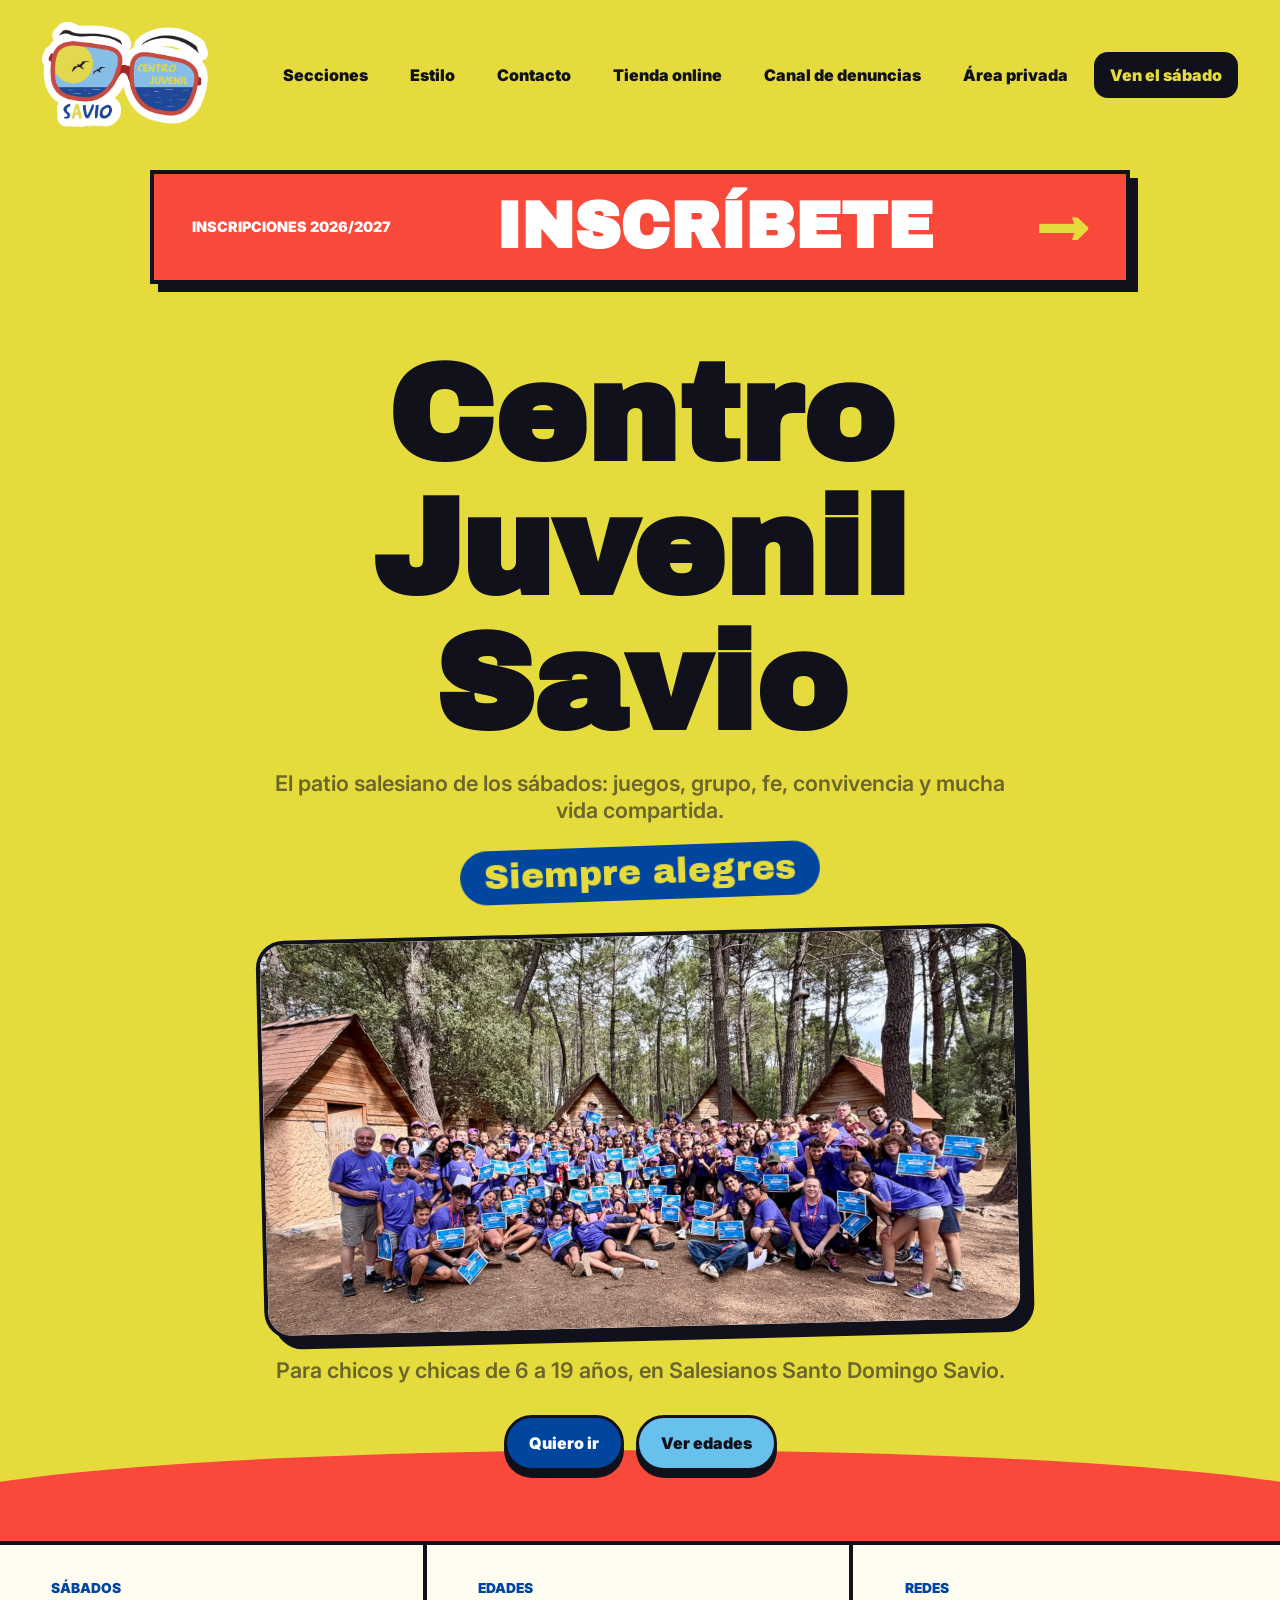
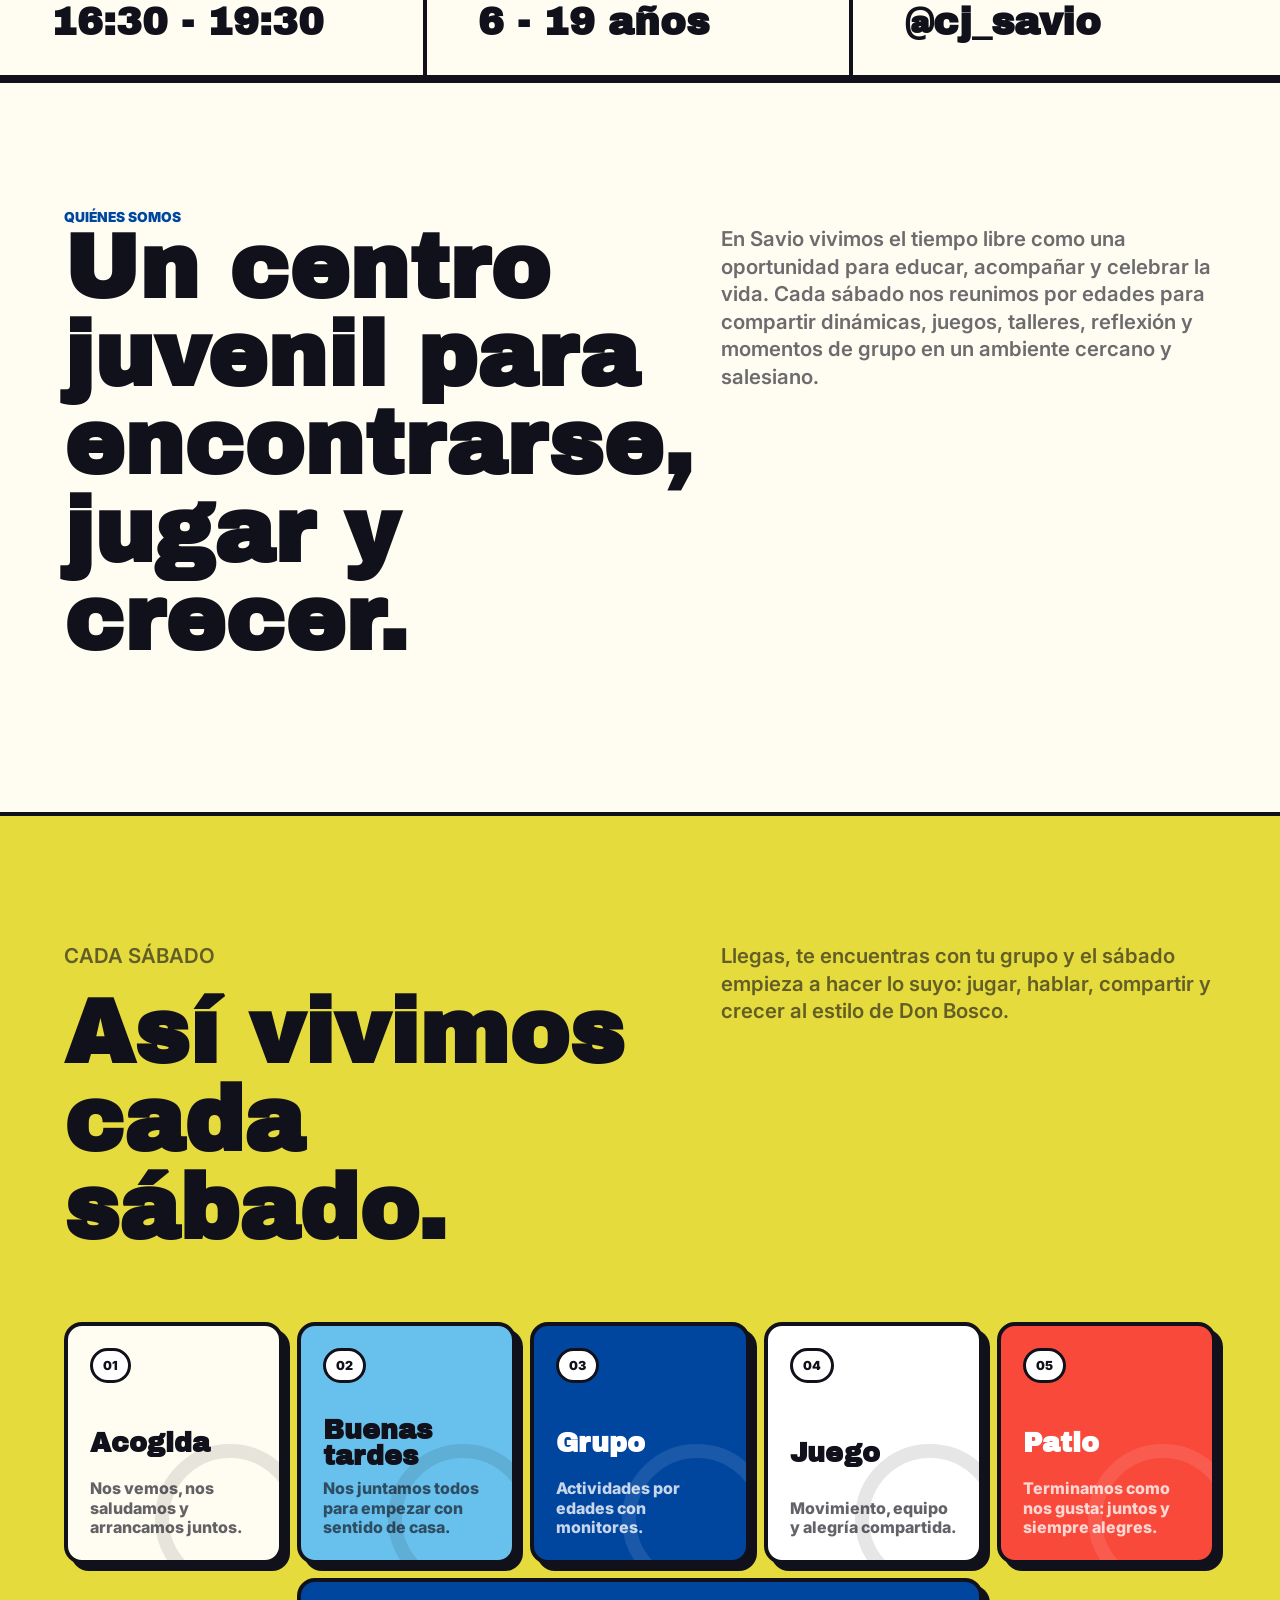
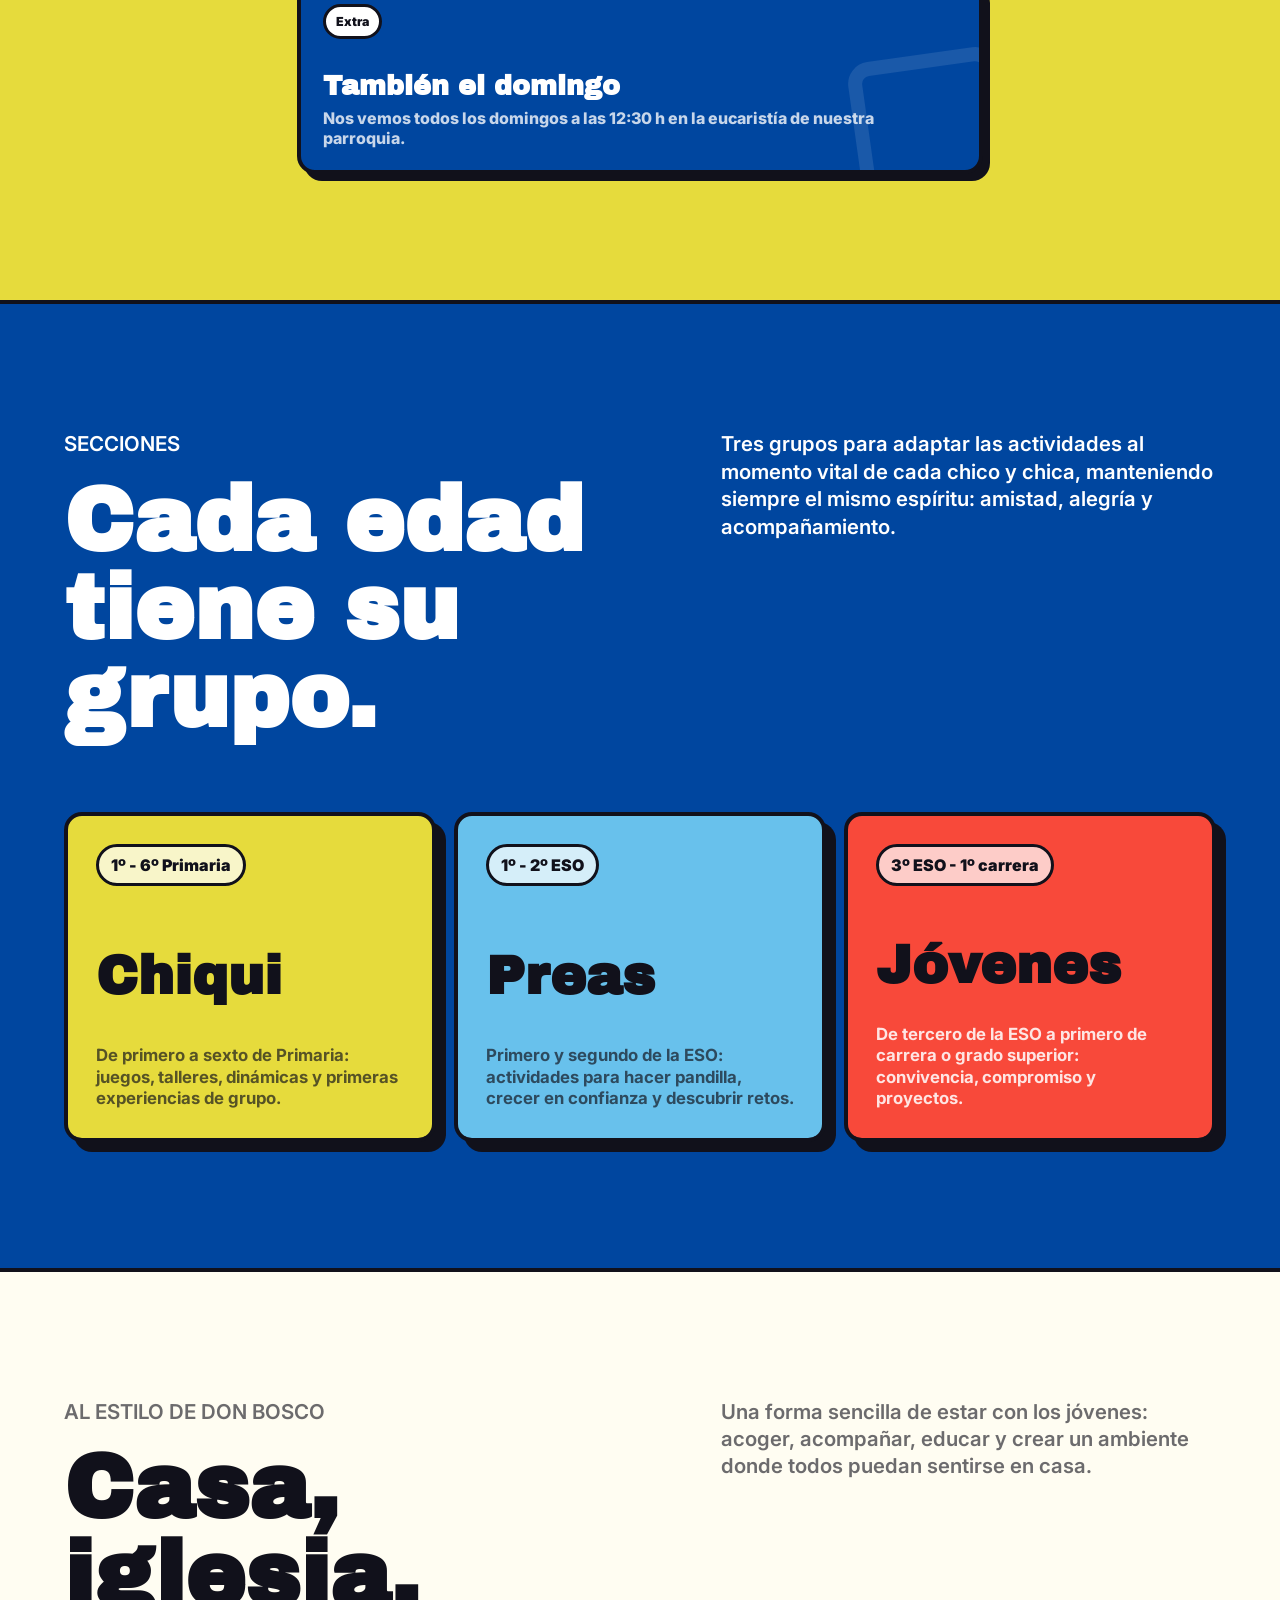
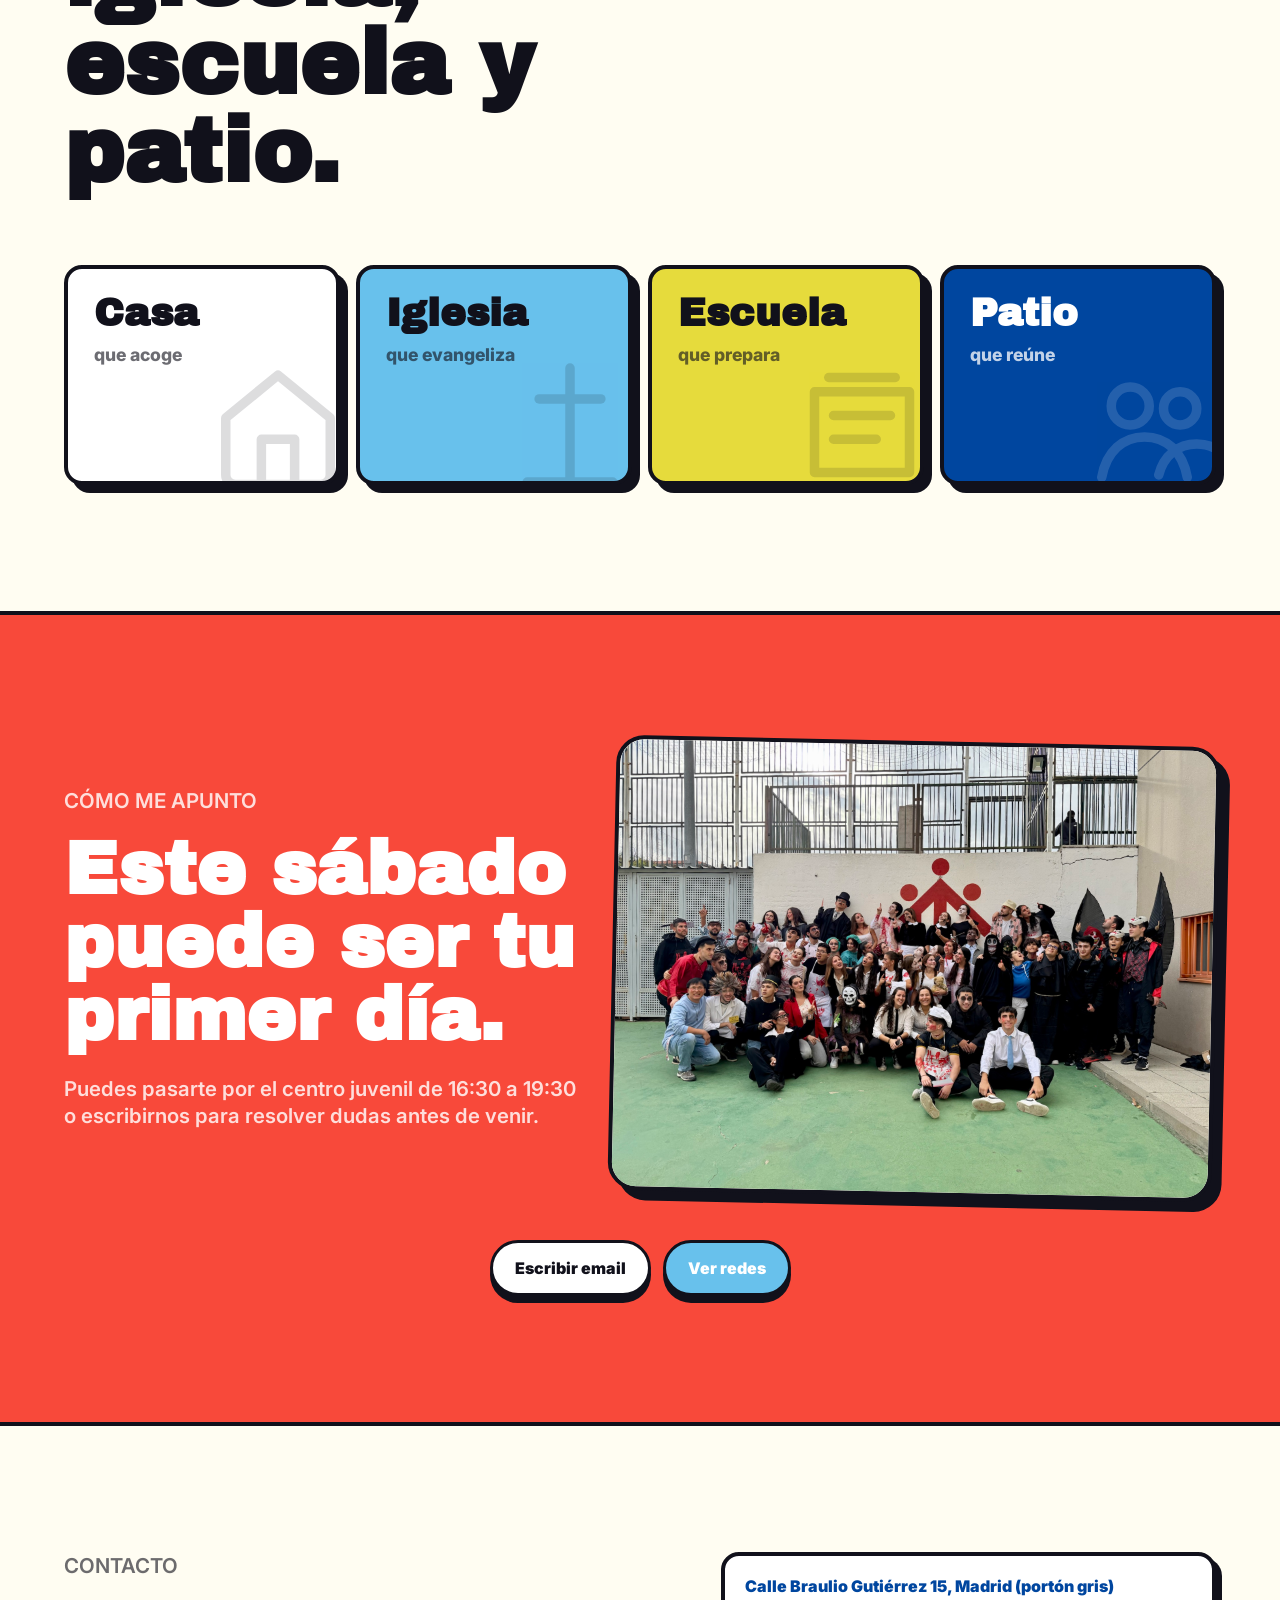
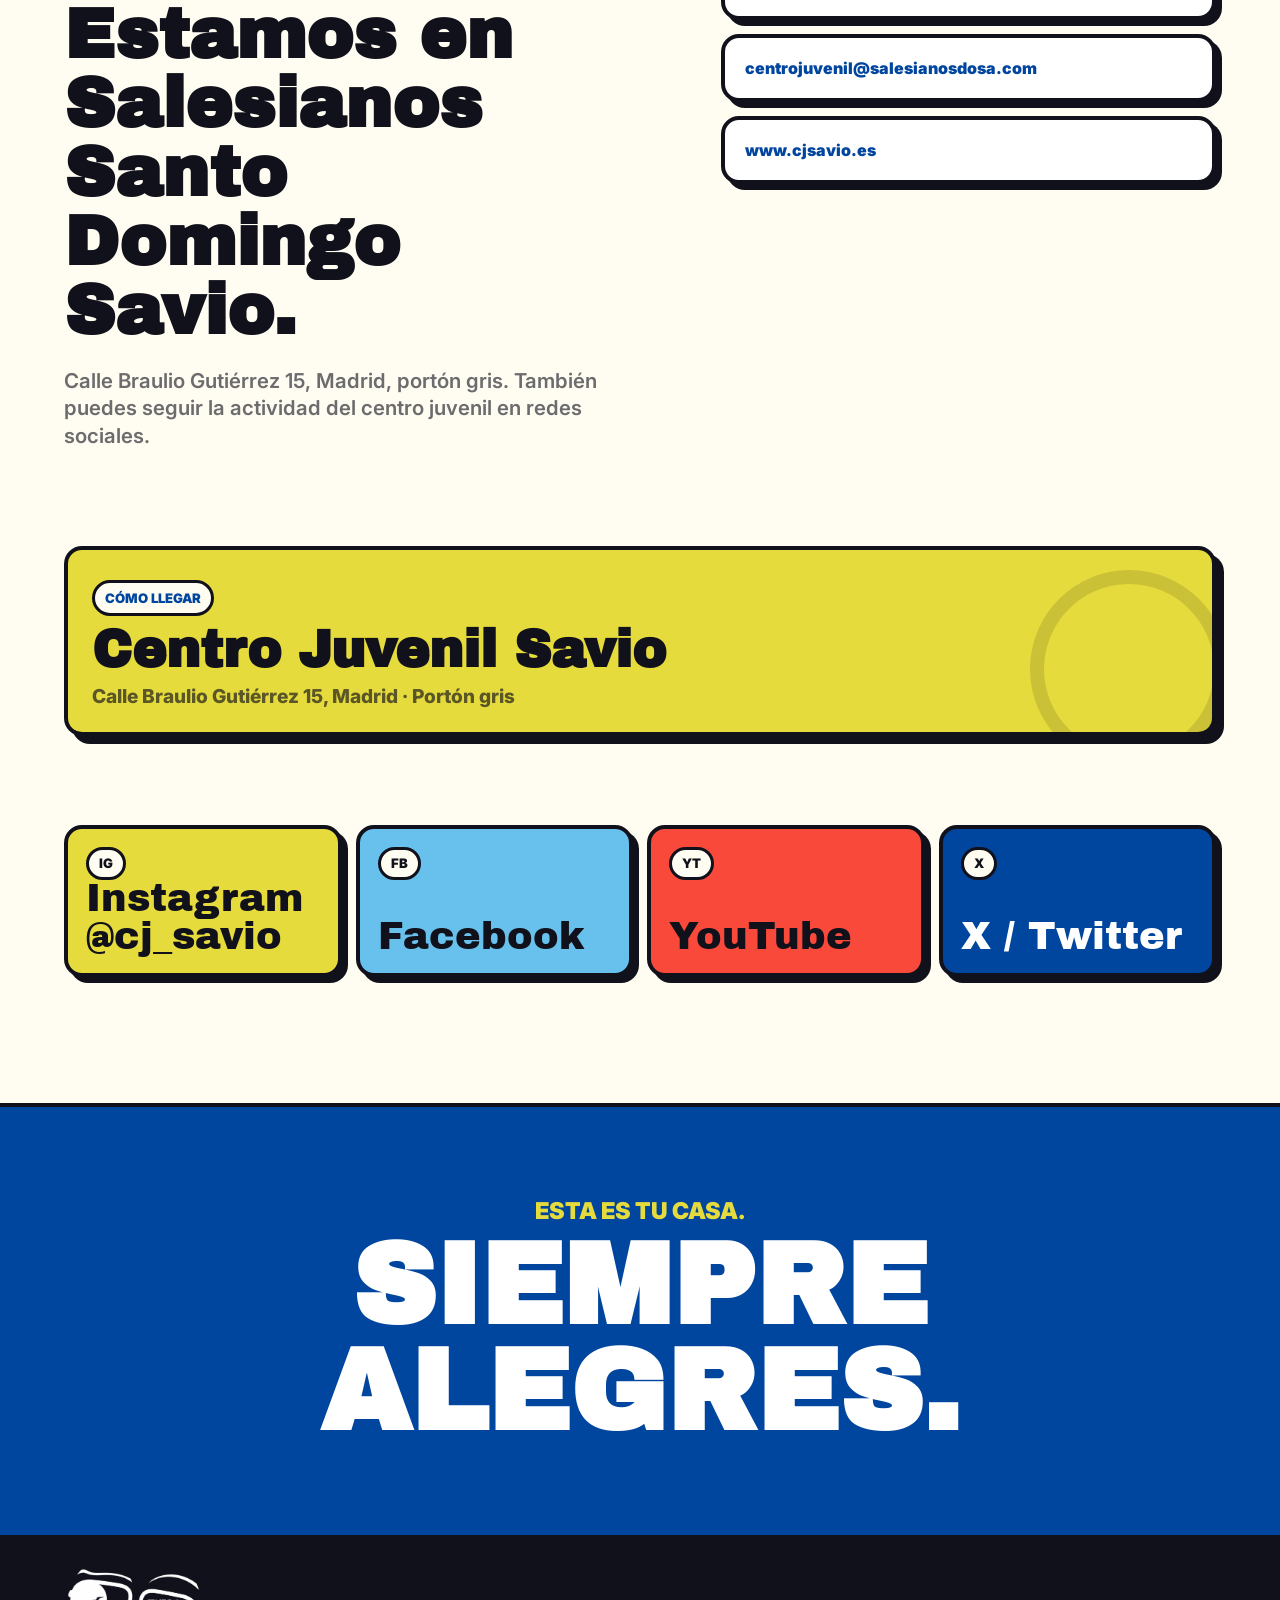
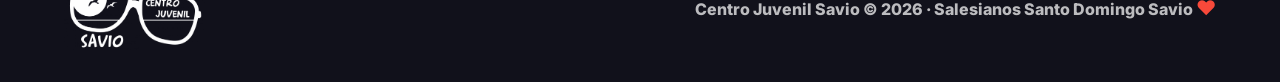
<file: index.html>
<!doctype html>
<html lang="es">
  <head>
    <meta charset="UTF-8" />
    <meta name="viewport" content="width=device-width, initial-scale=1.0" />
    <meta
      name="description"
      content="Centro Juvenil Savio, centro juvenil salesiano en Madrid. Actividades los sábados para niños, adolescentes y jóvenes."
    />
    <title>Centro Juvenil Savio | Siempre alegres</title>
    <link rel="preconnect" href="https://fonts.googleapis.com" />
    <link rel="preconnect" href="https://fonts.gstatic.com" crossorigin />
    <link
      href="https://fonts.googleapis.com/css2?family=Archivo+Black&family=Inter:wght@400;600;800;900&display=swap"
      rel="stylesheet"
    />
    <link rel="stylesheet" href="styles.css" />
  </head>
  <body>
    <header class="site-header" data-header>
      <a class="brand" href="#inicio" aria-label="Centro Juvenil Savio">
        <img src="assets/logo-inicio.png" alt="Centro Juvenil Savio" />
      </a>
      <button class="menu-toggle" type="button" aria-label="Abrir menú" aria-expanded="false" data-menu-toggle>
        <span></span>
        <span></span>
        <span></span>
      </button>
      <nav class="main-nav" data-nav>
        <a href="#secciones">Secciones</a>
        <a href="#estilo">Estilo</a>
        <a href="#contacto">Contacto</a>
        <a href="tienda.html">Tienda online</a>
        <a href="canal-denuncias.html">Canal de denuncias</a>
        <a href="https://confedonbosco.org/areaprivada/">Área privada</a>
        <a class="nav-cta" href="#apuntarse">Ven el sábado</a>
      </nav>
    </header>

    <main>
      <section class="hero" id="inicio">
        <div class="hero-content">
          <a class="enrollment-banner reveal" href="inscripcion.html" aria-label="Inscríbete en el Centro Juvenil Savio">
            <span>Inscripciones 2026/2027</span>
            <strong>Inscríbete</strong>
            <b aria-hidden="true">→</b>
          </a>
          <h1 class="hero-title" aria-label="Centro Juvenil Savio">
            <span class="title-word title-rise">Centro</span>
            <span class="title-word title-rise title-rise-delay">Juvenil</span>
            <span class="title-word title-letters" aria-hidden="true">
              <span>S</span><span>a</span><span>v</span><span>i</span><span>o</span>
            </span>
          </h1>
          <p class="hero-copy reveal">
            El patio salesiano de los sábados: juegos, grupo, fe, convivencia y mucha vida compartida.
          </p>
          <p class="hero-claim reveal pop">Siempre alegres</p>
          <div class="photo-placeholder reveal">
            <img src="assets/foto-inicio.jpg" alt="Jóvenes del Centro Juvenil Savio" />
          </div>
          <p class="hero-copy reveal">
            Para chicos y chicas de 6 a 19 años, en Salesianos Santo Domingo Savio.
          </p>
          <div class="hero-actions" aria-label="Acciones principales">
            <a class="button primary" href="#apuntarse" data-label="Quiero ir">Quiero ir</a>
            <a class="button secondary" href="#secciones" data-label="Ver edades">Ver edades</a>
          </div>
        </div>
      </section>

      <section class="quick-info" aria-label="Información rápida">
        <article class="reveal">
          <span>Sábados</span>
          <strong>16:30 - 19:30</strong>
        </article>
        <article class="reveal">
          <span>Edades</span>
          <strong>6 - 19 años</strong>
        </article>
        <article class="reveal">
          <span>Redes</span>
          <strong>@cj_savio</strong>
        </article>
      </section>

      <section class="section intro-section">
        <div class="section-kicker reveal">Quiénes somos</div>
        <div class="intro-grid">
          <h2 class="reveal pop">Un centro juvenil para encontrarse, jugar y crecer.</h2>
          <p class="reveal">
            En Savio vivimos el tiempo libre como una oportunidad para educar, acompañar y celebrar la vida.
            Cada sábado nos reunimos por edades para compartir dinámicas, juegos, talleres, reflexión y momentos
            de grupo en un ambiente cercano y salesiano.
          </p>
        </div>
      </section>

      <section class="section saturday-section">
        <div class="section-heading compact">
          <div>
            <p class="section-kicker reveal">Cada sábado</p>
            <h2 class="reveal pop">Así vivimos cada sábado.</h2>
          </div>
          <p class="reveal">
            Llegas, te encuentras con tu grupo y el sábado empieza a hacer lo suyo: jugar, hablar, compartir y crecer
            al estilo de Don Bosco.
          </p>
        </div>
        <div class="saturday-flow" aria-label="Qué hacemos cada sábado">
          <article class="reveal">
            <span>01</span>
            <strong>Acogida</strong>
            <p>Nos vemos, nos saludamos y arrancamos juntos.</p>
          </article>
          <article class="reveal">
            <span>02</span>
            <strong>Buenas tardes</strong>
            <p>Nos juntamos todos para empezar con sentido de casa.</p>
          </article>
          <article class="reveal">
            <span>03</span>
            <strong>Grupo</strong>
            <p>Actividades por edades con monitores.</p>
          </article>
          <article class="reveal">
            <span>04</span>
            <strong>Juego</strong>
            <p>Movimiento, equipo y alegría compartida.</p>
          </article>
          <article class="reveal">
            <span>05</span>
            <strong>Patio</strong>
            <p>Terminamos como nos gusta: juntos y siempre alegres.</p>
          </article>
          <article class="saturday-extra reveal">
            <span>Extra</span>
            <strong>También el domingo</strong>
            <p>Nos vemos todos los domingos a las 12:30 h en la eucaristía de nuestra parroquia.</p>
          </article>
        </div>
      </section>

      <section class="section sections-band" id="secciones">
        <div class="section-heading">
          <div>
            <p class="section-kicker reveal">Secciones</p>
            <h2 class="reveal pop">Cada edad tiene su grupo.</h2>
          </div>
          <p class="reveal">
            Tres grupos para adaptar las actividades al momento vital de cada chico y chica, manteniendo siempre
            el mismo espíritu: amistad, alegría y acompañamiento.
          </p>
        </div>
        <div class="age-grid">
          <article class="age-card chiqui reveal">
            <p>1º - 6º Primaria</p>
            <h3>Chiqui</h3>
            <span>De primero a sexto de Primaria: juegos, talleres, dinámicas y primeras experiencias de grupo.</span>
          </article>
          <article class="age-card preas reveal">
            <p>1º - 2º ESO</p>
            <h3>Preas</h3>
            <span>Primero y segundo de la ESO: actividades para hacer pandilla, crecer en confianza y descubrir retos.</span>
          </article>
          <article class="age-card jovenes reveal">
            <p>3º ESO - 1º carrera</p>
            <h3>Jóvenes</h3>
            <span>De tercero de la ESO a primero de carrera o grado superior: convivencia, compromiso y proyectos.</span>
          </article>
        </div>
      </section>

      <section class="section style-section" id="estilo">
        <div class="section-heading compact">
          <div>
            <p class="section-kicker reveal">Al estilo de Don Bosco</p>
            <h2 class="reveal pop">Casa, iglesia, escuela y patio.</h2>
          </div>
          <p class="reveal">
            Una forma sencilla de estar con los jóvenes: acoger, acompañar, educar y crear un ambiente donde
            todos puedan sentirse en casa.
          </p>
        </div>
        <div class="pillars">
          <article class="reveal">
            <svg class="pillar-icon" viewBox="0 0 64 64" aria-hidden="true">
              <path d="M10 29 32 11l22 18v24a4 4 0 0 1-4 4H14a4 4 0 0 1-4-4Z" />
              <path d="M25 57V38h14v19" />
            </svg>
            <strong>Casa</strong>
            <span>que acoge</span>
          </article>
          <article class="reveal">
            <svg class="pillar-icon" viewBox="0 0 64 64" aria-hidden="true">
              <path d="M32 8v48" />
              <path d="M19 21h26" />
              <path d="M14 56h36" />
            </svg>
            <strong>Iglesia</strong>
            <span>que evangeliza</span>
          </article>
          <article class="reveal">
            <svg class="pillar-icon" viewBox="0 0 64 64" aria-hidden="true">
              <path d="M12 18h40v34H12z" />
              <path d="M18 12h28" />
              <path d="M20 28h24M20 38h18" />
            </svg>
            <strong>Escuela</strong>
            <span>que prepara</span>
          </article>
          <article class="reveal">
            <svg class="pillar-icon" viewBox="0 0 64 64" aria-hidden="true">
              <circle cx="22" cy="24" r="8" />
              <circle cx="43" cy="25" r="7" />
              <path d="M10 54c2-11 9-17 18-17s16 6 18 17" />
              <path d="M34 53c2-8 8-13 16-13 3 0 5 .5 7 1.5" />
            </svg>
            <strong>Patio</strong>
            <span>que reúne</span>
          </article>
        </div>
      </section>

      <section class="join-section" id="apuntarse">
        <div class="join-inner">
          <div class="join-copy">
            <p class="section-kicker reveal">Cómo me apunto</p>
            <h2 class="reveal pop">Este sábado puede ser tu primer día.</h2>
            <p class="reveal">
              Puedes pasarte por el centro juvenil de 16:30 a 19:30 o escribirnos para resolver dudas antes de venir.
            </p>
          </div>
          <div class="join-photo reveal">
            <img src="assets/foto-apuntarse.jpg" alt="Grupo del Centro Juvenil Savio" />
          </div>
          <div class="join-actions">
            <a class="button primary" href="mailto:centrojuvenil@salesianosdosa.com" data-label="Escribir email">Escribir email</a>
            <a class="button secondary" href="#contacto" data-label="Ver redes">Ver redes</a>
          </div>
        </div>
      </section>

      <section class="section contact-section" id="contacto">
        <div class="contact-copy">
          <p class="section-kicker reveal">Contacto</p>
          <h2 class="reveal pop">Estamos en Salesianos Santo Domingo Savio.</h2>
          <p class="reveal">
            Calle Braulio Gutiérrez 15, Madrid, portón gris. También puedes seguir la actividad del centro juvenil
            en redes sociales.
          </p>
        </div>
        <div class="contact-list reveal">
          <a href="https://www.google.com/maps/search/?api=1&query=Centro+Juvenil+Savio+Calle+Braulio+Gutierrez+15+Madrid" target="_blank" rel="noreferrer">
            Calle Braulio Gutiérrez 15, Madrid (portón gris)
          </a>
          <a href="mailto:centrojuvenil@salesianosdosa.com">centrojuvenil@salesianosdosa.com</a>
          <a href="https://www.cjsavio.es" target="_blank" rel="noreferrer">www.cjsavio.es</a>
        </div>
        <a class="map-card reveal" href="https://www.google.com/maps/search/?api=1&query=Centro+Juvenil+Savio+Calle+Braulio+Gutierrez+15+Madrid" target="_blank" rel="noreferrer">
          <span>Cómo llegar</span>
          <strong>Centro Juvenil Savio</strong>
          <p>Calle Braulio Gutiérrez 15, Madrid · Portón gris</p>
        </a>
        <div class="social-grid reveal" aria-label="Redes sociales">
          <a href="https://www.instagram.com/cj_savio/" target="_blank" rel="noreferrer">
            <span>IG</span>
            Instagram<br />@cj_savio
          </a>
          <a href="https://www.facebook.com/" target="_blank" rel="noreferrer">
            <span>FB</span>
            Facebook
          </a>
          <a href="https://www.youtube.com/" target="_blank" rel="noreferrer">
            <span>YT</span>
            YouTube
          </a>
          <a href="https://twitter.com/" target="_blank" rel="noreferrer">
            <span>X</span>
            X / Twitter
          </a>
        </div>
      </section>

      <section class="closing-band" aria-label="Lema pastoral">
        <p class="reveal">Esta es tu casa.</p>
        <strong class="reveal">Siempre alegres.</strong>
      </section>
    </main>

    <footer class="site-footer">
      <img src="assets/centro-juvenil-white.png" alt="Centro Juvenil Savio" />
      <p>Centro Juvenil Savio © 2026 · Salesianos Santo Domingo Savio <span aria-hidden="true">&hearts;</span></p>
    </footer>

    <script src="script.js?v=inscripcion-1"></script>
  </body>
</html>
</file>
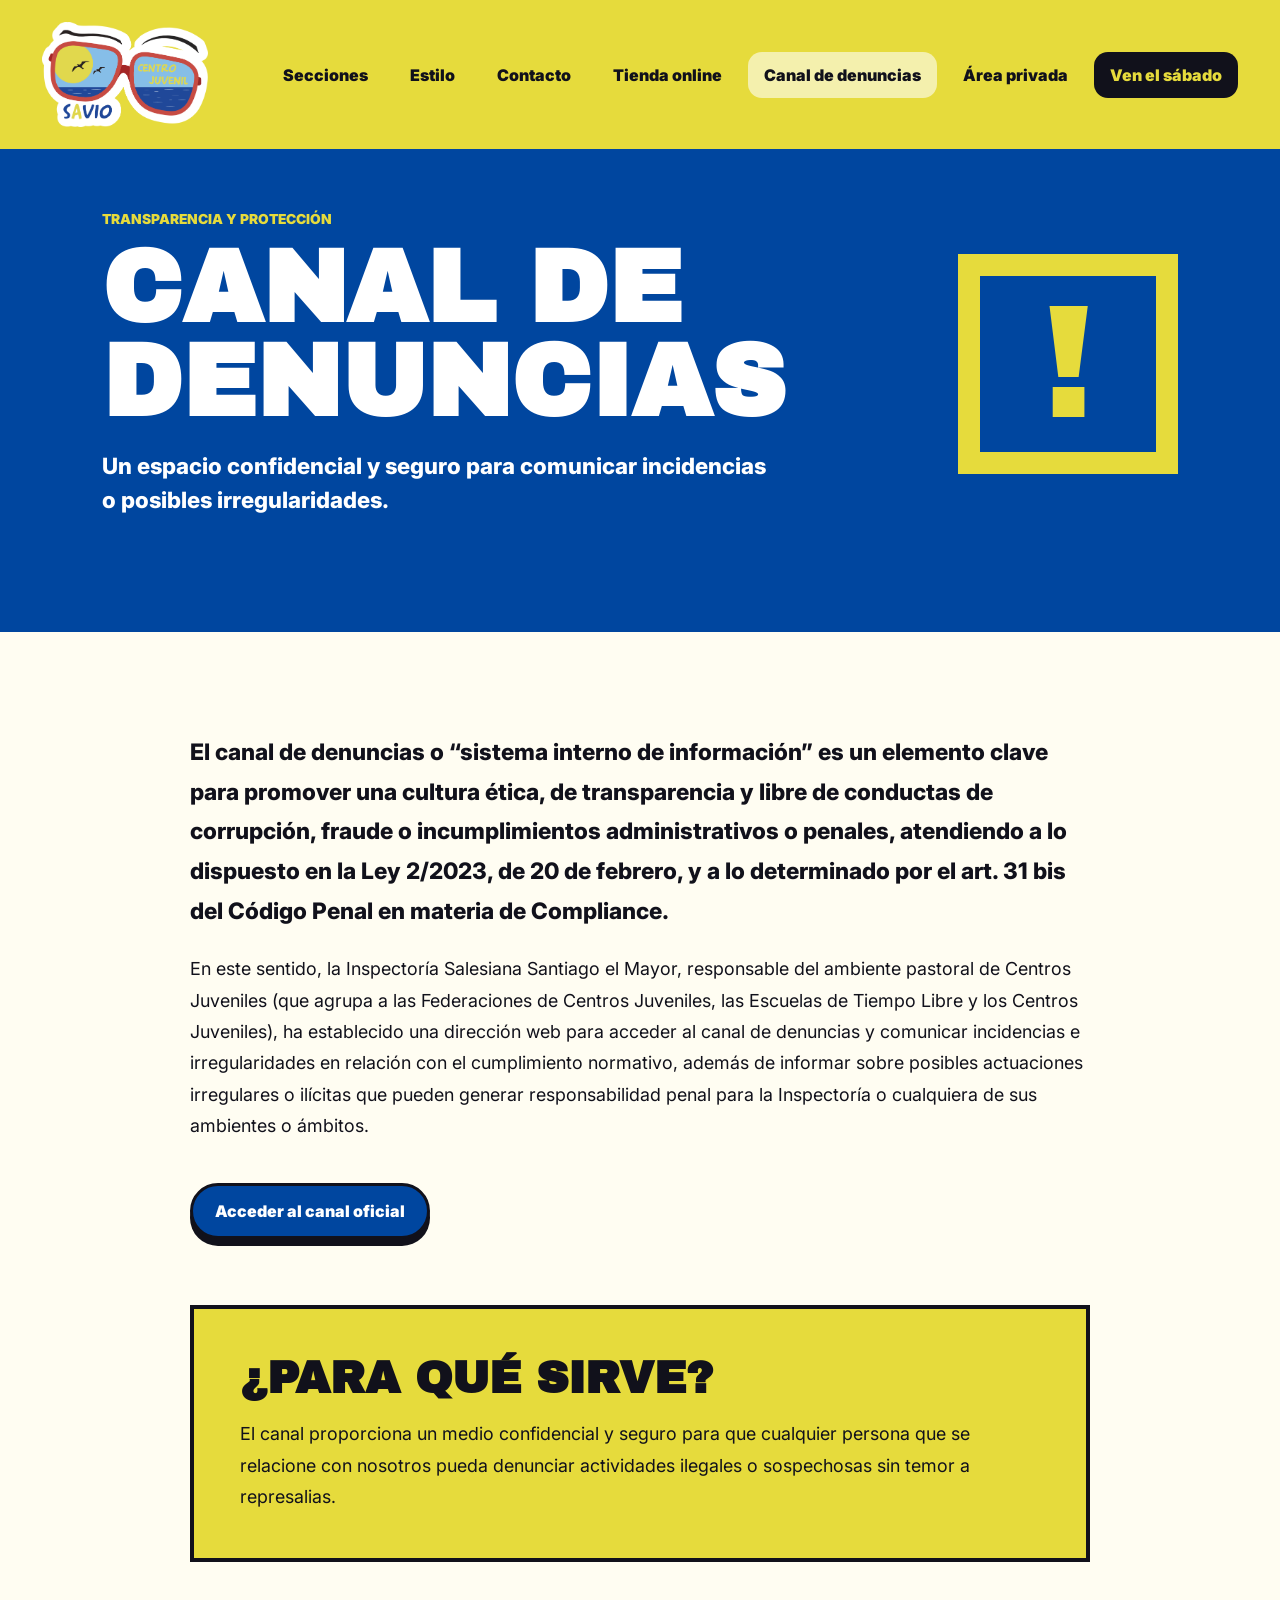
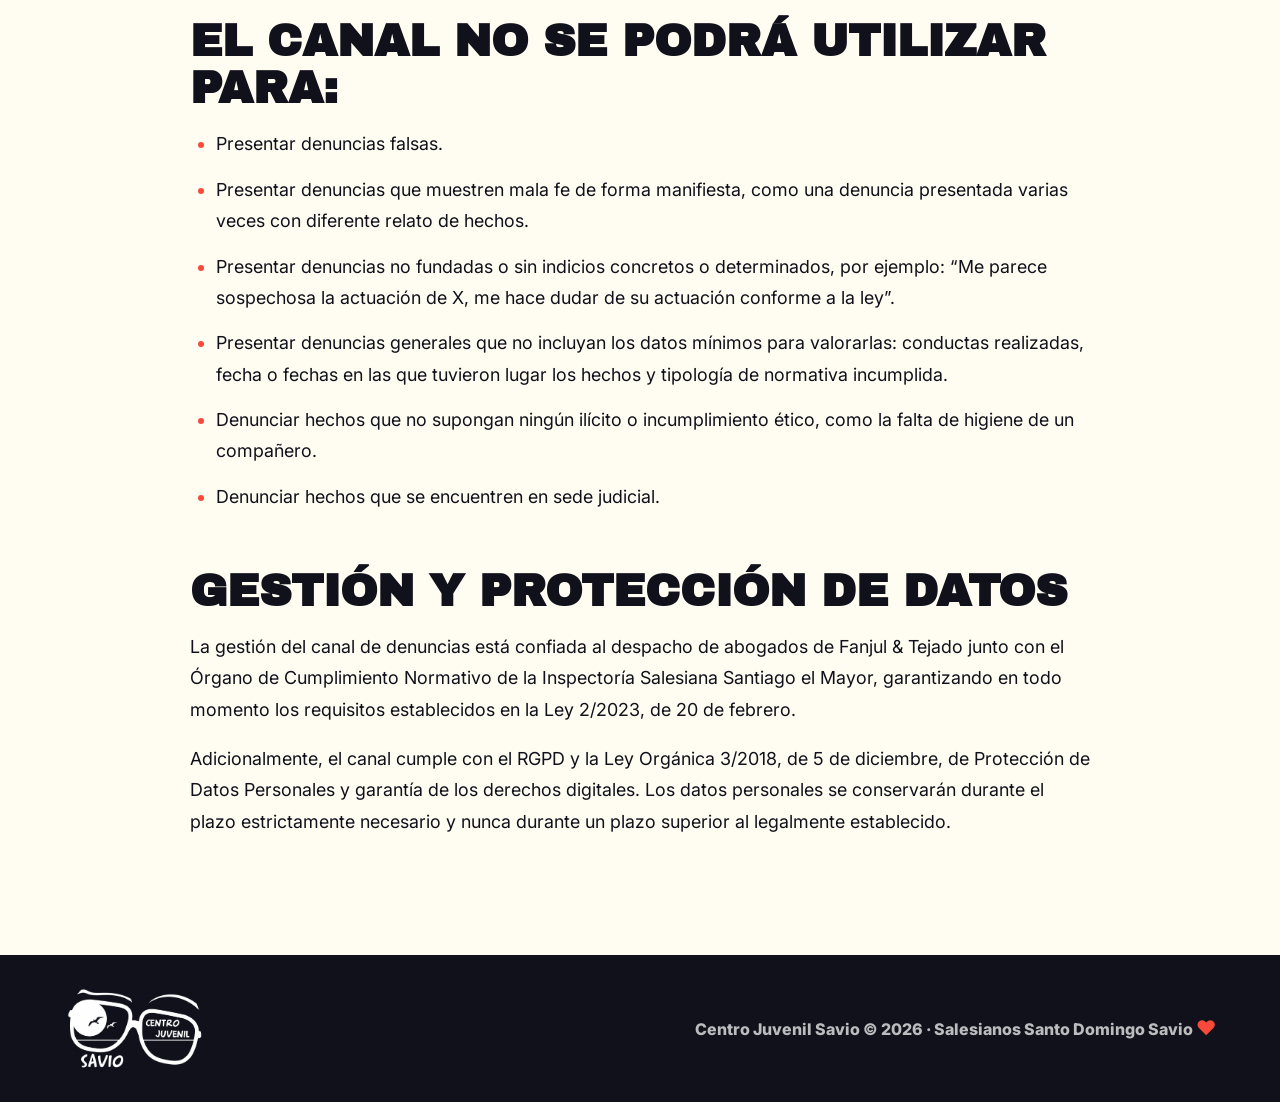
<file: canal-denuncias.html>
<!doctype html>
<html lang="es">
  <head>
    <meta charset="UTF-8" />
    <meta name="viewport" content="width=device-width, initial-scale=1.0" />
    <meta
      name="description"
      content="Información y acceso al canal de denuncias del Centro Juvenil Savio y la Inspectoría Salesiana Santiago el Mayor."
    />
    <title>Canal de denuncias | Centro Juvenil Savio</title>
    <link rel="preconnect" href="https://fonts.googleapis.com" />
    <link rel="preconnect" href="https://fonts.gstatic.com" crossorigin />
    <link
      href="https://fonts.googleapis.com/css2?family=Archivo+Black&family=Inter:wght@400;600;800;900&display=swap"
      rel="stylesheet"
    />
    <link rel="stylesheet" href="styles.css" />
  </head>
  <body class="reporting-page">
    <header class="site-header" data-header>
      <a class="brand" href="index.html#inicio" aria-label="Centro Juvenil Savio">
        <img src="assets/logo-inicio.png" alt="Centro Juvenil Savio" />
      </a>
      <button class="menu-toggle" type="button" aria-label="Abrir menú" aria-expanded="false" data-menu-toggle>
        <span></span>
        <span></span>
        <span></span>
      </button>
      <nav class="main-nav" data-nav>
        <a href="index.html#secciones">Secciones</a>
        <a href="index.html#estilo">Estilo</a>
        <a href="index.html#contacto">Contacto</a>
        <a href="tienda.html">Tienda online</a>
        <a href="canal-denuncias.html" aria-current="page">Canal de denuncias</a>
        <a href="https://confedonbosco.org/areaprivada/">Área privada</a>
        <a class="nav-cta" href="index.html#apuntarse">Ven el sábado</a>
      </nav>
    </header>

    <main class="reporting-main">
      <section class="reporting-hero">
        <div class="reporting-hero-copy construction-enter">
          <p class="section-kicker">Transparencia y protección</p>
          <h1>Canal de denuncias</h1>
          <p>Un espacio confidencial y seguro para comunicar incidencias o posibles irregularidades.</p>
        </div>
        <div class="reporting-symbol construction-enter" aria-hidden="true">!</div>
      </section>

      <section class="reporting-content">
        <p>
          El canal de denuncias o “sistema interno de información” es un elemento clave para promover una cultura
          ética, de transparencia y libre de conductas de corrupción, fraude o incumplimientos administrativos o
          penales, atendiendo a lo dispuesto en la Ley 2/2023, de 20 de febrero, y a lo determinado por el art. 31
          bis del Código Penal en materia de Compliance.
        </p>

        <p>
          En este sentido, la Inspectoría Salesiana Santiago el Mayor, responsable del ambiente pastoral de Centros
          Juveniles (que agrupa a las Federaciones de Centros Juveniles, las Escuelas de Tiempo Libre y los Centros
          Juveniles), ha establecido una dirección web para acceder al canal de denuncias y comunicar incidencias e
          irregularidades en relación con el cumplimiento normativo, además de informar sobre posibles actuaciones
          irregulares o ilícitas que pueden generar responsabilidad penal para la Inspectoría o cualquiera de sus
          ambientes o ámbitos.
        </p>

        <a
          class="button primary reporting-link"
          href="https://www.salesianos.es/canaldedenuncias/"
          target="_blank"
          rel="noreferrer"
          data-label="Acceder al canal oficial"
        >Acceder al canal oficial</a>

        <div class="reporting-notice">
          <h2>¿Para qué sirve?</h2>
          <p>
            El canal proporciona un medio confidencial y seguro para que cualquier persona que se relacione con
            nosotros pueda denunciar actividades ilegales o sospechosas sin temor a represalias.
          </p>
        </div>

        <h2>El canal no se podrá utilizar para:</h2>
        <ul class="reporting-list">
          <li>Presentar denuncias falsas.</li>
          <li>
            Presentar denuncias que muestren mala fe de forma manifiesta, como una denuncia presentada varias veces
            con diferente relato de hechos.
          </li>
          <li>
            Presentar denuncias no fundadas o sin indicios concretos o determinados, por ejemplo: “Me parece
            sospechosa la actuación de X, me hace dudar de su actuación conforme a la ley”.
          </li>
          <li>
            Presentar denuncias generales que no incluyan los datos mínimos para valorarlas: conductas realizadas,
            fecha o fechas en las que tuvieron lugar los hechos y tipología de normativa incumplida.
          </li>
          <li>
            Denunciar hechos que no supongan ningún ilícito o incumplimiento ético, como la falta de higiene de un
            compañero.
          </li>
          <li>Denunciar hechos que se encuentren en sede judicial.</li>
        </ul>

        <h2>Gestión y protección de datos</h2>
        <p>
          La gestión del canal de denuncias está confiada al despacho de abogados de Fanjul &amp; Tejado junto con el
          Órgano de Cumplimiento Normativo de la Inspectoría Salesiana Santiago el Mayor, garantizando en todo
          momento los requisitos establecidos en la Ley 2/2023, de 20 de febrero.
        </p>
        <p>
          Adicionalmente, el canal cumple con el RGPD y la Ley Orgánica 3/2018, de 5 de diciembre, de Protección de
          Datos Personales y garantía de los derechos digitales. Los datos personales se conservarán durante el
          plazo estrictamente necesario y nunca durante un plazo superior al legalmente establecido.
        </p>
      </section>
    </main>

    <footer class="site-footer">
      <img src="assets/centro-juvenil-white.png" alt="Centro Juvenil Savio" />
      <p>Centro Juvenil Savio © 2026 · Salesianos Santo Domingo Savio <span aria-hidden="true">♥</span></p>
    </footer>

    <script src="script.js"></script>
  </body>
</html>
</file>
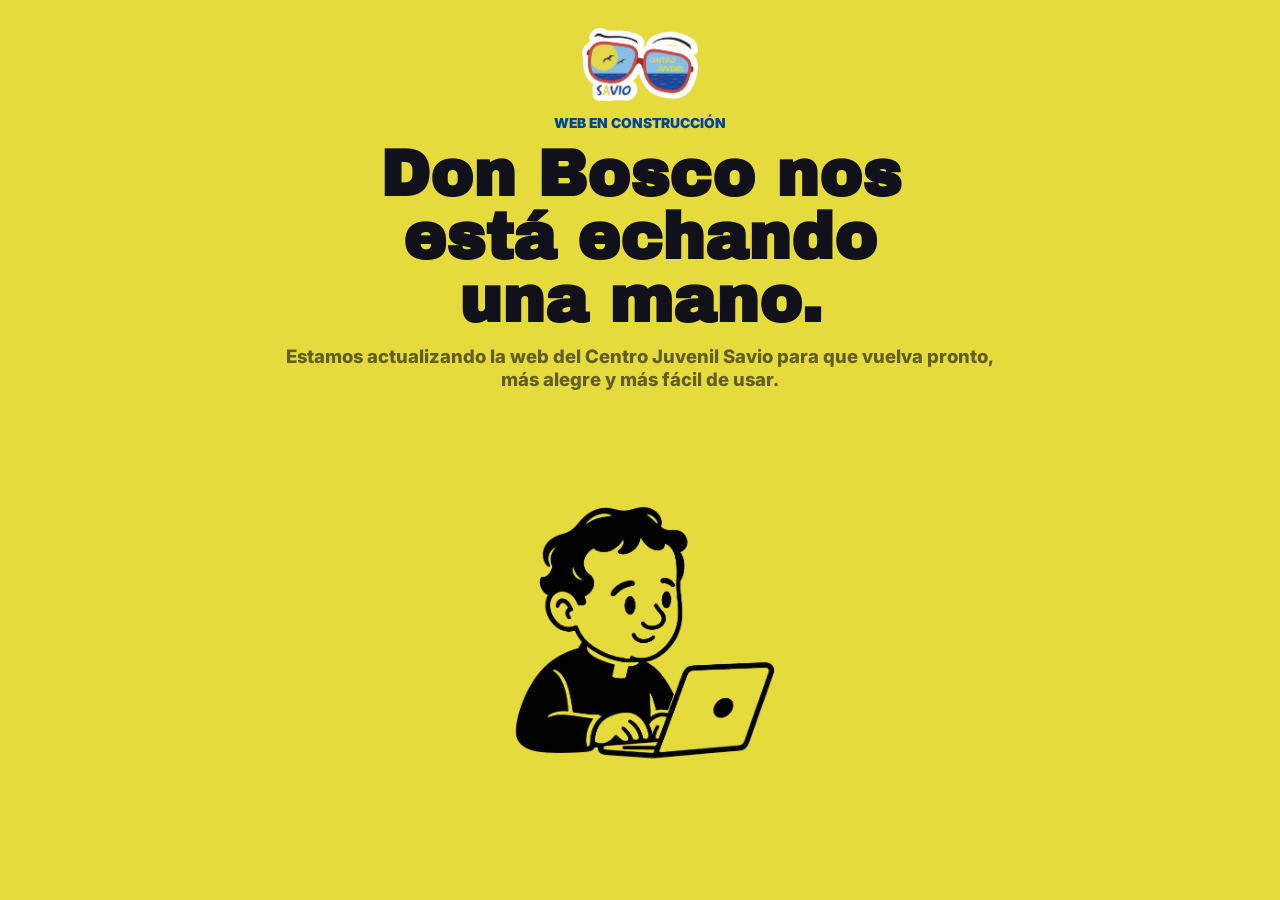
<file: construccion.html>
<!doctype html>
<html lang="es">
  <head>
    <meta charset="UTF-8" />
    <meta name="viewport" content="width=device-width, initial-scale=1.0" />
    <meta
      name="description"
      content="La web del Centro Juvenil Savio está en construcción. Volvemos pronto."
    />
    <title>Web en construcción | Centro Juvenil Savio</title>
    <link rel="preconnect" href="https://fonts.googleapis.com" />
    <link rel="preconnect" href="https://fonts.gstatic.com" crossorigin />
    <link
      href="https://fonts.googleapis.com/css2?family=Archivo+Black&family=Inter:wght@400;600;800;900&display=swap"
      rel="stylesheet"
    />
    <link rel="stylesheet" href="styles.css" />
  </head>
  <body class="construction-body">
    <main class="construction-page">
      <img class="construction-logo construction-enter" src="assets/logo-inicio.png" alt="Centro Juvenil Savio" />
      <section class="construction-panel">
        <div class="construction-copy construction-enter">
          <p class="section-kicker">Web en construcción</p>
          <h1>Don Bosco nos está echando una mano.</h1>
          <p>
            Estamos actualizando la web del Centro Juvenil Savio para que vuelva pronto, más alegre y más fácil de usar.
          </p>
        </div>
        <div class="construction-art-wrap construction-enter">
          <img
            class="construction-art"
            src="assets/construccion-ilustracion.png"
            alt="Ilustración para la web en construcción"
          />
        </div>
      </section>
    </main>
  </body>
</html>
</file>
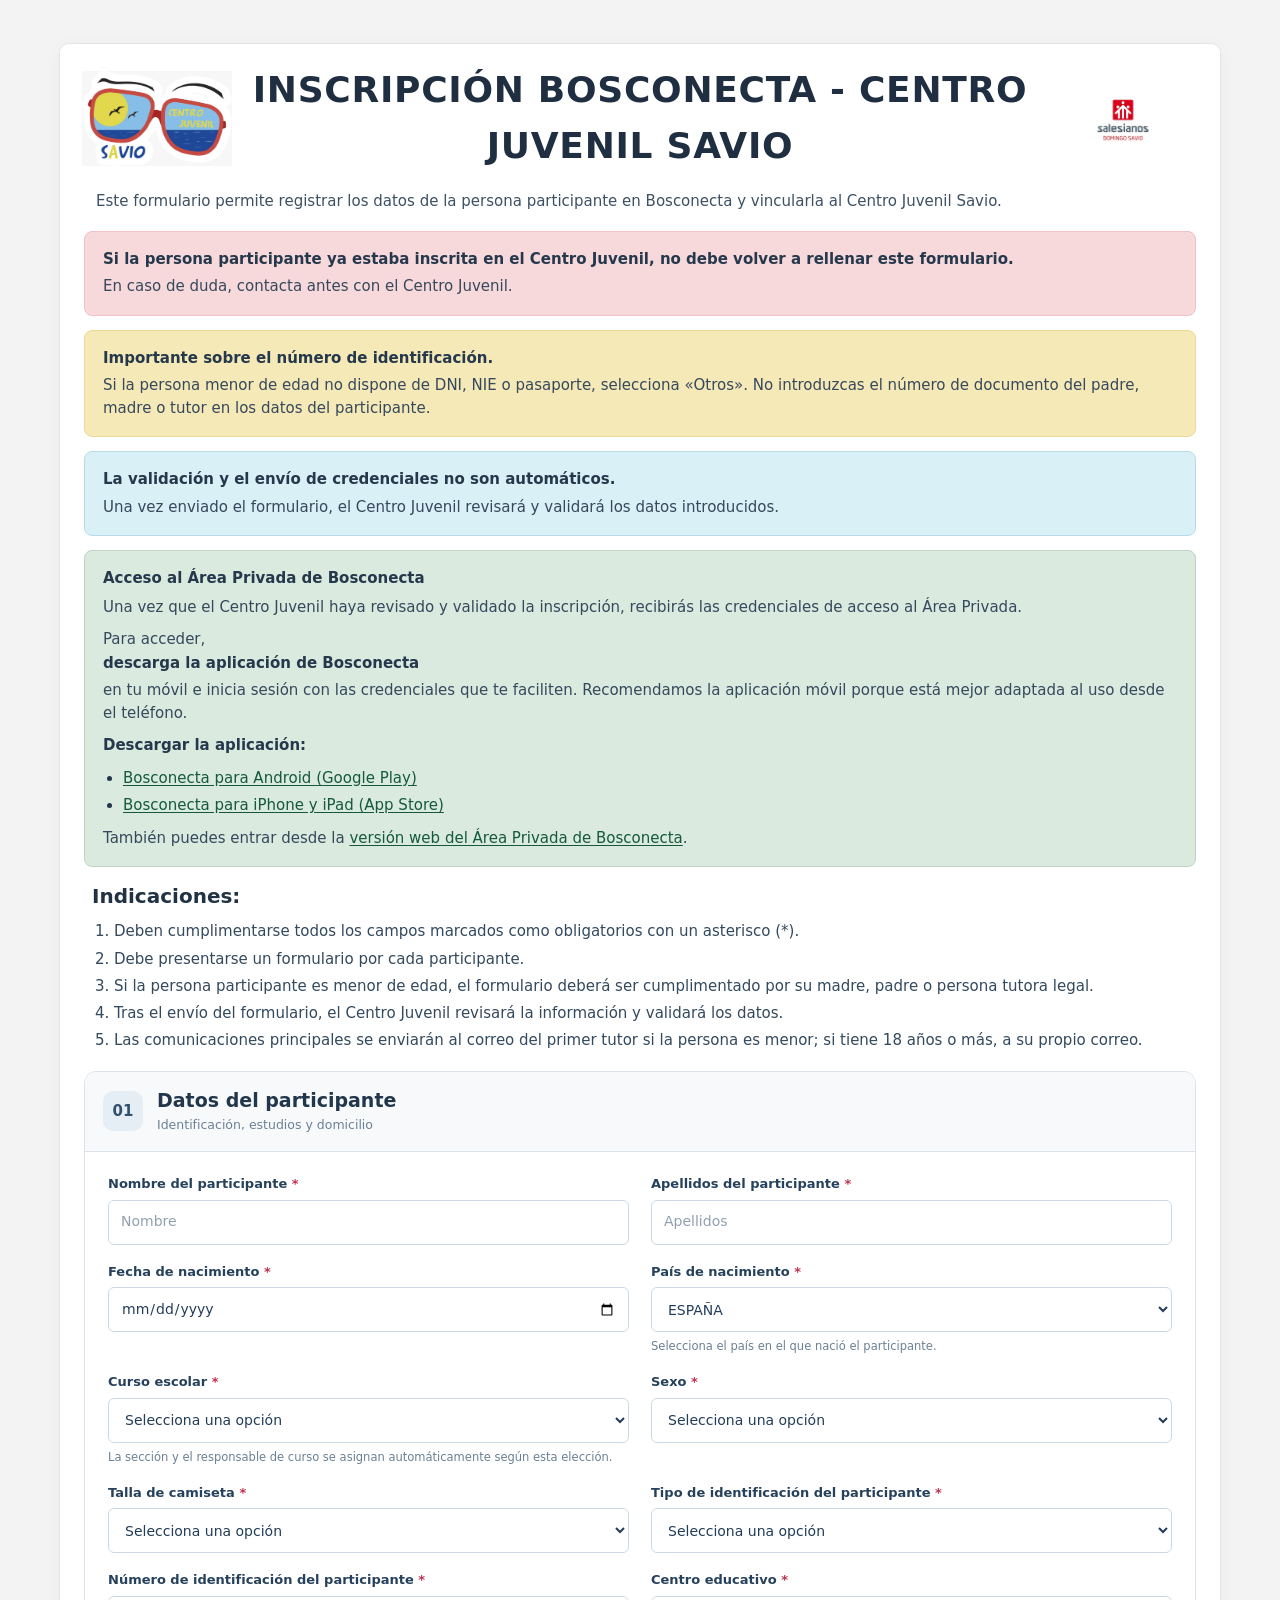
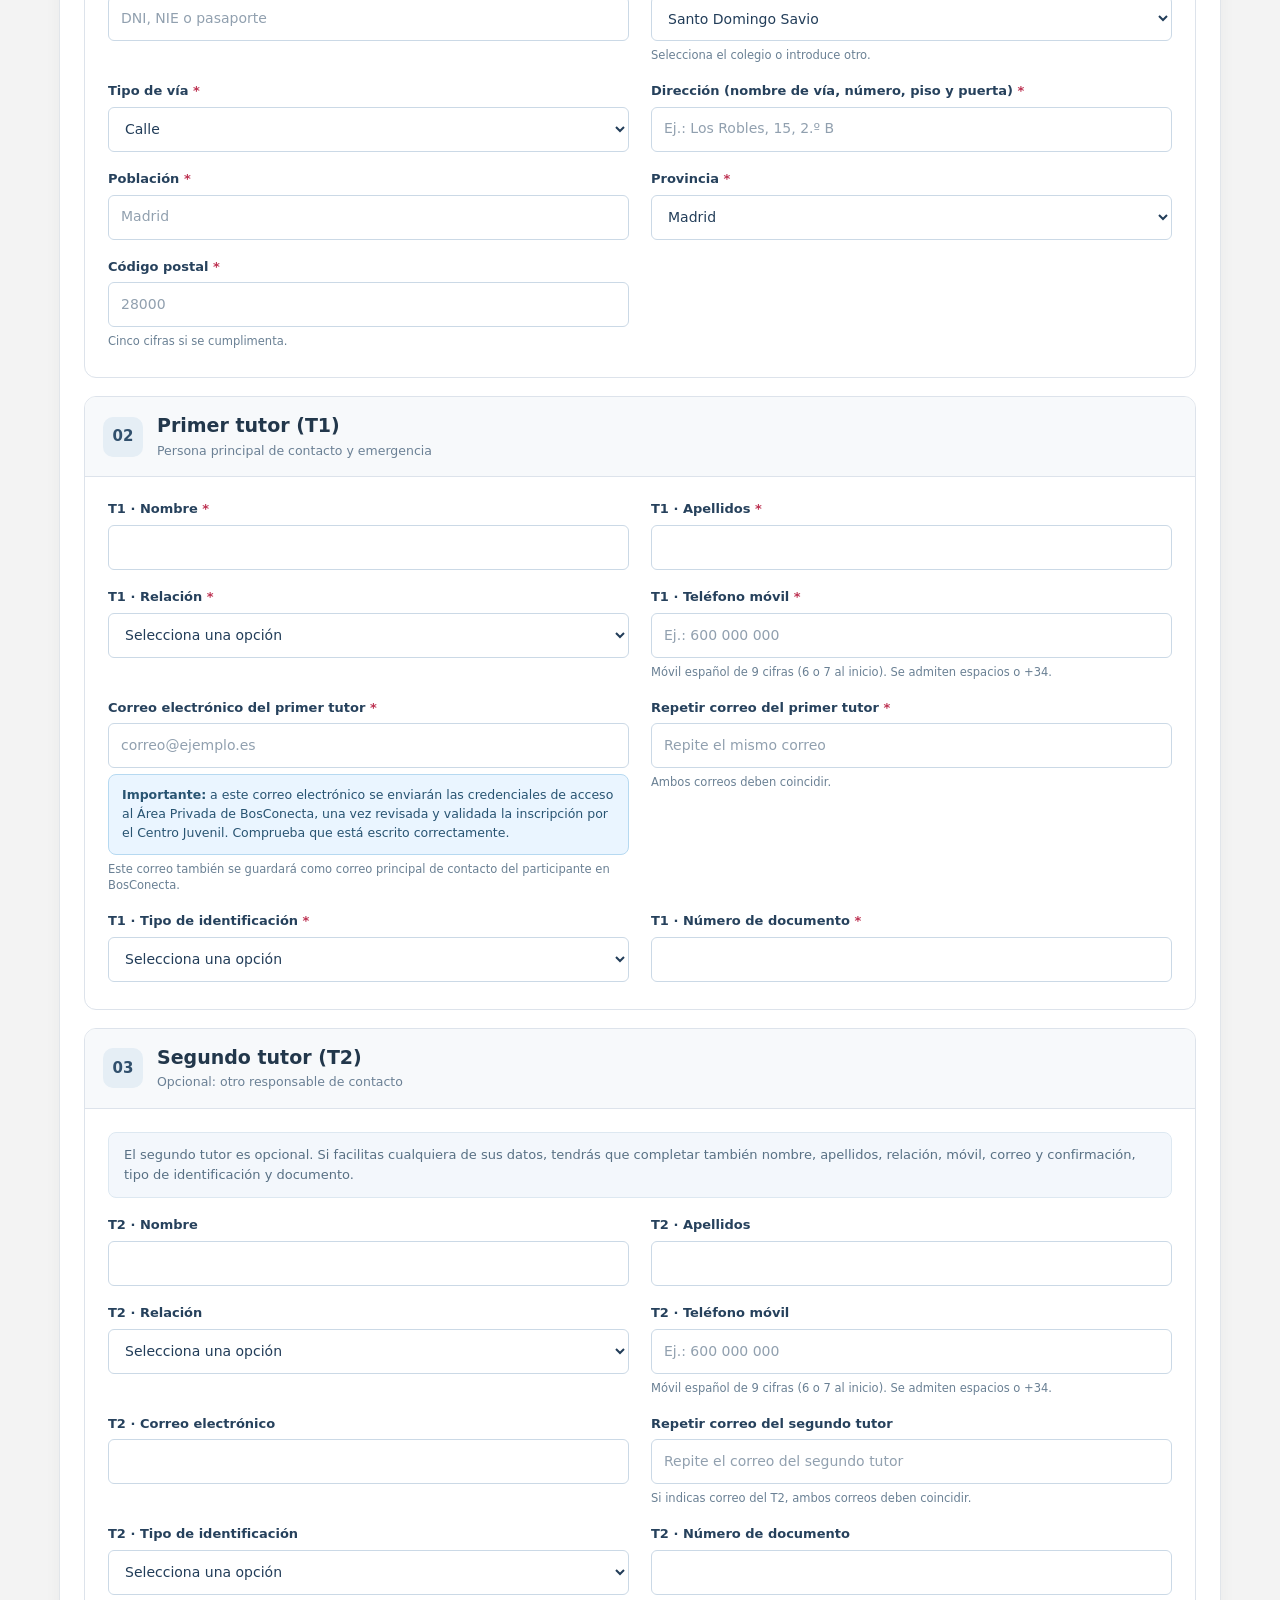
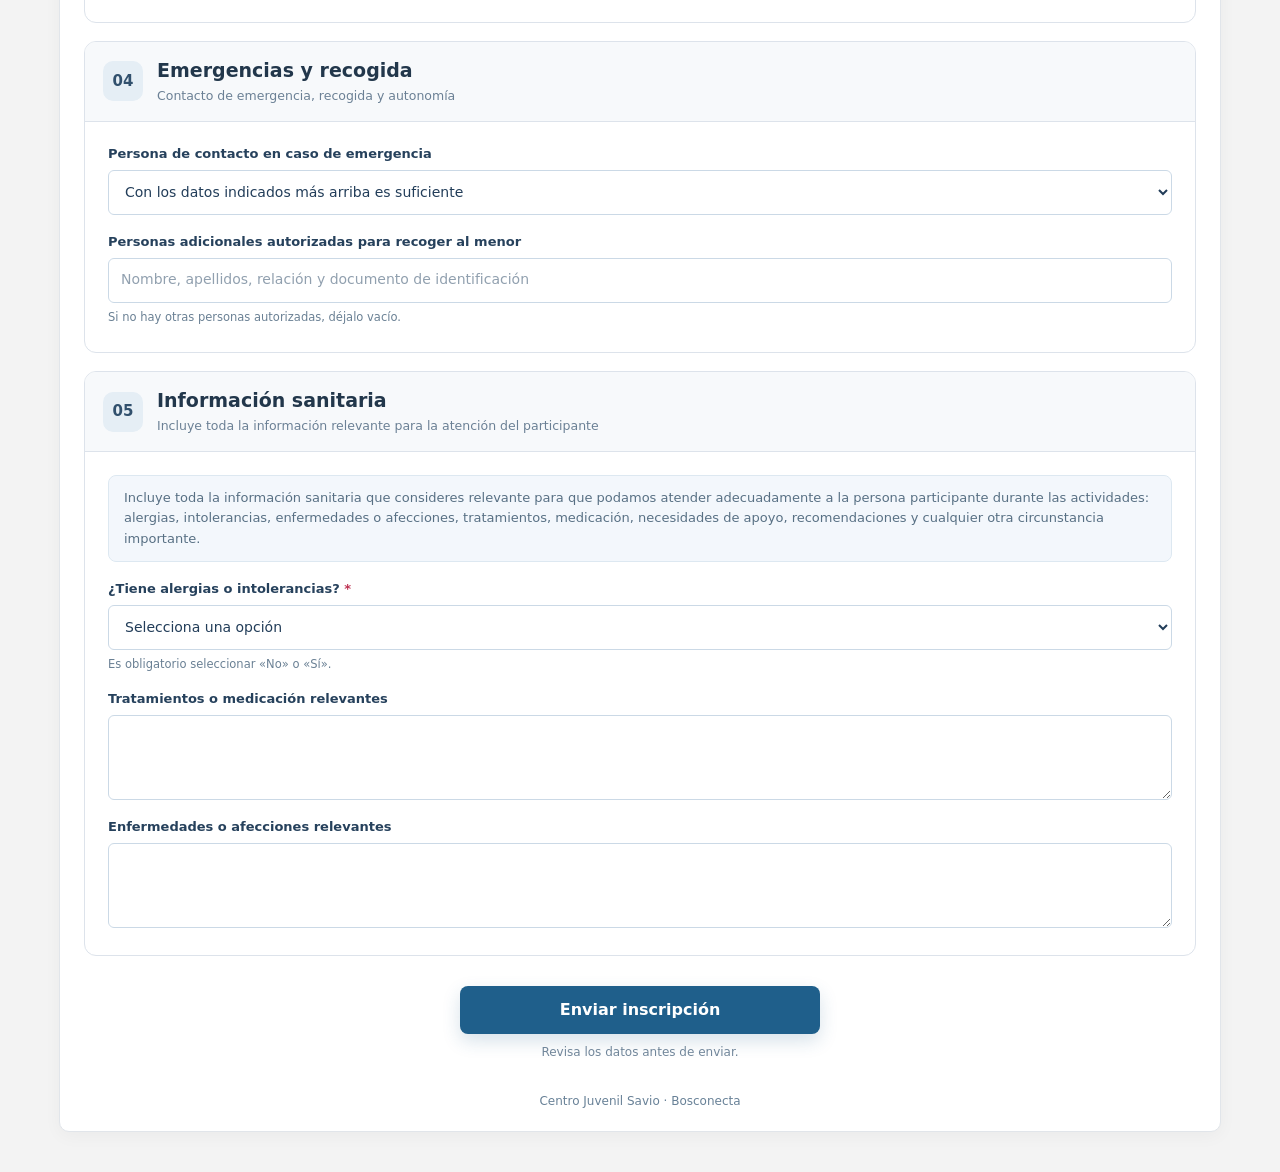
<file: inscripcion.html>
<html lang='es_ES'>
	<head>
		<meta http-equiv="Content-Type" content="text/html; charset=UTF-8">

		<!-- css -->
					<link rel="stylesheet" type="text/css" media="all" href="https://confedonbosco.sinergiacrm.org/cache/themes/SuiteP/css/Stic/style.css?v=OgbP86Hfl_wgqklHdYX3iA">
		
		
			<style>
				body {background:transparent; padding: 0px 0px 0px 50px; font-family: Helvetica, sans-serif, Verdana, Arial;}
				h3 {font-size: 1.2em}
				input, textarea, select {width: 200px;}
				.document{width: 300px;}
				.tableForm {width: 100%; text-align: left; padding: 10px 6px 12px 10px;}
				.tableForm tr td {padding: 0px 0px 15px 0px;}
				.column_25 {width: 25%;}
				.required {color: rgb(255, 0, 0);}
				.current-required-field {background-color: yellow;}
				.error_zone {color: red; font-weight: bold; line-height: 30px;}
				.datetimecombo_time_section { display: inline-block; }
				.datetimecombo_time_section select { max-width: 60px; padding-right: 2px; }
			</style>
		
		<!-- // css -->
		
		<!-- js scripts -->
					<script type="text/javascript" src="https://confedonbosco.sinergiacrm.org/cache/include/javascript/sugar_grp1_jquery.js?v=OgbP86Hfl_wgqklHdYX3iA"></script>
					<script type="text/javascript" src="https://confedonbosco.sinergiacrm.org/cache/include/javascript/sugar_grp1_yui.js?v=OgbP86Hfl_wgqklHdYX3iA"></script>
					<script type="text/javascript" src="https://confedonbosco.sinergiacrm.org/cache/include/javascript/sugar_grp1.js?v=OgbP86Hfl_wgqklHdYX3iA"></script>
						<!-- // js scripts -->
	</head>

	<body>
		<form action="https://confedonbosco.sinergiacrm.org/index.php?entryPoint=stic_Web_Forms_save" name="WebToLeadForm" method="POST" id="WebToLeadForm" >
			<!-- CJ SAVIO 2026/2027: asignacion automatica al responsable de cada curso y a su grupo correspondiente. No se fija un destinatario de avisos ni un responsable global; las notificaciones adicionales dependen de la configuracion de BosConecta. -->
<p> </p>
<!-- CJ SAVIO: FORMULARIO INSCRIPCION 2026/2027. SOLO CONTENIDO. Reemplazar el contenido INTERIOR de <form id="WebToLeadForm">.
NO duplicar etiquetas <form> ni reemplazar el JavaScript nativo de Bosconecta, incluido submitForm(form).
Los campos operativos proceden del formulario sencillo que ha funcionado. -->
<style><!--
:root{color-scheme:light}
body{margin:0!important;padding:0!important;background:#f3f3f3!important;color:#23354a;font:15px/1.55 system-ui,-apple-system,"Segoe UI",Arial,sans-serif!important}
#savio-registro{--ink:#23354a;--border:#dde3eb;--muted:#5c6f82;--bluebox:#d9f0f6;--redbox:#f8d9db;--yellowbox:#f6e9b8;--greenbox:#dbeadf;font-family:system-ui,-apple-system,"Segoe UI",Arial,sans-serif;max-width:1160px;margin:20px auto 40px;background:#fff;border:1px solid #e1e5ea;border-radius:10px;box-shadow:0 4px 18px rgba(0,0,0,.04);overflow:hidden;color:var(--ink)}
#savio-registro *{box-sizing:border-box}
#savio-registro .topbar{display:grid;grid-template-columns:150px 1fr 150px;align-items:center;gap:18px;padding:18px 22px 8px;background:#fff}
#savio-registro .brand{display:flex;align-items:center;justify-content:center;min-height:68px}
#savio-registro .brand img{max-width:100%;max-height:88px;object-fit:contain;display:block}
#savio-registro .brand.brand-cj img{max-height:120px}
#savio-registro .topbar h1{margin:0;text-align:center;font-size:clamp(24px,3vw,36px);font-weight:850;letter-spacing:.02em;color:#1f2e40;text-transform:uppercase}
#savio-registro .intro-text{padding:8px 36px 0;color:#3d5064;font-size:15px}
#savio-registro .notice-stack{padding:18px 24px 6px;display:grid;gap:14px}
#savio-registro .info-box{border-radius:8px;padding:16px 18px;border:1px solid var(--border)}
#savio-registro .info-box p{margin:0;color:#35485c}
#savio-registro .info-box strong{display:block;margin-bottom:4px;color:#25384c}
#savio-registro .info-red{background:var(--redbox);border-color:#efc1c5}
#savio-registro .info-yellow{background:var(--yellowbox);border-color:#ebdb97}
#savio-registro .info-blue{background:var(--bluebox);border-color:#b7dce8}
#savio-registro .info-green{background:var(--greenbox);border-color:#bfd5c5}
#savio-registro .info-green p{margin:6px 0 9px}
#savio-registro .info-green p:last-child{margin-bottom:0}
#savio-registro .info-green ul{margin:5px 0 10px 20px;padding:0}
#savio-registro .info-green li{margin:4px 0}
#savio-registro .info-green a{color:#145a3a;text-decoration:underline;text-underline-offset:2px}
#savio-registro .info-green a:hover{color:#0e402a}
#savio-registro .guide{padding:8px 32px 0}
#savio-registro .guide h3{margin:0 0 8px;font-size:20px;color:#203244}
#savio-registro .guide ol{margin:0 0 6px 22px;padding:0;color:#33495e}
#savio-registro .guide li{margin:4px 0}
#savio-registro .section{margin:18px 24px;background:white;border:1px solid var(--border);border-radius:12px;overflow:hidden}
#savio-registro .section-h{padding:16px 18px;display:flex;align-items:center;gap:14px;background:#f7f9fb;border-bottom:1px solid var(--border)}
#savio-registro .number{display:grid;place-items:center;height:40px;width:40px;flex:0 0 40px;border-radius:10px;background:#e5eef5;color:#31506d;font-weight:900}
#savio-registro h2{font-size:19px;margin:0;font-weight:850;color:#22374b;line-height:1.3}
#savio-registro .section-h p{font-size:12.5px;color:#6b8095;margin:3px 0 0}
#savio-registro .fields{display:grid;grid-template-columns:repeat(2,minmax(0,1fr));gap:18px 22px;padding:23px 23px 27px}
#savio-registro .field{min-width:0;display:flex;flex-direction:column;gap:6px}
#savio-registro .field.wide,#savio-registro .notice.wide,#savio-registro .consent{grid-column:1/-1}
#savio-registro .field label,#savio-registro .consent label{font-size:13px;font-weight:750;color:#26415c;line-height:1.45}
#savio-registro .field input:not([type=hidden]):not([type=checkbox]),#savio-registro .field textarea,#savio-registro .field select,#savio-registro .consent select{display:block!important;width:100%!important;max-width:none!important;border:1px solid #cbd9e6!important;border-radius:6px!important;background:#fff!important;color:#223d59!important;min-height:45px!important;padding:10px 12px!important;box-shadow:none!important;font-size:14px!important;line-height:1.4!important;font-family:inherit!important;outline:none!important}
#savio-registro .field input:focus,#savio-registro .field select:focus,#savio-registro .field textarea:focus,#savio-registro .consent select:focus{border-color:#267bb2!important;box-shadow:0 0 0 3px #267bb222!important}
#savio-registro .field textarea{min-height:85px!important;resize:vertical}
#savio-registro .field input::placeholder,#savio-registro .field textarea::placeholder{color:#91a0af}
#savio-registro .required{color:#bd3151;font-weight:800}
#savio-registro .hint{font-size:11.5px;line-height:1.45;color:#6a8094;min-height:0}
#savio-registro .hint:empty{display:none}
#savio-registro .notice{background:#f3f7fc;border:1px solid #dde8f1;border-radius:8px;padding:12px 15px;color:#587084;font-size:13px}
#savio-registro .consent{padding:16px;border:1px solid #dfe8f2;border-radius:8px;background:#fafcfe}
#savio-registro .consent-heading{display:flex;align-items:center;justify-content:space-between;gap:10px}
#savio-registro .consent label{font-weight:800}
#savio-registro .consent p{font-size:12.5px;color:#637b91;margin:6px 0 11px}
#savio-registro .consent select{max-width:320px!important}
#savio-registro .pill{border-radius:99px;background:#e5f2fc;color:#315d7e;padding:3px 9px;font-size:10.5px;font-weight:800;white-space:nowrap}
#savio-registro .feedback{display:none;margin:0 24px 6px;background:#ffeded;border:1px solid #e8b8b8;color:#8c303b;border-radius:8px;padding:13px 16px;font-size:14px}
#savio-registro .feedback:not(:empty){display:block}
#savio-registro .actions{padding:12px 25px 27px;text-align:center}
#savio-registro .send-button{border:0;border-radius:8px;background:#1f5f8b;padding:14px 28px;min-width:min(100%,360px);font:800 16px/1.25 system-ui,sans-serif;color:#fff;cursor:pointer;box-shadow:0 7px 18px rgba(31,95,139,.18)}
#savio-registro .send-button:hover{filter:brightness(1.03)}
#savio-registro .send-button:disabled{opacity:.65;cursor:not-allowed;box-shadow:none}
#savio-registro .actions p{font-size:12px;color:#71869a;margin:9px 0 0}
#savio-registro .footer{padding:3px 15px 21px;text-align:center;color:#688197;font-size:12px}
#savio-registro .sr-only{position:absolute!important;width:1px;height:1px;padding:0;margin:-1px;overflow:hidden;clip:rect(0,0,0,0);white-space:nowrap;border:0}
#savio-registro [hidden]{display:none!important}
@media(max-width:860px){#savio-registro .topbar{grid-template-columns:1fr;gap:8px;padding:16px 14px 8px}#savio-registro .topbar h1{font-size:28px}#savio-registro .brand img{max-height:78px}#savio-registro .brand.brand-cj img{max-height:95px}#savio-registro .intro-text{padding:8px 18px 0}#savio-registro .notice-stack{padding:14px 12px 2px}#savio-registro .guide{padding:8px 16px 0}#savio-registro .section{margin:14px 10px}#savio-registro .section-h{padding:16px}#savio-registro .section-h h2{font-size:17px}#savio-registro .fields{grid-template-columns:minmax(0,1fr);padding:18px 15px;gap:15px}#savio-registro .consent-heading{flex-wrap:wrap}#savio-registro .feedback{margin:0 12px 7px}#savio-registro .send-button{width:100%}}
@supports selector(:has(*)) {
 #savio-registro #cj-school-other-wrap,
 #savio-registro #cj-emergency-other-name-wrap,
 #savio-registro #cj-emergency-other-doc-wrap,
 #savio-registro #cj-emergency-other-phone-wrap {display:none!important;}
 #savio-registro:has(#cj-school-choice option[value="otro"]:checked) #cj-school-other-wrap {display:block!important;}
 #savio-registro:has(#cj-emergency-choice option[value="otro"]:checked) #cj-emergency-other-name-wrap,
 #savio-registro:has(#cj-emergency-choice option[value="otro"]:checked) #cj-emergency-other-doc-wrap,
 #savio-registro:has(#cj-emergency-choice option[value="otro"]:checked) #cj-emergency-other-phone-wrap {display:flex!important;}
}

#savio-registro .t1-credentials-note{background:#eaf5ff;border:1px solid #b6d9f1;color:#285472;border-radius:8px;padding:11px 13px;font-size:12.5px;line-height:1.5}
#savio-registro .t1-credentials-note strong{font-weight:800}
#savio-registro .image-consent-scope{margin:6px 0 13px 20px;padding:0;color:#4d6378;font-size:12.5px;line-height:1.55}
#savio-registro .image-consent-scope li{margin:3px 0}
#savio-registro .consent-combined-images select{width:100%;max-width:100%}

/* Secciones y campos alternativos por edad; ocultación real también con CSS del editor. */
#savio-registro #cj-adult-contact-section[hidden],
#savio-registro #cj-adult-whatsapp-wrap[hidden],
#savio-registro #cj-t1-section[hidden],
#savio-registro #cj-t2-section[hidden],
#savio-registro [data-cj-minor-only][hidden],
#savio-registro [data-cj-t2-required][hidden]{display:none!important}

/* Respaldo visual independiente del JavaScript y del formulario contenedor.
   Compatible con Edge, Chrome, Safari y Firefox actuales. */
@supports selector(:has(*)) {
 #savio-registro:has(#Contacts___curso_escolar_c option[value="other"]:checked) #cj-t1-section,
 #savio-registro:has(#Contacts___curso_escolar_c option[value="other"]:checked) #cj-t2-section {display:none!important;}
 #savio-registro:has(#Contacts___curso_escolar_c option[value="other"]:checked) #cj-adult-contact-section {display:block!important;}
 #savio-registro:not(:has(#Contacts___curso_escolar_c option[value="other"]:checked)) #cj-adult-contact-section {display:none!important;}
}

/* Alternancia de apartados para el editor de BosConecta: DIV como el selector
   que ya funciona para introducir otro centro educativo. */
#savio-registro[data-cj-contacto="animadores"] #cj-t1-section,
#savio-registro[data-cj-contacto="animadores"] #cj-t2-section {display:none!important}
#savio-registro[data-cj-contacto="animadores"] #cj-adult-contact-section {display:block!important}
#savio-registro[data-cj-contacto="tutores"] #cj-adult-contact-section {display:none!important}
#savio-registro[data-cj-contacto="tutores"] #cj-t1-section,
#savio-registro[data-cj-contacto="tutores"] #cj-t2-section {display:block!important}


/* CJ SAVIO - controles obligatorios y validacion al abandonar cada campo. */
#savio-registro #cj-allergy-details[hidden],
#savio-registro #cj-t1-id-wrap[hidden],
#savio-registro #cj-t2-id-wrap[hidden]{display:none!important}
#savio-registro .cj-allergy-detail-group{grid-column:1/-1;display:grid;grid-template-columns:minmax(0,1fr);gap:16px;padding:15px;border:1px solid #c8d9ea;background:#f7fbff;border-radius:9px}
#savio-registro .cj-allergy-detail-group .notice{background:#eaf3fb}
#savio-registro .field input.cj-is-invalid,
#savio-registro .field select.cj-is-invalid,
#savio-registro .field textarea.cj-is-invalid{border-color:#c63144!important;box-shadow:0 0 0 2px #c631441b!important}
#savio-registro .field input.cj-is-valid,
#savio-registro .field select.cj-is-valid,
#savio-registro .field textarea.cj-is-valid{border-color:#379270!important}
#savio-registro .cj-field-error{display:block;color:#af2639;font-size:12px;font-weight:650;line-height:1.45;margin-top:3px}
@supports selector(:has(*)) {
 #savio-registro #cj-allergy-details{display:none!important}
 #savio-registro:has(#cj-allergy-choice option[value="si"]:checked) #cj-allergy-details{display:grid!important}
 #savio-registro:has(#Contacts___bosco_t1_identification_type_c option[value="other"]:checked) #cj-t1-id-wrap,
 #savio-registro:has(#Contacts___bosco_t2_identification_type_c option[value="other"]:checked) #cj-t2-id-wrap{display:none!important}
}
--></style>
<div id="savio-registro">
<div class="topbar">
<div class="brand brand-cj"><img src="[data-uri]" alt="Centro Juvenil Savio" /></div>
<h1>INSCRIPCIÓN BOSCONECTA - CENTRO JUVENIL SAVIO</h1>
<div class="brand brand-sales"><img src="[data-uri]" alt="Salesianos Domingo Savio" /></div>
</div>
<div class="intro-text">Este formulario permite registrar los datos de la persona participante en Bosconecta y vincularla al Centro Juvenil Savio.</div>
<div class="notice-stack">
<div class="info-box info-red">
<p><strong>Si la persona participante ya estaba inscrita en el Centro Juvenil, no debe volver a rellenar este formulario.</strong> En caso de duda, contacta antes con el Centro Juvenil.</p>
</div>
<div class="info-box info-yellow">
<p><strong>Importante sobre el número de identificación.</strong> Si la persona menor de edad no dispone de DNI, NIE o pasaporte, selecciona «Otros». No introduzcas el número de documento del padre, madre o tutor en los datos del participante.</p>
</div>
<div class="info-box info-blue">
<p><strong>La validación y el envío de credenciales no son automáticos.</strong> Una vez enviado el formulario, el Centro Juvenil revisará y validará los datos introducidos.</p>
</div>
<div class="info-box info-green"><strong>Acceso al Área Privada de Bosconecta</strong>
<p>Una vez que el Centro Juvenil haya revisado y validado la inscripción, recibirás las credenciales de acceso al Área Privada.</p>
<p>Para acceder, <strong>descarga la aplicación de Bosconecta</strong> en tu móvil e inicia sesión con las credenciales que te faciliten. Recomendamos la aplicación móvil porque está mejor adaptada al uso desde el teléfono.</p>
<p class="area-links-intro"><strong>Descargar la aplicación:</strong></p>
<ul>
<li><a href="https://play.google.com/store/apps/details?id=com.dosatic.crm.app_bosconecta_flutter.bcu" rel="noopener noreferrer" target="_blank">Bosconecta para Android (Google Play)</a></li>
<li><a href="https://apps.apple.com/es/app/bosconecta/id6739498151?l=en-GB" rel="noopener noreferrer" target="_blank">Bosconecta para iPhone y iPad (App Store)</a></li>
</ul>
<p>También puedes entrar desde la <a href="https://confedonbosco.org/areaprivada/" rel="noopener noreferrer" target="_blank">versión web del Área Privada de Bosconecta</a>.</p>
</div>
</div>
<div class="guide">
<h3>Indicaciones:</h3>
<ol>
<li>Deben cumplimentarse todos los campos marcados como obligatorios con un asterisco (*).</li>
<li>Debe presentarse un formulario por cada participante.</li>
<li>Si la persona participante es menor de edad, el formulario deberá ser cumplimentado por su madre, padre o persona tutora legal.</li>
<li>Tras el envío del formulario, el Centro Juvenil revisará la información y validará los datos.</li>
<li>Las comunicaciones principales se enviarán al correo del primer tutor si la persona es menor; si tiene 18 años o más, a su propio correo.</li>
</ol></div>
<input id="event_id" name="event_id" type="hidden" value="00000d42-edce-5627-c805-6ac783043a06" /> <input id="Contacts___bosco_evento_origen_c" name="Contacts___bosco_evento_origen_c" type="hidden" value="" /> <input id="redirect_url" name="redirect_url" type="hidden" value="https://www.cjsavio.es/" /> <input id="redirect_ko_url" name="redirect_ko_url" type="hidden" value="https://www.cjsavio.es/" /> <input id="validate_identification_number" name="validate_identification_number" type="hidden" value="1" /> <input id="assigned_user_id" name="assigned_user_id" type="hidden" value="" /> <!-- Inicio de curso 2026/27: Atocha, Cruces y Oldarra incluyen este indicador en sus altas.
     Es un dato del PARTICIPANTE, no del tutor; no sustituye la validación AP.
     El CRM debe confirmar si procesa este campo en el punto de entrada del formulario. --> <input id="Contacts___bosco_promocionado_curso_actual_c" name="Contacts___bosco_promocionado_curso_actual_c" type="hidden" value="1" /> <input id="req_id" name="req_id" type="hidden" value="Contacts___first_name;Contacts___last_name;Contacts___email1;Contacts___bosco_centrojuvenil_c;Contacts___stic_identification_type_c;Contacts___stic_identification_number_c;Contacts___bosco_grupos_c;" /> <input id="bool_id" name="bool_id" type="hidden" value="" /> <input id="Contacts___description" name="Contacts___description" type="hidden" value="" /><input id="webFormClass" name="webFormClass" type="hidden" value="EventInscription" /> <input id="stic_Payment_Commitments___payment_type" name="stic_Payment_Commitments___payment_type" type="hidden" value="" /> <input id="stic_Payment_Commitments___periodicity" name="stic_Payment_Commitments___periodicity" type="hidden" value="punctual" /> <input id="language" name="language" type="hidden" value="es_ES" /> <input id="defParams" name="defParams" type="hidden" value="%7B%22include_payment_commitment%22%3A0%2C%22include_organization%22%3A0%2C%22account_code_mandatory%22%3A0%2C%22include_registration%22%3A0%2C%22account_name_optional%22%3A0%2C%22email_template_id%22%3A%2275d353ff-fcf2-7276-79fa-668bbb2242a8%22%2C%22include_recaptcha%22%3A0%2C%22recaptcha_configKeys%22%3A%5B%22%28General%29%22%5D%2C%22recaptcha_selected%22%3A%22%22%7D" /> <input id="timeZone" name="timeZone" type="hidden" value="" />
<div class="section">
<div class="section-h"><span class="number">01</span>
<div>
<h2>Datos del participante</h2>
<p>Identificación, estudios y domicilio</p>
</div>
</div>
<div class="fields">
<div class="field"><label id="lbl_Contacts___first_name" for="Contacts___first_name">Nombre del participante <span class="required">*</span></label><input autocomplete="given-name" id="Contacts___first_name" maxlength="100" name="Contacts___first_name" placeholder="Nombre" required="" type="text" /><small class="hint"></small></div>
<div class="field"><label id="lbl_Contacts___last_name" for="Contacts___last_name">Apellidos del participante <span class="required">*</span></label><input autocomplete="family-name" id="Contacts___last_name" maxlength="150" name="Contacts___last_name" placeholder="Apellidos" required="" type="text" /><small class="hint"></small></div>
<div class="field"><label id="lbl_Contacts___birthdate" for="Contacts___birthdate">Fecha de nacimiento <span class="required">*</span></label><input autocomplete="bday" id="Contacts___birthdate" name="Contacts___birthdate" placeholder="" required="" type="date" /><small class="hint"></small></div>
<div class="field"><label id="lbl_Contacts___bosco_paisprocedencia_c" for="Contacts___bosco_paisprocedencia_c">País de nacimiento <span class="required">*</span></label><select id="Contacts___bosco_paisprocedencia_c" name="Contacts___bosco_paisprocedencia_c">
<option selected="selected" value="SPAIN">ESPAÑA</option>
<option value="AFGHANISTAN">AFGANISTÁN</option>
<option value="ALBANIA">ALBANIA</option>
<option value="GERMANY">ALEMANIA</option>
<option value="ALGERIA">ARGELIA</option>
<option value="ANDORRA">ANDORRA</option>
<option value="ANGOLA">ANGOLA</option>
<option value="ANTIGUA">ANTIGUA Y BARBUDA</option>
<option value="SAUDI ARABIA">ARABIA SAUDITA</option>
<option value="ARGENTINA">ARGENTINA</option>
<option value="ARMENIA">ARMENIA</option>
<option value="ARUBA">ARUBA</option>
<option value="AUSTRALIA">AUSTRALIA</option>
<option value="AUSTRIA">AUSTRIA</option>
<option value="AZERBAIJAN">AZERBAIYAN</option>
<option value="BAHAMAS">BAHAMAS</option>
<option value="BAHRAIN">BAHREIN</option>
<option value="BANGLADESH">BANGLADESH</option>
<option value="BARBADOS">BARBADOS</option>
<option value="BELARUS">BIELORRUSIA</option>
<option value="BELGIUM">BELGICA</option>
<option value="BELIZE">BELICE</option>
<option value="BENIN">BENIN</option>
<option value="BERMUDA">BERMUDAS</option>
<option value="BHUTAN">BUTAN</option>
<option value="BOLIVIA">BOLIVIA</option>
<option value="BOSNIA">BOSNIA</option>
<option value="BOTSWANA">BOTSWANA</option>
<option value="BRAZIL">BRASIL</option>
<option value="BRUNEI">BRUNEI</option>
<option value="BULGARIA">BULGARIA</option>
<option value="BURKINA FASO">BURKINA FASO</option>
<option value="BURUNDI">BURUNDI</option>
<option value="CAMBODIA">CAMBOYA</option>
<option value="CAMEROON">CAMERUN</option>
<option value="CANADA">CANADA</option>
<option value="CAPE VERDI ISLANDS">CABO VERDE</option>
<option value="CHAD">CHAD</option>
<option value="CHILE">CHILE</option>
<option value="CHINA">CHINA</option>
<option value="COLOMBIA">COLOMBIA</option>
<option value="CONGO">CONGO</option>
<option value="KOREA">COREA DEL NORTE</option>
<option value="KOREA, SOUTH">COREA DEL SUR</option>
<option value="IVORY COAST">COSTA DE MARFIL</option>
<option value="COSTA RICA">COSTA RICA</option>
<option value="CROATIA">CROACIA</option>
<option value="CUBA">CUBA</option>
<option value="CURACAO">CURACAO</option>
<option value="CYPRUS">CHIPRE</option>
<option value="CZECH REPUBLIC">REPÚBLICA CHECA</option>
<option value="DENMARK">DINAMARCA</option>
<option value="DOMINICA">DOMINICA</option>
<option value="DOMINICAN REPUBLIC">REPÚBLICA DOMINICANA</option>
<option value="ECUADOR">ECUADOR</option>
<option value="EGYPT">EGIPTO</option>
<option value="EL SALVADOR">EL SALVADOR</option>
<option value="UNITED ARAB EMIRATES">EMIRATOS ÁRABES UNIDOS</option>
<option value="SLOVAKIA">ESLOVAQUIA</option>
<option value="SLOVENIA">ESLOVENIA</option>
<option value="ESTONIA">ESTONIA</option>
<option value="ETHIOPIA">ETIOPÍA</option>
<option value="USA">EE.UU.</option>
<option value="FIJI">FIJI</option>
<option value="PHILIPPINES">FILIPINAS</option>
<option value="FINLAND">FINLANDIA</option>
<option value="FRANCE">FRANCIA</option>
<option value="FRENCH GUIANA">GUAYANA FRANCESA</option>
<option value="FRENCH POLYNESIA">POLINESIA FRANCESA</option>
<option value="GABON">GABÓN</option>
<option value="GAMBIA">GAMBIA</option>
<option value="GEORGIA">GEORGIA</option>
<option value="GHANA">GHANA</option>
<option value="GIBRALTAR">GIBRALTAR</option>
<option value="GREECE">GRECIA</option>
<option value="GREENLAND">GROENLANDIA</option>
<option value="GUAM">GUAM</option>
<option value="GUATEMALA">GUATEMALA</option>
<option value="GUINEA">GUINEA</option>
<option value="EQUATORIAL GUINEA">GUINEA ECUATORIAL</option>
<option value="GUYANA">GUYANA</option>
<option value="HAITI">HAITI</option>
<option value="HONDURAS">HONDURAS</option>
<option value="HUNGARY">HUNGRÍA</option>
<option value="ICELAND">ISLANDIA</option>
<option value="COOK ISLANDS">ISLAS COOK</option>
<option value="FAEROE ISLANDS">ISLAS FEROE</option>
<option value="INDIA">INDIA</option>
<option value="INDONESIA">INDONESIA</option>
<option value="IRAN">IRAN</option>
<option value="IRAQ">IRAQ</option>
<option value="IRELAND">IRLANDA</option>
<option value="ISRAEL">ISRAEL</option>
<option value="ITALY">ITALIA</option>
<option value="JAMAICA">JAMAICA</option>
<option value="JAPAN">JAPON</option>
<option value="JORDAN">JORDANIA</option>
<option value="KAZAKHSTAN">KAZAJSTÁN</option>
<option value="KENYA">KENIA</option>
<option value="KUWAIT">KUWAIT</option>
<option value="KYRGYZSTAN">KIRGUISTÁN</option>
<option value="LAOS">LAOS</option>
<option value="LATVIA">LETONIA</option>
<option value="LEBANON">LÍBANO</option>
<option value="LESOTHO">LESOTHO</option>
<option value="LIBYA">LIBIA</option>
<option value="LIECHTENSTEIN">LIECHTENSTEIN</option>
<option value="LITHUANIA">LITUANIA</option>
<option value="LUXEMBOURG">LUXEMBURGO</option>
<option value="MACAO">MACAO</option>
<option value="MACEDONIA">MACEDONIA</option>
<option value="MADAGASCAR">MADAGASCAR</option>
<option value="MALAWI">MALAWI</option>
<option value="MALAYSIA">MALAYSIA</option>
<option value="MALDIVES">MALDIVES</option>
<option value="MALI">MALI</option>
<option value="MALTA">MALTA</option>
<option value="MARTINIQUE">MARTINICA</option>
<option value="MAURITANIA">MAURITANIA</option>
<option value="MAURITIUS">MAURICIO</option>
<option value="MEXICO">MÉXICO</option>
<option value="MOLDOVIA">MOLDOVIA</option>
<option value="MONACO">MONACO</option>
<option value="MONGOLIA">MONGOLIA</option>
<option value="MOROCCO">MARRUECOS</option>
<option value="MOZAMBIQUE">MOZAMBIQUE</option>
<option value="MYANAMAR">MYANAMAR</option>
<option value="NAMIBIA">NAMIBIA</option>
<option value="NEPAL">NEPAL</option>
<option value="NETHERLANDS">PAÍSES BAJOS</option>
<option value="NETHERLANDS ANTILLES">ANTILLAS HOLANDESAS</option>
<option value="NEW ZEALAND">NUEVA ZELANDA</option>
<option value="NICARAGUA">NICARAGUA</option>
<option value="NIGER">NIGER</option>
<option value="NIGERIA">NIGERIA</option>
<option value="NORWAY">NORUEGA</option>
<option value="OMAN">OMAN</option>
<option value="PAKISTAN">PAKISTAN</option>
<option value="PANAMA">PANAMA</option>
<option value="PAPUA NEW GUINEA">PAPUA NUEVA GUINEA</option>
<option value="PARAGUAY">PARAGUAY</option>
<option value="PERU">PERU</option>
<option value="POLAND">POLONIA</option>
<option value="PORTUGAL">PORTUGAL</option>
<option value="PORTUGUESE TIMOR">TIMOR ORIENTAL</option>
<option value="PUERTO RICO">PUERTO RICO</option>
<option value="QATAR">QATAR</option>
<option value="REPUBLIC OF BELARUS">REPÚBLICA DE BIELORRUSIA</option>
<option value="REPUBLIC OF SOUTH AFRICA">REPÚBLICA DE SUDÁFRICA</option>
<option value="ROMANIA">RUMANIA</option>
<option value="RUSSIA">RUSIA</option>
<option value="RWANDA">RUANDA</option>
<option value="AMERICAN SAMOA">SAMOA</option>
<option value="SAN MARINO">SAN MARINO</option>
<option value="SENEGAL">SENEGAL</option>
<option value="SERBIA">SERBIA</option>
<option value="SEYCHELLES">SEYCHELLES</option>
<option value="SIERRA LEONE">SIERRA LEONA</option>
<option value="SINGAPORE">SINGAPUR</option>
<option value="SOMALILIAND">SOMALILIAND</option>
<option value="SOUTH AFRICA">SUDÁFRICA</option>
<option value="SOUTH YEMEN">YEMEN DEL SUR</option>
<option value="WESTERN SAHARA">SAHARA OCCIDENTAL</option>
<option value="SRI LANKA">SRI LANKA</option>
<option value="ST. KITTS AND NEVIS">ST. KITTS AND NEVIS</option>
<option value="ST. LUCIA">ST. LUCIA</option>
<option value="SUDAN">SUDAN</option>
<option value="SURINAM">SURINAM</option>
<option value="SWAZILAND">SWAZILAND</option>
<option value="SWEDEN">SUECIA</option>
<option value="SWITZERLAND">SUIZA</option>
<option value="SYRIA">SIRIA</option>
<option value="TAIWAN">TAIWAN</option>
<option value="TAJIKISTAN">TAJIKISTAN</option>
<option value="TANZANIA">TANZANIA</option>
<option value="THAILAND">TAILANDIA</option>
<option value="TONGA">TONGA</option>
<option value="TRINIDAD">TRINIDAD Y TOBAGO</option>
<option value="TUNISIA">TUNEZ</option>
<option value="TURKEY">TURQUIA</option>
<option value="UGANDA">UGANDA</option>
<option value="UKRAINE">UCRANIA</option>
<option value="UNITED KINGDOM">REINO UNIDO</option>
<option value="URUGUAY">URUGUAY</option>
<option value="UZBEKISTAN">UZBEKISTÁN</option>
<option value="VANUATU">VANUATU</option>
<option value="VATICAN CITY">CIUDAD DEL VATICANO</option>
<option value="VENEZUELA">VENEZUELA</option>
<option value="VIETNAM">VIETNAM</option>
<option value="YEMEN">YEMEN</option>
<option value="DJIBOUTI">YIBUTI</option>
<option value="ZAIRE">ZAIRE</option>
<option value="ZAMBIA">ZAMBIA</option>
<option value="ZIMBABWE">ZIMBABWE</option>
</select><small class="hint">Selecciona el país en el que nació el participante.</small></div>
<div class="field"><label id="lbl_Contacts___curso_escolar_c" for="Contacts___curso_escolar_c">Curso escolar <span class="required">*</span></label><select id="Contacts___curso_escolar_c" name="Contacts___curso_escolar_c">
<option value="">Selecciona una opción</option>
<option value="priprim">1° PRIMARIA - PRECHIQUI</option>
<option value="segprim">2° PRIMARIA - PRECHIQUI</option>
<option value="terprim">3° PRIMARIA - CHIQUI</option>
<option value="cuarprim">4° PRIMARIA - CHIQUI</option>
<option value="quinprim">5° PRIMARIA - CHIQUI</option>
<option value="sextprim">6° PRIMARIA - CHIQUI</option>
<option value="primeso">1° ESO - PREAS</option>
<option value="segeso">2° ESO - PREAS</option>
<option value="tereso">3° ESO - JÓVENES</option>
<option value="cuareso">4° ESO - JÓVENES</option>
<option value="primbach">1° BACHILLERATO - JÓVENES</option>
<option value="segbach">2° BACHILLERATO - JÓVENES</option>
<option value="univ">1° UNIVERSIDAD - JÓVENES</option>
<option value="other">ANIMADORES / VOLUNTARIADO</option>
</select><small class="hint">La sección y el responsable de curso se asignan automáticamente según esta elección.</small></div>
<!-- Sección asignada internamente a partir del curso escolar; sin segunda pregunta. --> <input type="hidden" id="Contacts___bosco_grupos_c" name="Contacts___bosco_grupos_c" value="" />
<div class="field"><label id="lbl_Contacts___stic_gender_c" for="Contacts___stic_gender_c">Sexo <span class="required">*</span></label><select id="Contacts___stic_gender_c" name="Contacts___stic_gender_c">
<option value="">Selecciona una opción</option>
<option value="male">Hombre</option>
<option value="female">Mujer</option>
<option value="other">Otros</option>
</select></div>
<div class="field"><label id="lbl_Contacts___tallas_c" for="Contacts___tallas_c">Talla de camiseta <span class="required">*</span></label><select id="Contacts___tallas_c" name="Contacts___tallas_c">
<option value="">Selecciona una opción</option>
<option value="4">4</option>
<option value="5">5</option>
<option value="6">6</option>
<option value="7">7</option>
<option value="8">8</option>
<option value="9">9</option>
<option value="10">10</option>
<option value="12">12</option>
<option value="14">14</option>
<option value="XS">XS</option>
<option value="S">S</option>
<option value="M">M</option>
<option value="L">L</option>
<option value="XL">XL</option>
<option value="XXL">XXL</option>
<option value="XXXL">XXXL</option>
</select></div>
<div class="field"><label id="lbl_Contacts___stic_identification_type_c" for="Contacts___stic_identification_type_c">Tipo de identificación del participante <span class="required">*</span></label><select id="Contacts___stic_identification_type_c" name="Contacts___stic_identification_type_c">
<option value="">Selecciona una opción</option>
<option value="nie">NIE</option>
<option value="nif">NIF</option>
<option value="passport">Pasaporte</option>
<option value="other">No tiene DNI, NIE o pasaporte</option>
</select></div>
<div id="cj-participant-id-wrap" class="field"><label id="lbl_Contacts___stic_identification_number_c" for="Contacts___stic_identification_number_c">Número de identificación del participante <span class="required">*</span></label><input id="Contacts___stic_identification_number_c" maxlength="25" name="Contacts___stic_identification_number_c" placeholder="DNI, NIE o pasaporte" required="" type="text" /></div>
<div class="field"><label for="cj-school-choice">Centro educativo <span class="required">*</span></label><select id="cj-school-choice">
<option value="savio">Santo Domingo Savio</option>
<option value="otro">Otro centro educativo</option>
</select>
<div id="cj-school-other-wrap"><label class="sv-extra-label" for="cj-school-other">Escribe el nombre del otro centro educativo <span class="required">*</span></label><input id="cj-school-other" maxlength="240" placeholder="Escribe el nombre del centro" type="text" /></div>
<small class="hint">Selecciona el colegio o introduce otro.</small></div>
<input id="Contacts___informacion_adicional_c" name="Contacts___informacion_adicional_c" type="hidden" value="Santo Domingo Savio" /><input id="Contacts___bosco_centrojuvenil_c" name="Contacts___bosco_centrojuvenil_c" type="hidden" value="savio" /><input id="Contacts___bosco_casa_origen_c" name="Contacts___bosco_casa_origen_c" type="hidden" value="madridsavio" />
<div class="field"><label id="lbl_Contacts___bosco_tipovia_c" for="Contacts___bosco_tipovia_c">Tipo de vía <span class="required">*</span></label><select id="Contacts___bosco_tipovia_c" name="Contacts___bosco_tipovia_c">
<option value="">Selecciona tipo de vía</option>
<option selected="selected" value="1">Calle</option>
<option value="12">Pasaje</option>
<option value="13">Paseo</option>
<option value="14">Plaza</option>
<option value="2">Avenida</option>
<option value="5">Camino</option>
<option value="6">Carretera</option>
<option value="OTROS">Otros</option>
</select></div>
<div class="field"><label id="lbl_Contacts___primary_address_street" for="Contacts___primary_address_street">Dirección (nombre de vía, número, piso y puerta) <span class="required">*</span></label><input autocomplete="street-address" id="Contacts___primary_address_street" maxlength="240" name="Contacts___primary_address_street" placeholder="Ej.: Los Robles, 15, 2.º B" required="" type="text" /><small class="hint"></small></div>
<div class="field"><label id="lbl_Contacts___primary_address_city" for="Contacts___primary_address_city">Población <span class="required">*</span></label><input autocomplete="address-level2" id="Contacts___primary_address_city" maxlength="100" name="Contacts___primary_address_city" placeholder="Madrid" required="" type="text" /><small class="hint"></small></div>
<div class="field"><label id="lbl_Contacts___primary_address_state" for="Contacts___primary_address_state">Provincia <span class="required">*</span></label><select id="Contacts___primary_address_state" name="Contacts___primary_address_state">
<option value="">Selecciona una opción</option>
<option value="02">Albacete</option>
<option value="03">Alicante/Alacant</option>
<option value="04">Almería</option>
<option value="01">Araba/Álava</option>
<option value="33">Asturias</option>
<option value="05">Ávila</option>
<option value="06">Badajoz</option>
<option value="07">Balears, Illes</option>
<option value="08">Barcelona</option>
<option value="48">Bizkaia</option>
<option value="09">Burgos</option>
<option value="10">Cáceres</option>
<option value="11">Cádiz</option>
<option value="39">Cantabria</option>
<option value="12">Castellón/Castelló</option>
<option value="51">Ceuta</option>
<option value="13">Ciudad Real</option>
<option value="14">Córdoba</option>
<option value="15">Coruña, A</option>
<option value="16">Cuenca</option>
<option value="20">Gipuzkoa</option>
<option value="17">Girona</option>
<option value="18">Granada</option>
<option value="19">Guadalajara</option>
<option value="21">Huelva</option>
<option value="22">Huesca</option>
<option value="23">Jaén</option>
<option value="24">León</option>
<option value="25">Lleida</option>
<option value="27">Lugo</option>
<option selected="selected" value="28">Madrid</option>
<option value="29">Málaga</option>
<option value="52">Melilla</option>
<option value="30">Murcia</option>
<option value="31">Navarra</option>
<option value="32">Ourense</option>
<option value="34">Palencia</option>
<option value="35">Palmas, Las</option>
<option value="36">Pontevedra</option>
<option value="26">Rioja, La</option>
<option value="37">Salamanca</option>
<option value="38">Santa Cruz de Tenerife</option>
<option value="40">Segovia</option>
<option value="41">Sevilla</option>
<option value="42">Soria</option>
<option value="43">Tarragona</option>
<option value="44">Teruel</option>
<option value="45">Toledo</option>
<option value="46">Valencia/València</option>
<option value="47">Valladolid</option>
<option value="49">Zamora</option>
<option value="50">Zaragoza</option>
<option value="99">No residentes</option>
</select></div>
<div class="field"><label id="lbl_Contacts___primary_address_postalcode" for="Contacts___primary_address_postalcode">Código postal <span class="required">*</span></label><input autocomplete="postal-code" id="Contacts___primary_address_postalcode" inputmode="numeric" maxlength="5" name="Contacts___primary_address_postalcode" pattern="[0-9]{5}" placeholder="28000" required="" type="text" /><small class="hint">Cinco cifras si se cumplimenta.</small></div>
</div>
</div>
<div id="cj-adult-contact-section" class="section" style="display: none!important;">
<div class="section-h"><span class="number">02</span>
<div>
<h2>Datos de contacto del participante: Animadores / Voluntariado</h2>
<p>Este apartado aparece únicamente al elegir Animadores / Voluntariado como curso escolar.</p>
</div>
</div>
<div class="fields">
<div class="notice wide">Introduce tu <strong>propio correo electrónico y teléfono móvil</strong>. La validación del Área Privada y, cuando corresponda, las credenciales de acceso se gestionarán con el correo que indiques aquí.</div>
<div class="field"><label for="cj-adult-mobile">Tu teléfono móvil <span class="required">*</span></label> <input autocomplete="tel" id="cj-adult-mobile" inputmode="tel" maxlength="25" placeholder="Ej.: 600 000 000" required="" type="tel" /> <small class="hint">Móvil español de 9 cifras, comenzando por 6 o 7. Puedes escribir espacios o +34.</small></div>
<div class="field"><label for="cj-adult-email">Tu correo electrónico <span class="required">*</span></label> <input autocomplete="email" id="cj-adult-email" maxlength="240" placeholder="correo@ejemplo.es" required="" type="email" /> <small class="hint">Se utilizará como correo principal del participante y para el Área Privada de BosConecta.</small></div>
<div class="field"><label for="cj-adult-confirm-email">Repite tu correo electrónico <span class="required">*</span></label> <input autocomplete="off" id="cj-adult-confirm-email" placeholder="Repite el mismo correo" required="" type="email" /></div>
</div>
</div>
<div id="cj-t1-section" class="section">
<div class="section-h"><span class="number">02</span>
<div>
<h2>Primer tutor (T1)</h2>
<p>Persona principal de contacto y emergencia</p>
</div>
</div>
<div class="fields">
<div class="field"><label id="lbl_Contacts___bosco_t1_nom_c" for="Contacts___bosco_t1_nom_c">T1 · Nombre <span class="required">*</span></label><input id="Contacts___bosco_t1_nom_c" maxlength="100" name="Contacts___bosco_t1_nom_c" placeholder="" required="" type="text" /><small class="hint"></small></div>
<div class="field"><label id="lbl_Contacts___bosco_t1_cognoms_c" for="Contacts___bosco_t1_cognoms_c">T1 · Apellidos <span class="required">*</span></label><input id="Contacts___bosco_t1_cognoms_c" maxlength="150" name="Contacts___bosco_t1_cognoms_c" placeholder="" required="" type="text" /><small class="hint"></small></div>
<div class="field"><label id="lbl_Contacts___bosco_t1_relacion_c" for="Contacts___bosco_t1_relacion_c">T1 · Relación <span class="required">*</span></label><select id="Contacts___bosco_t1_relacion_c" name="Contacts___bosco_t1_relacion_c">
<option value="">Selecciona una opción</option>
<option value="father">Padre</option>
<option value="mother">Madre</option>
<option value="legal">Tutor/a</option>
</select></div>
<div class="field"><label id="lbl_Contacts___bosco_t1_mobil_c" for="Contacts___bosco_t1_mobil_c">T1 · Teléfono móvil <span class="required">*</span></label><input autocomplete="tel" id="Contacts___bosco_t1_mobil_c" inputmode="tel" maxlength="25" name="Contacts___bosco_t1_mobil_c" placeholder="Ej.: 600 000 000" required="" type="tel" /><small class="hint">Móvil español de 9 cifras (6 o 7 al inicio). Se admiten espacios o +34.</small></div>
<div class="field"><label id="lbl_Contacts___email1" for="Contacts___email1">Correo electrónico del primer tutor <span class="required">*</span></label><input autocomplete="email" id="Contacts___email1" inputmode="email" maxlength="240" name="Contacts___email1" onchange="validateEmailAdd(this)" placeholder="correo@ejemplo.es" required="" type="email" />
<div class="t1-credentials-note"><strong>Importante:</strong> a este correo electrónico se enviarán las credenciales de acceso al Área Privada de BosConecta, una vez revisada y validada la inscripción por el Centro Juvenil. Comprueba que está escrito correctamente.</div>
<small class="hint">Este correo también se guardará como correo principal de contacto del participante en BosConecta.</small></div>
<div class="field"><label for="cj-confirm-email">Repetir correo del primer tutor <span class="required">*</span></label><input autocomplete="off" id="cj-confirm-email" inputmode="email" placeholder="Repite el mismo correo" required="" type="email" /><small class="hint">Ambos correos deben coincidir.</small></div>
<div class="field"><label id="lbl_Contacts___bosco_t1_identification_type_c" for="Contacts___bosco_t1_identification_type_c">T1 · Tipo de identificación <span class="required">*</span></label><select id="Contacts___bosco_t1_identification_type_c" name="Contacts___bosco_t1_identification_type_c">
<option value="">Selecciona una opción</option>
<option value="nie">NIE</option>
<option value="nif">NIF</option>
<option value="passport">Pasaporte</option>
<option value="other">No tiene DNI, NIE o pasaporte</option>
</select></div>
<div id="cj-t1-id-wrap" class="field"><label id="lbl_Contacts___bosco_t1_num_ident_c" for="Contacts___bosco_t1_num_ident_c">T1 · Número de documento <span class="required">*</span></label><input id="Contacts___bosco_t1_num_ident_c" maxlength="25" name="Contacts___bosco_t1_num_ident_c" placeholder="" required="" type="text" /><small class="hint"></small></div>
<input id="Contacts___bosco_t1_correuelectronic_c" name="Contacts___bosco_t1_correuelectronic_c" type="hidden" value="" /><input id="Contacts___bosco_email_seguro_c" name="Contacts___bosco_email_seguro_c" type="hidden" value="" /><input id="Contacts___bosco_t1_casa_origen_c" name="Contacts___bosco_t1_casa_origen_c" type="hidden" value="madridsavio" /><input id="Contacts___bosco_t1_centrojuvenil_c" name="Contacts___bosco_t1_centrojuvenil_c" type="hidden" value="savio" /><input id="Contacts___phone_mobile" name="Contacts___phone_mobile" type="hidden" value="" /><input id="Contacts___phone_home" name="Contacts___phone_home" type="hidden" value="" /><input id="Contacts___bosco_t1_telefon_fixe_c" name="Contacts___bosco_t1_telefon_fixe_c" type="hidden" value="" /></div>
</div>
<div id="cj-t2-section" class="section">
<div class="section-h"><span class="number">03</span>
<div>
<h2>Segundo tutor (T2)</h2>
<p>Opcional: otro responsable de contacto</p>
</div>
</div>
<div class="fields">
<div class="notice wide">El segundo tutor es opcional. Si facilitas cualquiera de sus datos, tendrás que completar también nombre, apellidos, relación, móvil, correo y confirmación, tipo de identificación y documento.</div>
<div class="field"><label id="lbl_Contacts___bosco_t2_nom_c" for="Contacts___bosco_t2_nom_c">T2 · Nombre<span class="required" data-cj-t2-required=""> *</span></label><input id="Contacts___bosco_t2_nom_c" maxlength="100" name="Contacts___bosco_t2_nom_c" placeholder="" type="text" /><small class="hint"></small></div>
<div class="field"><label id="lbl_Contacts___bosco_t2_cognoms_c" for="Contacts___bosco_t2_cognoms_c">T2 · Apellidos<span class="required" data-cj-t2-required=""> *</span></label><input id="Contacts___bosco_t2_cognoms_c" maxlength="150" name="Contacts___bosco_t2_cognoms_c" placeholder="" type="text" /><small class="hint"></small></div>
<div class="field"><label id="lbl_Contacts___bosco_t2_relacion_c" for="Contacts___bosco_t2_relacion_c">T2 · Relación<span class="required" data-cj-t2-required=""> *</span></label><select id="Contacts___bosco_t2_relacion_c" name="Contacts___bosco_t2_relacion_c">
<option value="">Selecciona una opción</option>
<option value="father">Padre</option>
<option value="mother">Madre</option>
<option value="legal">Tutor/a</option>
</select></div>
<div class="field"><label id="lbl_Contacts___bosco_t2_mobil_c" for="Contacts___bosco_t2_mobil_c">T2 · Teléfono móvil<span class="required" data-cj-t2-required=""> *</span></label><input autocomplete="off" id="Contacts___bosco_t2_mobil_c" inputmode="tel" maxlength="25" name="Contacts___bosco_t2_mobil_c" placeholder="Ej.: 600 000 000" type="tel" /><small class="hint">Móvil español de 9 cifras (6 o 7 al inicio). Se admiten espacios o +34.</small></div>
<div class="field"><label id="lbl_Contacts___bosco_t2_correuelectronic_c" for="Contacts___bosco_t2_correuelectronic_c">T2 · Correo electrónico<span class="required" data-cj-t2-required=""> *</span></label><input id="Contacts___bosco_t2_correuelectronic_c" inputmode="email" maxlength="240" name="Contacts___bosco_t2_correuelectronic_c" placeholder="" type="email" /><small class="hint"></small></div>
<div class="field"><label for="cj-confirm-email-t2">Repetir correo del segundo tutor<span class="required" data-cj-t2-required=""> *</span></label><input autocomplete="off" id="cj-confirm-email-t2" inputmode="email" placeholder="Repite el correo del segundo tutor" type="email" /><small class="hint">Si indicas correo del T2, ambos correos deben coincidir.</small></div>
<div class="field"><label id="lbl_Contacts___bosco_t2_identification_type_c" for="Contacts___bosco_t2_identification_type_c">T2 · Tipo de identificación<span class="required" data-cj-t2-required=""> *</span></label><select id="Contacts___bosco_t2_identification_type_c" name="Contacts___bosco_t2_identification_type_c">
<option value="">Selecciona una opción</option>
<option value="nie">NIE</option>
<option value="nif">NIF</option>
<option value="passport">Pasaporte</option>
<option value="other">No tiene DNI, NIE o pasaporte</option>
</select></div>
<div id="cj-t2-id-wrap" class="field"><label id="lbl_Contacts___bosco_t2_num_ident_c" for="Contacts___bosco_t2_num_ident_c">T2 · Número de documento<span class="required" data-cj-t2-required=""> *</span></label><input id="Contacts___bosco_t2_num_ident_c" maxlength="25" name="Contacts___bosco_t2_num_ident_c" placeholder="" type="text" /><small class="hint"></small></div>
</div>
<input id="Contacts___bosco_t2_casa_origen_c" name="Contacts___bosco_t2_casa_origen_c" type="hidden" value="" /><input id="Contacts___bosco_t2_centrojuvenil_c" name="Contacts___bosco_t2_centrojuvenil_c" type="hidden" value="" /><input id="Contacts___bosco_t2_telefon_fixe_c" name="Contacts___bosco_t2_telefon_fixe_c" type="hidden" value="" /></div>
<div id="cj-emergency-section" class="section">
<div class="section-h"><span class="number">04</span>
<div>
<h2 id="cj-emergency-title">Emergencias y recogida</h2>
<p id="cj-emergency-subtitle">Contacto de emergencia, recogida y autonomía</p>
</div>
</div>
<div class="fields">
<div class="field wide"><label for="cj-emergency-choice">Persona de contacto en caso de emergencia</label><select id="cj-emergency-choice">
<option value="t1">Con los datos indicados más arriba es suficiente</option>
<option value="otro">Indicar otra persona de contacto</option>
</select></div>
<div id="cj-emergency-other-name-wrap" class="field"><label for="cj-emergency-other-name">Nombre y apellidos del contacto de emergencia <span class="required">*</span></label><input autocomplete="off" id="cj-emergency-other-name" maxlength="200" placeholder="Nombre y apellidos" type="text" /><small class="hint"></small></div>
<div id="cj-emergency-other-doc-wrap" class="field"><label for="cj-emergency-other-doc">DNI, NIE o documento del contacto <span class="required">*</span></label><input autocomplete="off" id="cj-emergency-other-doc" maxlength="30" placeholder="Documento de identidad" type="text" /><small class="hint"></small></div>
<div id="cj-emergency-other-phone-wrap" class="field"><label for="cj-emergency-other-phone">Teléfono del contacto de emergencia <span class="required">*</span></label><input autocomplete="off" id="cj-emergency-other-phone" inputmode="tel" maxlength="25" placeholder="Teléfono" type="tel" /><small class="hint"></small></div>
<input id="Contacts___emergency_name_c" name="Contacts___emergency_name_c" type="hidden" value="" /> <input id="Contacts___emergency_doc_c" name="Contacts___emergency_doc_c" type="hidden" value="" /> <input id="Contacts___emergency_phone_c" name="Contacts___emergency_phone_c" type="hidden" value="" />
<div class="field wide" data-cj-minor-only=""><label id="lbl_Contacts___bosco_autorizados_list_c" for="Contacts___bosco_autorizados_list_c">Personas adicionales autorizadas para recoger al menor</label><input id="Contacts___bosco_autorizados_list_c" maxlength="240" name="Contacts___bosco_autorizados_list_c" placeholder="Nombre, apellidos, relación y documento de identificación" type="text" /><small class="hint">Si no hay otras personas autorizadas, déjalo vacío.</small></div>
</div>
</div>
<div class="section">
<div class="section-h"><span class="number">05</span>
<div>
<h2>Información sanitaria</h2>
<p>Incluye toda la información relevante para la atención del participante</p>
</div>
</div>
<div class="fields">
<div class="notice wide">Incluye toda la información sanitaria que consideres relevante para que podamos atender adecuadamente a la persona participante durante las actividades: alergias, intolerancias, enfermedades o afecciones, tratamientos, medicación, necesidades de apoyo, recomendaciones y cualquier otra circunstancia importante.</div>
<div class="field wide"><label for="cj-allergy-choice">¿Tiene alergias o intolerancias? <span class="required">*</span></label><select id="cj-allergy-choice">
<option selected="selected" value="">Selecciona una opción</option>
<option value="no">No</option>
<option value="si">Sí</option>
</select><small class="hint">Es obligatorio seleccionar «No» o «Sí».</small></div>
<div id="cj-allergy-details" class="cj-allergy-detail-group wide">
<div class="notice wide">Si has seleccionado «Sí», describe las alergias y/o intolerancias que correspondan. <strong>Es obligatorio completar al menos uno de los dos apartados.</strong></div>
<div class="field wide"><label id="lbl_Contacts___bosco_descripcio_allergies_c" for="Contacts___bosco_descripcio_allergies_c">Alergias (si tiene)</label><textarea id="Contacts___bosco_descripcio_allergies_c" name="Contacts___bosco_descripcio_allergies_c" rows="3"></textarea></div>
<div class="field wide"><label id="lbl_Contacts___bosco_descripcio_intoler_c" for="Contacts___bosco_descripcio_intoler_c">Intolerancias (si tiene)</label><textarea id="Contacts___bosco_descripcio_intoler_c" name="Contacts___bosco_descripcio_intoler_c" rows="3"></textarea></div>
</div>
<div class="field wide"><label id="lbl_Contacts___bosco_descripcio_tratam_c" for="Contacts___bosco_descripcio_tratam_c">Tratamientos o medicación relevantes</label><textarea id="Contacts___bosco_descripcio_tratam_c" name="Contacts___bosco_descripcio_tratam_c" rows="3"></textarea></div>
<div class="field wide"><label id="lbl_Contacts___bosco_descripcio_enfermed_c" for="Contacts___bosco_descripcio_enfermed_c">Enfermedades o afecciones relevantes</label><textarea id="Contacts___bosco_descripcio_enfermed_c" name="Contacts___bosco_descripcio_enfermed_c" rows="3"></textarea></div>
</div>
</div>
<div class="actions"><button class="send-button" onclick="return cjSend(this.form)" type="button">Enviar inscripción</button>
<p>Revisa los datos antes de enviar.</p>
</div>
<div class="footer">Centro Juvenil Savio · Bosconecta</div>
</div>
<script type="text/javascript">// <![CDATA[
(function(){
'use strict';
var frm=document.getElementById('WebToLeadForm');
// Las interacciones de vista previa funcionan incluso si el fragmento se abre solo.
// El envio real sigue exigiendo el formulario nativo de BosConecta.
function e(id){return document.getElementById(id);}
function value(id){var x=e(id);return x?x.value.trim():'';}
function copy(from,to){if(e(from)&&e(to))e(to).value=value(from);}

// Solo la opción ANIMADORES / VOLUNTARIADO activa el contacto personal
// y oculta los tutores; la edad no cambia de forma automática este modo.
function adultApplicant(){
 return value('Contacts___curso_escolar_c')==='other';
}

var lastAdultState=null;
var T1Fields=['Contacts___bosco_t1_nom_c','Contacts___bosco_t1_cognoms_c','Contacts___bosco_t1_relacion_c',
 'Contacts___bosco_t1_mobil_c','Contacts___bosco_t1_identification_type_c','Contacts___bosco_t1_num_ident_c'];
var T2Fields=['Contacts___bosco_t2_nom_c','Contacts___bosco_t2_cognoms_c','Contacts___bosco_t2_relacion_c',
 'Contacts___bosco_t2_mobil_c','Contacts___bosco_t2_correuelectronic_c','cj-confirm-email-t2',
 'Contacts___bosco_t2_identification_type_c','Contacts___bosco_t2_num_ident_c'];
var T2CRM=T2Fields.filter(function(id){return id!=='cj-confirm-email-t2';});
function setFieldState(id,disable,required){var x=e(id);if(!x)return;x.disabled=!!disable;x.required=!!required;if(disable)x.setCustomValidity('');}
function applyAgeMode(){
 var adult=adultApplicant();
 if(lastAdultState!==adult){
   if(adult){
     // Los animadores se inscriben con sus propios datos; no crear tutores ficticios.
     document.querySelectorAll('#savio-registro [name^="Contacts___bosco_t1_"],#savio-registro [name^="Contacts___bosco_t2_"]').forEach(function(x){
       if(x.type==='checkbox')x.checked=false;else x.value='';
     });
     if(e('cj-confirm-email'))e('cj-confirm-email').value='';
     if(e('cj-confirm-email-t2'))e('cj-confirm-email-t2').value='';
     if(e('cj-whatsapp-target'))e('cj-whatsapp-target').value='';
   }else if(lastAdultState===true){
     if(e('Contacts___email1'))e('Contacts___email1').value='';
   }
   lastAdultState=adult;
 }
  // BosConecta: mismo mecanismo que "Otro centro educativo": cada bloque
  // completo es un DIV independiente. Se oculta el contenedor, no sus inputs.
  // Fallback: si el editor cambia el id, localizar el bloque por un campo.
  function showWholeSection(id, visible, fieldId){
    var section=e(id);
    if(!section&&fieldId){var field=e(fieldId);section=field&&field.closest('.section');}
    if(!section)return;
    section.hidden=!visible;
    section.style.setProperty('display',visible?'block':'none','important');
    section.setAttribute('aria-hidden',visible?'false':'true');
  }
  var root=e('savio-registro');
  if(root){root.classList.toggle('cj-modo-animadores',adult);root.setAttribute('data-cj-contacto',adult?'animadores':'tutores');}
  showWholeSection('cj-adult-contact-section',adult,'cj-adult-mobile');
  showWholeSection('cj-t1-section',!adult,'Contacts___bosco_t1_nom_c');
  showWholeSection('cj-t2-section',!adult,'Contacts___bosco_t2_nom_c');
 if(e('cj-guardian-whatsapp-wrap'))e('cj-guardian-whatsapp-wrap').hidden=adult;
 if(e('cj-adult-whatsapp-wrap'))e('cj-adult-whatsapp-wrap').hidden=!adult;
 var guardianFields=document.querySelectorAll('#savio-registro [name^="Contacts___bosco_t1_"],#savio-registro [name^="Contacts___bosco_t2_"]');
 guardianFields.forEach(function(x){x.disabled=adult;if(adult)x.required=false;});
 T1Fields.forEach(function(id){setFieldState(id,adult,!adult);});
 setFieldState('cj-confirm-email',adult,!adult);
 setFieldState('Contacts___email1',false,!adult);
 ['cj-adult-mobile','cj-adult-email','cj-adult-confirm-email'].forEach(function(id){setFieldState(id,!adult,adult);});
 var minorFields=document.querySelectorAll('#savio-registro [data-cj-minor-only]');
 minorFields.forEach(function(wrap){
   wrap.hidden=adult;
   wrap.querySelectorAll('input,select,textarea').forEach(function(field){field.disabled=adult;if(adult)field.required=false;});
 });
 // Campos heredados: solo actualizar si existen; las autorizaciones solicitadas fueron retiradas.
 if(e('Contacts___bosco_menorwhatsapp_c'))e('Contacts___bosco_menorwhatsapp_c').required=!adult;
 setFieldState('cj-whatsapp-target',adult,false);
 setFieldState('cj-adult-whatsapp',!adult,false);
 if(e('cj-emergency-title'))e('cj-emergency-title').textContent=adult?'Emergencias':'Emergencias y recogida';
 if(e('cj-emergency-subtitle'))e('cj-emergency-subtitle').textContent=adult?'Datos para contactar en una emergencia':'Contacto de emergencia, recogida y autonomía';
 // Evita saltos en la numeración si se ocultan las secciones de tutores para animadores.
 Array.from(document.querySelectorAll('#savio-registro section.section')).filter(function(x){return !x.hidden;}).forEach(function(x,index){
   var n=x.querySelector('.section-h .number');if(n)n.textContent=String(index+1).padStart(2,'0');
 });
 return adult;
}
function hasSecondTutor(){
 var any=T2Fields.some(function(id){return value(id).length>0;});
 var whatsapp=value('cj-whatsapp-target');
 return any||whatsapp==='t2'||whatsapp==='both';
}
function configureT2(adult){
 var present=!adult&&hasSecondTutor();
 T2Fields.forEach(function(id){setFieldState(id,adult,present);});
 document.querySelectorAll('#savio-registro [data-cj-t2-required]').forEach(function(el){el.hidden=!present;});
 // El CRM debe recibir los campos ocultos de T2 solo si este se ha cumplimentado.
 ['Contacts___bosco_t2_casa_origen_c','Contacts___bosco_t2_centrojuvenil_c','Contacts___bosco_t2_telefon_fixe_c'].forEach(function(id){if(e(id))e(id).disabled=adult;});
 return present;
}
// Al no disponer de documento, no obligamos a inventar el numero del tutor.
function configureGuardianIdentity(adult,hasT2){
 [
  ['Contacts___bosco_t1_identification_type_c','Contacts___bosco_t1_num_ident_c','cj-t1-id-wrap',!adult],
  ['Contacts___bosco_t2_identification_type_c','Contacts___bosco_t2_num_ident_c','cj-t2-id-wrap',!adult&&hasT2]
 ].forEach(function(item){
   var type=e(item[0]),doc=e(item[1]),wrap=e(item[2]);
   if(!type||!doc)return;
   var noDoc=type.value==='other';
   if(wrap)wrap.hidden=noDoc;
   if(noDoc)doc.value='';
   doc.disabled=adult||noDoc;
   doc.required=!!item[3]&&!noDoc;
   if(noDoc||adult){doc.setCustomValidity('');doc.classList.remove('cj-is-invalid','cj-is-valid');doc.removeAttribute('aria-invalid');}
 });
}
// El Si obliga a completar alergias y/o intolerancias, conservando dos campos nativos del CRM.
var savioLastAllergyAnswer='';
function configureHealth(){
 var answer=e('cj-allergy-choice'),details=e('cj-allergy-details');
 var allergies=e('Contacts___bosco_descripcio_allergies_c');
 var intolerances=e('Contacts___bosco_descripcio_intoler_c');
 if(!answer||!allergies||!intolerances)return;
 var yes=answer.value==='si',no=answer.value==='no';
 if(answer.value!==savioLastAllergyAnswer){
   if(no){allergies.value='No';intolerances.value='No';}
   else if(yes){if(allergies.value==='No')allergies.value='';if(intolerances.value==='No')intolerances.value='';}
   else{if(allergies.value==='No')allergies.value='';if(intolerances.value==='No')intolerances.value='';}
   savioLastAllergyAnswer=answer.value;
 }
 if(details)details.hidden=!yes;
 if(no){allergies.value='No';intolerances.value='No';}
 // No se deshabilitan porque sus valores deben llegar a BosConecta.
 if(!yes){
   allergies.setCustomValidity('');
   allergies.classList.remove('cj-is-invalid','cj-is-valid');
   intolerances.classList.remove('cj-is-invalid','cj-is-valid');
   var err=allergies.parentElement&&allergies.parentElement.querySelector('.cj-field-error');
   if(err)err.remove();
 }else if(!allergies.value.trim()&&!intolerances.value.trim()){
   allergies.setCustomValidity('Indica al menos una alergia o intolerancia.');
 }else{allergies.setCustomValidity('');}
}

// Admite espacios, guiones, paréntesis y prefijos españoles (+34, 0034, 34).
function digitsPhone(raw){
 var v=(raw||'').trim().replace(/[\s.()\-]/g,'');
 if(v.indexOf('+34')===0)v=v.slice(3);
 else if(v.indexOf('0034')===0)v=v.slice(4);
 else if(v.indexOf('34')===0&&v.length===11)v=v.slice(2);
 return v;
}
function validPhone(raw,mobile){var d=digitsPhone(raw);return (mobile?/^[67]\d{8}$/:/^[6789]\d{8}$/).test(d);}
function normalizedMobile(id){return validPhone(value(id),true)?digitsPhone(value(id)):value(id);}
function normalizedContactPhone(id){return validPhone(value(id),false)?digitsPhone(value(id)):value(id);}
function sync(){
 var adult=applyAgeMode();
 var hasT2=configureT2(adult);
 configureGuardianIdentity(adult,hasT2);
 configureHealth();
 if(adult){
   if(e('Contacts___email1'))e('Contacts___email1').value=value('cj-adult-email');
   if(e('Contacts___bosco_email_seguro_c'))e('Contacts___bosco_email_seguro_c').value=value('cj-adult-email');
   if(e('Contacts___bosco_t1_correuelectronic_c'))e('Contacts___bosco_t1_correuelectronic_c').value='';
   if(e('Contacts___phone_mobile'))e('Contacts___phone_mobile').value=normalizedMobile('cj-adult-mobile');
   if(e('Contacts___phone_home'))e('Contacts___phone_home').value=normalizedMobile('cj-adult-mobile');
   if(e('Contacts___bosco_t1_telefon_fixe_c'))e('Contacts___bosco_t1_telefon_fixe_c').value='';
 }else{
   copy('Contacts___email1','Contacts___bosco_t1_correuelectronic_c');
   copy('Contacts___email1','Contacts___bosco_email_seguro_c');
   var mobile=normalizedMobile('Contacts___bosco_t1_mobil_c');
   if(e('Contacts___phone_mobile'))e('Contacts___phone_mobile').value=mobile;
   if(e('Contacts___phone_home'))e('Contacts___phone_home').value=mobile;
   if(e('Contacts___bosco_t1_telefon_fixe_c'))e('Contacts___bosco_t1_telefon_fixe_c').value=mobile;
 }
 if(e('Contacts___bosco_t2_telefon_fixe_c'))e('Contacts___bosco_t2_telefon_fixe_c').value=hasT2?normalizedMobile('Contacts___bosco_t2_mobil_c'):'';
 if(e('Contacts___bosco_t1_casa_origen_c'))e('Contacts___bosco_t1_casa_origen_c').value=adult?'':'madridsavio';
 if(e('Contacts___bosco_t1_centrojuvenil_c'))e('Contacts___bosco_t1_centrojuvenil_c').value=adult?'':'savio';
 if(e('Contacts___bosco_t2_casa_origen_c'))e('Contacts___bosco_t2_casa_origen_c').value=hasT2?'madridsavio':'';
 if(e('Contacts___bosco_t2_centrojuvenil_c'))e('Contacts___bosco_t2_centrojuvenil_c').value=hasT2?'savio':'';
 var alt=value('cj-emergency-choice')==='otro';
 [['name','Contacts___emergency_name_c'],['doc','Contacts___emergency_doc_c'],['phone','Contacts___emergency_phone_c']].forEach(function(pair){
   var x=e('cj-emergency-other-'+pair[0]),wrap=e('cj-emergency-other-'+pair[0]+'-wrap');
   if(wrap)wrap.hidden=!alt;
   if(x)x.required=alt;
 });
 if(e('Contacts___emergency_name_c'))e('Contacts___emergency_name_c').value=alt?value('cj-emergency-other-name'):
   (adult?[value('Contacts___first_name'),value('Contacts___last_name')]:[value('Contacts___bosco_t1_nom_c'),value('Contacts___bosco_t1_cognoms_c')]).filter(Boolean).join(' ');
 if(e('Contacts___emergency_doc_c'))e('Contacts___emergency_doc_c').value=alt?value('cj-emergency-other-doc'):(adult?value('Contacts___stic_identification_number_c'):value('Contacts___bosco_t1_num_ident_c'));
 if(e('Contacts___emergency_phone_c'))e('Contacts___emergency_phone_c').value=alt?normalizedContactPhone('cj-emergency-other-phone'):(adult?normalizedMobile('cj-adult-mobile'):normalizedMobile('Contacts___bosco_t1_mobil_c'));
 var school=e('cj-school-choice'),other=e('cj-school-other'),wrap=e('cj-school-other-wrap');
 if(school&&other&&wrap){
   var isOther=school.value==='otro';
   wrap.hidden=!isOther;other.required=isOther;
   var schoolName=isOther?other.value.trim():'Santo Domingo Savio';
   if(e('Contacts___informacion_adicional_c'))e('Contacts___informacion_adicional_c').value=schoolName;
   if(e('Contacts___description'))e('Contacts___description').value=schoolName;
 }

}
var liveIds=['Contacts___birthdate','Contacts___first_name','Contacts___last_name','Contacts___stic_identification_number_c',
 'Contacts___email1','Contacts___bosco_t1_mobil_c','cj-adult-email','cj-adult-confirm-email','cj-adult-mobile',
 'cj-school-choice','cj-school-other','Contacts___bosco_t1_nom_c','Contacts___bosco_t1_cognoms_c','Contacts___bosco_t1_num_ident_c',
 'Contacts___bosco_t2_nom_c','Contacts___bosco_t2_cognoms_c','Contacts___bosco_t2_relacion_c','Contacts___bosco_t2_mobil_c',
 'Contacts___bosco_t2_correuelectronic_c','cj-confirm-email-t2','Contacts___bosco_t2_num_ident_c',
 'Contacts___bosco_t2_identification_type_c','cj-emergency-choice','cj-emergency-other-name','cj-emergency-other-doc',
 'cj-emergency-other-phone','cj-whatsapp-target','cj-adult-whatsapp',
 'Contacts___stic_identification_type_c','Contacts___bosco_t1_identification_type_c',
 'cj-allergy-choice','Contacts___bosco_descripcio_allergies_c','Contacts___bosco_descripcio_intoler_c'];
liveIds.forEach(function(id){var x=e(id);if(x){x.addEventListener('input',sync);x.addEventListener('change',sync);}});
sync();
function problem(message,focus){
 // Crear el aviso unicamente cuando hay un error: nunca queda una caja roja vacia.
 var box=e('cj-feedback');
 if(!box){
   var actions=document.querySelector('#savio-registro .actions');
   if(actions&&actions.parentNode){
     box=document.createElement('div');
     box.id='cj-feedback';box.className='feedback';
     box.setAttribute('role','alert');box.setAttribute('aria-live','polite');
     actions.parentNode.insertBefore(box,actions);
   }
 }
 if(box){box.textContent=message;if(!focus)box.scrollIntoView({behavior:'smooth',block:'center'});}
 if(focus){var el=e(focus);if(el&&typeof el.focus==='function'){el.focus({preventScroll:false});el.scrollIntoView({behavior:'smooth',block:'center'});}}
 return false;
}
function isFilled(id){return value(id).length>0;}
function dateValid(date){
 if(!/^\d{4}-\d{2}-\d{2}$/.test(date))return false;
 var d=new Date(date+'T12:00:00');
 if(Number.isNaN(d.getTime()))return false;
 return d.toISOString().slice(0,10)===date && d<=new Date();
}


// Validación por campo: NIF/NIE incluyen formato y letra de control.
function normalizeDoc(text){return (text||'').toUpperCase().replace(/[\s.\-]/g,'');}
var DOC_LETTERS='TRWAGMYFPDXBNJZSQVHLCKE';
function validNif(doc){return /^\d{8}[A-Z]$/.test(doc)&&DOC_LETTERS[Number(doc.slice(0,8))%23]===doc.slice(8);}
function validNie(doc){
 if(!/^[XYZ]\d{7}[A-Z]$/.test(doc))return false;
 var number=({X:'0',Y:'1',Z:'2'})[doc.charAt(0)]+doc.slice(1,8);
 return DOC_LETTERS[Number(number)%23]===doc.charAt(8);
}
function ageYears(date){
 if(!dateValid(date))return -1;
 var dob=new Date(date+'T12:00:00'),today=new Date();
 var years=today.getFullYear()-dob.getFullYear();
 if(today.getMonth()<dob.getMonth()||(today.getMonth()===dob.getMonth()&&today.getDate()<dob.getDate()))years--;
 return years;
}
function validEmail(text){return /^[^\s@]+@[^\s@]+\.[^\s@.]{2,}$/.test(text)&&text.indexOf('..')<0;}
var SAVIO_DOCS={
 'Contacts___stic_identification_number_c':'Contacts___stic_identification_type_c',
 'Contacts___bosco_t1_num_ident_c':'Contacts___bosco_t1_identification_type_c',
 'Contacts___bosco_t2_num_ident_c':'Contacts___bosco_t2_identification_type_c'
};
var SAVIO_PHONES={
 'cj-adult-mobile':true,
 'Contacts___bosco_t1_mobil_c':true,
 'Contacts___bosco_t2_mobil_c':true,
 'cj-emergency-other-phone':false
};
var SAVIO_EMAILS=['cj-adult-email','cj-adult-confirm-email','Contacts___email1','cj-confirm-email',
 'Contacts___bosco_t2_correuelectronic_c','cj-confirm-email-t2'];
var SAVIO_CONFIRM={
 'cj-adult-confirm-email':'cj-adult-email',
 'cj-confirm-email':'Contacts___email1',
 'cj-confirm-email-t2':'Contacts___bosco_t2_correuelectronic_c'
};
var SAVIO_VALIDATED=['Contacts___birthdate','Contacts___stic_identification_number_c',
 'Contacts___bosco_t1_num_ident_c','Contacts___bosco_t2_num_ident_c','cj-emergency-other-doc',
 'cj-adult-mobile','Contacts___bosco_t1_mobil_c','Contacts___bosco_t2_mobil_c','cj-emergency-other-phone',
 'cj-adult-email','cj-adult-confirm-email','Contacts___email1','cj-confirm-email',
 'Contacts___bosco_t2_correuelectronic_c','cj-confirm-email-t2','cj-allergy-choice',
 'Contacts___bosco_descripcio_allergies_c'];
function savioMessageFor(id){
 var el=e(id);if(!el||el.disabled)return '';
 var v=value(id);
 if(id==='cj-allergy-choice')return v?'':'Selecciona «No» o «Sí» para las alergias e intolerancias.';
 if(id==='Contacts___bosco_descripcio_allergies_c'){
   if(value('cj-allergy-choice')!=='si')return '';
   return (v||value('Contacts___bosco_descripcio_intoler_c'))?'':'Si has marcado «Sí», describe al menos una alergia o intolerancia.';
 }
 if(id==='Contacts___birthdate'){
   if(!v)return 'Indica la fecha de nacimiento.';
   if(!dateValid(v))return 'Introduce una fecha de nacimiento válida y no futura.';
   if(adultApplicant()&&ageYears(v)<18)return 'Para inscribirse como animador/a hay que tener 18 años cumplidos.';
   return '';
 }
 if(Object.prototype.hasOwnProperty.call(SAVIO_DOCS,id)){
   var type=value(SAVIO_DOCS[id]);
   if(type==='other')return '';
   if(!v)return el.required?'Indica el número del documento.':'';
   if(!type)return 'Selecciona primero el tipo de documento.';
   var doc=normalizeDoc(v);
   if(type==='nif'&&!validNif(doc))return 'NIF no válido: debe tener 8 números y una letra de control correcta.';
   if(type==='nie'&&!validNie(doc))return 'NIE no válido: debe empezar por X, Y o Z, seguido de 7 números y su letra de control.';
   // Los pasaportes tienen formatos distintos según el país.
   return '';
 }
 if(id==='cj-emergency-other-doc'){
   if(!v)return el.required?'Indica el documento del contacto de emergencia.':'';
   var emergencyDoc=normalizeDoc(v);
   if(/^\d{8}[A-Z]$/.test(emergencyDoc)&&!validNif(emergencyDoc))return 'Comprueba la letra de control del NIF del contacto.';
   if(/^[XYZ]\d{7}[A-Z]$/.test(emergencyDoc)&&!validNie(emergencyDoc))return 'Comprueba la letra de control del NIE del contacto.';
   return '';
 }
 if(Object.prototype.hasOwnProperty.call(SAVIO_PHONES,id)){
   if(!v)return el.required?'Introduce un teléfono.':'';
   if(!validPhone(v,SAVIO_PHONES[id]))return SAVIO_PHONES[id]?
      'Móvil no válido: 9 cifras empezando por 6 o 7 (se admite +34).':
      'Teléfono no válido: 9 cifras empezando por 6, 7, 8 o 9 (se admite +34).';
   return '';
 }
 if(SAVIO_EMAILS.indexOf(id)>=0){
   if(!v)return el.required?'Introduce el correo electrónico.':'';
   if(!validEmail(v))return 'Introduce un correo electrónico válido (ejemplo: nombre@dominio.es).';
   if(Object.prototype.hasOwnProperty.call(SAVIO_CONFIRM,id)&&v.toLowerCase()!==value(SAVIO_CONFIRM[id]).toLowerCase())
      return 'Los dos correos electrónicos no coinciden.';
   return '';
 }
 return '';
}
function savioSetInline(id,message,mark){
 var el=e(id);if(!el)return;
 var field=el.closest('.field');if(!field)return;
 var hint=field.querySelector('.cj-field-error');
 if(message){
   if(!hint){hint=document.createElement('small');hint.className='cj-field-error';hint.setAttribute('role','status');field.appendChild(hint);}
   hint.textContent=message;
   el.classList.add('cj-is-invalid');el.classList.remove('cj-is-valid');
   el.setAttribute('aria-invalid','true');
   el.setCustomValidity(message);
 }else{
   if(hint)hint.remove();
   el.setCustomValidity('');el.classList.remove('cj-is-invalid');
   el.removeAttribute('aria-invalid');
   el.classList.toggle('cj-is-valid',!!mark&&!!value(id));
 }
}
function savioValidateOne(id,mark){
 var el=e(id);if(!el)return true;
 var msg=savioMessageFor(id);
 savioSetInline(id,msg,mark);
 return !msg;
}
var savioFirstBad='';
function savioValidateAll(){
 savioFirstBad='';
 SAVIO_VALIDATED.forEach(function(id){
   var el=e(id);if(!el||el.disabled)return;
   if(!savioValidateOne(id,true)&&!savioFirstBad)savioFirstBad=id;
 });
 return !savioFirstBad;
}
// Al salir del campo se revisa y se muestra el error, sin esperar al envío.
SAVIO_VALIDATED.forEach(function(id){
 var el=e(id);if(!el)return;
 el.addEventListener('blur',function(){el.dataset.cjTouched='1';savioValidateOne(id,true);});
 el.addEventListener('change',function(){el.dataset.cjTouched='1';savioValidateOne(id,true);});
 el.addEventListener('input',function(){
   if(el.dataset.cjTouched==='1')savioValidateOne(id,true);
   if(id==='Contacts___bosco_descripcio_intoler_c'||id==='Contacts___bosco_descripcio_allergies_c'){
     if(e('Contacts___bosco_descripcio_allergies_c').dataset.cjTouched==='1')savioValidateOne('Contacts___bosco_descripcio_allergies_c',true);
   }
   Object.keys(SAVIO_CONFIRM).forEach(function(confirmId){
     if(SAVIO_CONFIRM[confirmId]===id&&e(confirmId)&&e(confirmId).dataset.cjTouched==='1')savioValidateOne(confirmId,true);
   });
 });
});
// Las intolerancias pueden cumplimentarse SIN alergias. Cualquier descripcion resuelve el grupo.
var savioIntolerances=e('Contacts___bosco_descripcio_intoler_c');
if(savioIntolerances){
 ['input','change','blur'].forEach(function(evt){savioIntolerances.addEventListener(evt,function(){
   configureHealth();
   if(e('Contacts___bosco_descripcio_allergies_c').dataset.cjTouched==='1')savioValidateOne('Contacts___bosco_descripcio_allergies_c',true);
 });});
}
// Cambios de curso o de tipo de documento revalidan inmediatamente datos ya existentes.
var savioCourse=e('Contacts___curso_escolar_c');
if(savioCourse)savioCourse.addEventListener('change',function(){
  if(value('Contacts___birthdate'))savioValidateOne('Contacts___birthdate',true);
  SAVIO_VALIDATED.forEach(function(id){var x=e(id);if(x&&x.disabled)savioSetInline(id,'',false);});
});
Object.keys(SAVIO_DOCS).forEach(function(docId){
 var selector=e(SAVIO_DOCS[docId]);
 if(selector)selector.addEventListener('change',function(){
   var el=e(docId);
   if(el&&el.disabled)savioSetInline(docId,'',false);
   else if(el&&(el.value.trim()||el.dataset.cjTouched==='1'))savioValidateOne(docId,true);
 });
 var doc=e(docId);
 if(doc)doc.addEventListener('blur',function(){
   if(doc.disabled||!doc.value.trim())return;
   var normalized=normalizeDoc(doc.value);
   if(value(SAVIO_DOCS[docId])==='nif'||value(SAVIO_DOCS[docId])==='nie')doc.value=normalized;
 });
});

 // Identificación individual inspirada en los formularios publicados de Oldarra, Cruces y Atocha.
 // No transforma ni inventa direcciones de correo; el correo familiar permanece intacto.
 var savioIdentityState={generated:false,signature:''};
 function savioIdentitySignature(){return [value('Contacts___first_name'),value('Contacts___last_name'),value('Contacts___birthdate')].join('|');}
 function savioGenerateAlternativeId(){
   var first=value('Contacts___first_name'),last=value('Contacts___last_name'),dob=value('Contacts___birthdate');
   if(!first||!last||!dateValid(dob))return '';
   var initials=(first.charAt(0)+last.charAt(0)).toUpperCase().normalize('NFD').replace(/[\u0300-\u036f]/g,'').replace(/[^A-Z]/g,'X').slice(0,2);
   if(initials.length!==2)return '';
   var time=String(Date.now()).slice(-6);
   var r;
   if(window.crypto&&window.crypto.getRandomValues){var bytes=new Uint32Array(1);window.crypto.getRandomValues(bytes);r=100+bytes[0]%900;}
   else r=100+Math.floor(Math.random()*900);
   return initials+dob.replace(/-/g,'')+time+String(r);
 }
 function savioRefreshIdentity(force){
   var type=value('Contacts___stic_identification_type_c');
   var doc=e('Contacts___stic_identification_number_c');var wrap=e('cj-participant-id-wrap');
   if(!doc)return;
   if(type==='other'){
     if(wrap)wrap.hidden=true;
     doc.readOnly=true;
     var sig=savioIdentitySignature();
     if(force||!savioIdentityState.generated||sig!==savioIdentityState.signature||!doc.value.trim()){
       doc.value=savioGenerateAlternativeId();
       savioIdentityState.generated=!!doc.value;
       savioIdentityState.signature=sig;
     }
     
   }else{
     if(wrap)wrap.hidden=false;
     doc.readOnly=false;
     if(savioIdentityState.generated)doc.value='';
     savioIdentityState.generated=false;savioIdentityState.signature='';
     
   }
 }
 ['Contacts___first_name','Contacts___last_name','Contacts___birthdate'].forEach(function(id){
   var el=e(id);if(el){el.addEventListener('input',function(){savioRefreshIdentity(false);});el.addEventListener('change',function(){savioRefreshIdentity(false);});}
 });
 var savioType=e('Contacts___stic_identification_type_c');
 if(savioType)savioType.addEventListener('change',function(){savioRefreshIdentity(true);});
 savioRefreshIdentity(false);



 // Asignacion automatica segun curso escolar, sin intervencion de la familia.
// assigned_user_id = identificador del RESPONSABLE correspondiente a ese curso.
// Contacts___bosco_grupos_c = codigo de GRUPO asociado al curso.
// No confundir los identificadores de responsables con los codigos de grupo.
// Se conserva el identificador original de la actividad y submitForm(form).
var savioGroups = {
 'priprim':  {group:'cjsavio_chiqui',    assigned:'000003ee-6f16-0610-55b5-6a3bdd2fdb94'}, // Chiqui1 - 1 Primaria (Prechiqui)
 'segprim':  {group:'cjsavio_chiqui',    assigned:'000005c5-1257-b6d3-96b5-6a3bde297bdb'}, // Chiqui2 - 2 Primaria (Prechiqui)
 'terprim':  {group:'cjsavio_chiqui',    assigned:'00000307-b0c0-ef18-b42a-6a3bdebc64a2'}, // Chiqui3 - 3 Primaria
 'cuarprim': {group:'cjsavio_chiqui',    assigned:'000000a0-674f-2729-9ec9-6a3bdf1e9ade'}, // Chiqui4 - 4 Primaria
 'quinprim': {group:'cjsavio_chiqui',    assigned:'00000afc-c87d-030c-b468-6a3be0c20ea4'}, // Chiqui5 - 5 Primaria
 'sextprim': {group:'cjsavio_chiqui',    assigned:'0000009a-89d6-c98c-bbe3-6a3be09b1410'}, // Chiqui6 - 6 Primaria
 'primeso':  {group:'savio_preas',       assigned:'00000da8-2c7f-7db1-4d49-6a3be1e7cb85'}, // Preas1 - 1 ESO
 'segeso':   {group:'savio_preas',       assigned:'000004d7-1fc5-a1f8-a5f8-6a3be1ecdb44'}, // Preas2 - 2 ESO
 'tereso':   {group:'savio_jovenes',     assigned:'0000081c-eeac-8cf7-503a-6a3be23a686b'}, // Jovenes1 - 3 ESO
 'cuareso':  {group:'savio_jovenes',     assigned:'00000915-000a-c5e7-f564-6a3be3a39d1e'}, // Jovenes2 - 4 ESO
 'primbach': {group:'savio_jovenes',     assigned:'00000618-98f3-7d22-521a-6a3be31c9451'}, // Jovenes3 - 1 Bachillerato
 'segbach':  {group:'savio_jovenes',     assigned:'00000489-fc33-3eae-8997-6a3be4cfe96b'}, // Jovenes4 - 2 Bachillerato
 'univ':     {group:'savio_jovenes',     assigned:'0000042c-f55d-721e-1dc8-6a3be41ef4e3'}, // Jovenes5 - 1 Universidad
 'other':    {group:'savio_animadores',   assigned:'46e0dfd6-9cfd-6514-f90d-668528bbfb08'}  // Animadores / Voluntariado
};
function savioSyncGroup(){
 var course=value('Contacts___curso_escolar_c');
 var config=Object.prototype.hasOwnProperty.call(savioGroups,course)?savioGroups[course]:null;
 if(e('Contacts___bosco_grupos_c'))e('Contacts___bosco_grupos_c').value=config?config.group:'';
 if(e('assigned_user_id'))e('assigned_user_id').value=config?config.assigned:'';
 if(e('Contacts___bosco_evento_origen_c'))e('Contacts___bosco_evento_origen_c').value=config?'00000d42-edce-5627-c805-6ac783043a06':'';
 // Mantener sincronizada la plantilla de confirmacion cuando se cambia el curso.
 savioSyncEmailTemplate();
}
// Una unica confirmacion: animadores reciben su plantilla especifica; resto de cursos, la general.
// No cambiar otros parametros operativos del formulario de BosConecta.
function savioSyncEmailTemplate(){
 var field=e('defParams');
 if(!field)return false;
 try{
   var params=JSON.parse(decodeURIComponent(field.value));
   if(!params||typeof params!=='object'||Array.isArray(params))return false;
   params.email_template_id=adultApplicant()?'7463524c-837e-614c-dea2-668bbe7391c8':'75d353ff-fcf2-7276-79fa-668bbb2242a8';
   field.value=encodeURIComponent(JSON.stringify(params));
   return true;
 }catch(error){return false;}
}
var savioCourseChoice=e('Contacts___curso_escolar_c');
if(savioCourseChoice){
 savioCourseChoice.addEventListener('input',function(){savioSyncGroup();sync();});
 savioCourseChoice.addEventListener('change',function(){savioSyncGroup();sync();});
}
savioSyncGroup();

function ensureContactPhones(){
 var adult=adultApplicant();
 var arr=adult?[['cj-adult-mobile',true,true]]:[['Contacts___bosco_t1_mobil_c',true,true]];
 if(!adult&&hasSecondTutor())arr.push(['Contacts___bosco_t2_mobil_c',true,true]);
 if(value('cj-emergency-choice')==='otro')arr.push(['cj-emergency-other-phone',false,true]);
 for(var i=0;i<arr.length;i++){
   var item=arr[i],id=item[0],must=item[2],raw=value(id);
   if(!raw&&must)return problem('Indica un teléfono de contacto válido.',id);
   if(raw&&!validPhone(raw,item[1]))return problem(item[1]?
      'Introduce un móvil español de 9 cifras que empiece por 6 o 7. Puedes incluir espacios o +34.':
      'Introduce un teléfono español de 9 cifras. Puedes incluir espacios o +34.',id);
 }
 return true;
}
window.cjSend=function(form){
 // Evitar envios fallidos al abrir este fragmento como HTML independiente.
 if(!form||form.id!=='WebToLeadForm')return problem('Para enviar la inscripción, este fragmento debe estar integrado dentro del formulario original de BosConecta.');
 sync();savioSyncGroup();savioRefreshIdentity(false);sync();
 if(e('cj-feedback'))e('cj-feedback').remove();
 if(!Object.prototype.hasOwnProperty.call(savioGroups,value('Contacts___curso_escolar_c')))return problem('Selecciona un curso escolar válido.','Contacts___curso_escolar_c');
  if(!value('Contacts___bosco_grupos_c')||!value('assigned_user_id'))return problem('No se ha podido asignar el grupo y el responsable. Vuelve a seleccionar el curso escolar.','Contacts___curso_escolar_c');
 if(!dateValid(value('Contacts___birthdate')))return problem('Comprueba la fecha de nacimiento del participante.','Contacts___birthdate');
 if(adultApplicant()&&ageYears(value('Contacts___birthdate'))<18)
   return problem('La inscripción de Animadores / Voluntariado exige tener al menos 18 años cumplidos.','Contacts___birthdate');
 if(!savioValidateAll())return problem('Corrige los campos señalados en rojo antes de enviar el formulario.',savioFirstBad);
 if(value('Contacts___stic_identification_type_c')==='other'&&!value('Contacts___stic_identification_number_c'))return problem('Completa el nombre, los apellidos y la fecha de nacimiento del participante.','Contacts___birthdate');
 var adult=adultApplicant();
 if(!ensureContactPhones())return false;
 // Si T2 se utiliza, todos sus campos deben ser completos; si está ausente no se genera tutor adicional.
 if(!adult&&hasSecondTutor()){
   for(var i=0;i<T2Fields.length;i++){
     if(T2Fields[i]==='Contacts___bosco_t2_num_ident_c'&&value('Contacts___bosco_t2_identification_type_c')==='other')continue;
     if(!value(T2Fields[i]))return problem('Para añadir un segundo tutor hay que completar sus datos, teléfono, correo y documento (si lo tiene).',T2Fields[i]);
   }
   if(value('Contacts___bosco_t2_correuelectronic_c').toLowerCase()!==value('cj-confirm-email-t2').toLowerCase())
      return problem('El correo electrónico del segundo tutor y su confirmación no coinciden.','cj-confirm-email-t2');
 }
 if(!form.checkValidity()){form.reportValidity();return false;}
 var mail=adult?'cj-adult-email':'Contacts___email1', confirm=adult?'cj-adult-confirm-email':'cj-confirm-email';
 if(value(mail).toLowerCase()!==value(confirm).toLowerCase())return problem('El correo electrónico y su confirmación no coinciden.',confirm);
 if(value('cj-school-choice')==='otro'&&!value('cj-school-other'))return problem('Indica el centro educativo.','cj-school-other');
 var num=value('Contacts___stic_identification_number_c'),type=value('Contacts___stic_identification_type_c');
 if(num&&!type)return problem('Selecciona el tipo de documento del participante.','Contacts___stic_identification_type_c');
 if(!adult){
   var docs=[num,value('Contacts___bosco_t1_num_ident_c'),value('Contacts___bosco_t2_num_ident_c')].filter(Boolean).map(function(x){return x.toUpperCase();});
   if(docs.length!==new Set(docs).size)return problem('Los documentos del participante y de los tutores deben ser distintos. Si el participante no tiene documento, selecciona «No tiene DNI, NIE o pasaporte».','Contacts___stic_identification_type_c');
 }
 if(typeof submitForm!=='function')return problem('No se ha cargado la función de envío de BosConecta. No se ha realizado la inscripción.');
 // Normalizar a nueve cifras todos los teléfonos que finalmente se envían.
 if(adult)e('cj-adult-mobile').value=digitsPhone(value('cj-adult-mobile'));
 else{
   e('Contacts___bosco_t1_mobil_c').value=digitsPhone(value('Contacts___bosco_t1_mobil_c'));
   if(hasSecondTutor())e('Contacts___bosco_t2_mobil_c').value=digitsPhone(value('Contacts___bosco_t2_mobil_c'));
 }
 if(value('cj-emergency-choice')==='otro')e('cj-emergency-other-phone').value=digitsPhone(value('cj-emergency-other-phone'));
 sync();
 // Comprobar la plantilla justo antes de usar el envio nativo de BosConecta.
 if(!savioSyncEmailTemplate())return problem('No se ha podido configurar el correo de confirmación. No se ha enviado la inscripción.');
 // Se preserva la función nativa de BosConecta y los parámetros de inscripción/promoción existentes.
 return submitForm(form);
};
if(frm)frm.addEventListener('submit',function(evt){evt.preventDefault();window.cjSend(frm);});
})();
// ]]></script>
		</form>		
		<script type="text/javascript">
							var stic_Web_Forms_LBL_PROVIDE_WEB_FORM_FIELDS = "Rellene los campos obligatorios";
							var stic_Web_Forms_LBL_INVALID_FORMAT = "Compruebe el formato del campo";
							var stic_Web_Forms_LBL_SERVER_CONNECTION_ERROR = "Ha fallado la conexión con el servidor";
							var stic_Web_Forms_LBL_SIZE_FILE_EXCEED = "El tamaño del archivo no puede ser superior a ";
							var stic_Web_Forms_LBL_SUM_SIZE_FILES_EXCEED = "La suma de los tamaños de los archivos no puede ser superior a ";
							var APP_LBL_REQUIRED_SYMBOL = "*";
							var APP_DATE_FORMAT = "%d/%m/%Y";
						/**
 * This file is part of SinergiaCRM.
 * SinergiaCRM is a work developed by SinergiaTIC Association, based on SuiteCRM.
 * Copyright (C) 2013 - 2023 SinergiaTIC Association
 *
 * This program is free software; you can redistribute it and/or modify it under
 * the terms of the GNU Affero General Public License version 3 as published by the
 * Free Software Foundation.
 *
 * This program is distributed in the hope that it will be useful, but WITHOUT
 * ANY WARRANTY; without even the implied warranty of MERCHANTABILITY or FITNESS
 * FOR A PARTICULAR PURPOSE. See the GNU Affero General Public License for more
 * details.
 *
 * You should have received a copy of the GNU Affero General Public License along with
 * this program; if not, see http://www.gnu.org/licenses or write to the Free
 * Software Foundation, Inc., 51 Franklin Street, Fifth Floor, Boston, MA
 * 02110-1301 USA.
 *
 * You can contact SinergiaTIC Association at email address info@sinergiacrm.org.
 */
/**
 * Change the visibility of a field
 * @param field field to be changed
 * @param visibility visibility applied to the field
 */
function changeVisibility(field, visibility) {
  var o_td = document.getElementById("td_" + field);
  var o_td_lbl = document.getElementById("td_lbl_" + field);
  if (o_td) {
    o_td.style.display = visibility;
  }

  if (o_td_lbl) {
    o_td_lbl.style.display = visibility;
  }
}

/**
 * Show a hidden field
 * @param field field to be shown
 */
function showField(field) {
  changeVisibility(field, "table-cell");
}

/**
 * Hide a field
 * @param field field to be hidden
 */
function hideField(field) {
  changeVisibility(field, "none");
}

/**
 * Add a field as required
 * @param field field that will be set as required
 */
function addRequired(field) {
  var reqs = document.getElementById("req_id").value;
  if (-1 == reqs.search(field + ";")) {
    document.getElementById("req_id").value += field + ";";
  }

  var requiredLabel = document.getElementById("lbl_" + field + "_required");
  if (!requiredLabel) {
    var rlParent = document.getElementById("td_lbl_" + field);
    if (rlParent) {
      var newLabel = document.createElement("span");
      newLabel.id = "lbl_" + field + "_required";
      newLabel.class = "required";
      newLabel.style = "color: rgb(255, 0, 0);";
      newLabel.innerText = APP_LBL_REQUIRED_SYMBOL;
      rlParent.appendChild(newLabel);
    }
  }
}

/**
 * Delete a field as required
 * @param field field that will be set as no required
 */
function removeRequired(field) {
  var reqs = document.getElementById("req_id").value;
  document.getElementById("req_id").value = reqs.replace(field + ";", "");
  var requiredLabel = document.getElementById("lbl_" + field + "_required");
  if (requiredLabel) {
    requiredLabel.parentNode.removeChild(requiredLabel);
  }
}

/**
 * Validate different form fields
 * @returns {Boolean}
 */
function checkFields() {
  // Check the required fields, nif / cif fields, mails and date fields
  if (!validateRequired() || !validateNifCif() || !validateMails() || !validateDates()) {
    return false;
  } else {
    // If everything is correct replace the Boolean fields
    var boolHidden = document.getElementById("bool_id");
    if (boolHidden != null) {
      var reqs = boolHidden.value;
      if (reqs.length) {
        // If there are Boolean fields, they are treated
        bools = reqs.substring(0, reqs.lastIndexOf(";"));
        var boolFields = new Array();
        var boolFields = bools.split(";");
        nbrFields = boolFields.length;
        for (var i = 0; i < nbrFields; i++) {
          var element = document.getElementById(boolFields[i]);
          element.value == (element.value == "on" ? 1 : 0);
        }
      }
    }
    return true;
  }
}

/**
 * Check the format of the date fields
 * @returns {Boolean}
 */
function validateDates() {
  var elements = $.find("input[type=text].date_input");
  if (elements && elements.length > 0) {
    for (var i = 0; i < elements.length; i++) {
      // The field may not be mandatory, therefore, it is only validated if the element has any value
      if (elements[i].value && !validateDate(elements[i].value)) {
        var label = document.getElementById("lbl_" + elements[i].id);
        alert(stic_Web_Forms_LBL_INVALID_FORMAT + ": " + label.textContent.trim().replace(/:$/, ""));
        selectTextInput(elements[i]);
        return false;
      }
    }
  }
  return true;
}

/**
 * Validate a date using the format indicated in APP_DATE_FORMAT. Does not take into account if the year is leap year
 * @param date
 * @returns {Boolean}
 */
function validateDate(date) {
  var number = /\d+/g;
  var numbers = [];
  var match = number.exec(date);

  while (match != null) {
    numbers.push(match[0]);
    match = number.exec(date);
  }

  if (numbers.length != 3) {
    // If we don't have three numeric fields, it sure isn't a date
    return false;
  }

  var format = /\%Y|\%m|\%d/g;
  var fields = [];
  match = format.exec(APP_DATE_FORMAT); // We separate the fields from the format
  while (match != null) {
    fields.push(match[0]);
    match = format.exec(APP_DATE_FORMAT);
  }

  var idxFields = []; // Index the fields to be able to access them directly
  for (var i = 0; i < fields.length; i++) {
    idxFields[fields[i].replace("%", "")] = i;
  }

  // Retrieve the values ​​of each field
  var day = numbers[idxFields.d];
  var month = numbers[idxFields.m];
  var year = numbers[idxFields.Y];

  // Check the length of the fields
  if (month.length != 2 || day.length != 2 || year.length != 4) {
    return false;
  }

  // Check the format of separators
  if (date.replace(number, "") != APP_DATE_FORMAT.replace(format, "")) {
    return false;
  }
  day = parseInt(day);
  month = parseInt(month);
  year = parseInt(year);

  // Check the value of the month and day
  if (month > 12 || month < 1) {
    return false;
  } else {
    if (day < 1) {
      return false;
    }

    switch (month) {
      case 1:
      case 3:
      case 5:
      case 7:
      case 8:
      case 10:
      case 12:
        return day <= 31;
      case 2:
        return day <= 29; // Leap years are not taken into account
      case 4:
      case 6:
      case 9:
      case 11:
        return day <= 30;
    }
  }
}

/**
 * Check the required fields
 * @returns {Boolean}
 */
function validateRequired() {
  // Check the required fields
  var reqHidden = document.getElementById("req_id");
  if (reqHidden != null) {
    var reqs = reqHidden.value;
    if (reqs.length) {
      // If there are required fields check them
      reqs = reqs.substring(0, reqs.lastIndexOf(";"));
      var reqFields = new Array();
      var reqFields = reqs.split(";");
      nbrFields = reqFields.length;

      for (var i = 0; i < nbrFields; i++) {
        var lbl_element;
        var element = document.getElementById(reqFields[i]);
        var error = 0;
        if (element != null) {
          lbl_element = "#lbl_" + element.id;
          $(lbl_element).removeClass("current-required-field");
          switch (element.type) {
            case "checkbox":
              if (element.checked == 0) {
                error = 1;
              }
              break;

            case "select-one":
              if (element.selectedIndex <= 0) {
                error = 1;
              }
              break;

            case "select-multiple":
              let numOptionsSelected = $("select[id='input_selectmultiple'] option:selected").length;
              if (element.selectedIndex <= 0 && numOptionsSelected <= 1) {
                error = 1;
              }
              break;

            default:
              // Type fields: text, email, password...
              if (element.value.length <= 0) {
                error = 1;
              }
          }
        } else {
          //radio type fields
          error = 1;
          var options = document.getElementsByName(reqFields[i]);

          lbl_element = "#lbl_" + options[0].name;
          $(lbl_element).removeClass("current-required-field");

          options.forEach(function(option) {
            if (option.checked) {
              error = 0;
            }
          });
        }

        if (error) {
          alert(stic_Web_Forms_LBL_PROVIDE_WEB_FORM_FIELDS);
          $(lbl_element).addClass("current-required-field");
          selectTextInput(element);
          return false;
        }
      }
    }
  }
  return true;
}

/**
 * Validate form emails
 * @returns {Boolean}
 */
 function validateMails() {
  var fields = ["Contacts___email1", "Contacts___email2", "Accounts___email1", "Accounts___email2"];
  var ret = true;
  for (var i = 0; i < fields.length && ret; i++) {
    emailInput=document.getElementById(fields[i])
    if(emailInput != undefined)
    {
      ret = validateEmailAdd(emailInput);
    }
  }
  return ret;
}

/**
 * Validate an email address
 * Regex validation email from https://html5-tutorial.net/form-validation/validating-email/
 * @param obj DOM object of the input containing the mail
 * @returns {Boolean}
 */

function validateEmailAdd(obj) {
  obj.value=obj.value.trim();
  if (obj != null && obj.value.length > 0 && !isValidEmail(obj.value)) {
    var label = document.getElementById("lbl_" + obj.id);
    alert(stic_Web_Forms_LBL_INVALID_FORMAT + ": " + label.textContent.replace(/: +$/, ""));
    selectTextInput(obj);
    return false;
  } else {
    return true;
  }
}

/**
 * Check the identification number fields for contacts and accounts as needed
 * @returns {Boolean}
 */
function validateNifCif() {
  var validateIdentificationNumber = document.getElementById("validate_identification_number");

  // Return true if identification number validation is not required
  if (validateIdentificationNumber && validateIdentificationNumber.value == "0") {
    console.log("Identification number validation is not required.");
    return true;
  }

  // NIF validation
  var identificationType = $("#Contacts___stic_identification_type_c").val();
  // Validate if the stic_identification_type_c field is not defined or is defined as NIF or NIE. 
  // Other values like passports and so on should not be validated as there's no rule to do it.
  if (identificationType == null || identificationType == "nif" || identificationType == "nie") {
    var nif = document.getElementById("Contacts___stic_identification_number_c");
    // The nif field may not be required so it can be empty. If so, it is not necessary to validate it
    if (nif && nif.value && !isValidDNI(nif.value)) {
      label = " ";
      if (nif.labels && nif.labels[0]) {
        label += (nif.labels[0].textContent.slice(-1) == ":" ? nif.labels[0].textContent.substring(0, nif.labels[0].textContent.length - 1) : nif.labels[0].textContent);
      }
      alert(stic_Web_Forms_LBL_INVALID_FORMAT + label + ".");
      nif.focus();
      return false;
    }
  }

  // CIF validation
  var cif = document.getElementById("Accounts___stic_identification_number_c");
  // The cif field may not be required so it can be empty. If so, it is not necessary to validate it
  if (cif && cif.value && !isValidCif(cif.value)) {
    label = " ";
    if (cif.labels && cif.labels[0]) {
      label += (cif.labels[0].textContent.slice(-1) == ":" ? cif.labels[0].textContent.substring(0, cif.labels[0].textContent.length - 1) : cif.labels[0].textContent);
    }
    alert(stic_Web_Forms_LBL_INVALID_FORMAT + label + ".");
    cif.focus();
    return false;
  }

  return true;
}

/**
 * Check with each change of value in the field that only number and separator are allowed of decimals '.'
 * @returns {Boolean}
 */
function isNumberKey(evt) {
  var charCode = evt.which ? evt.which : event.keyCode;
  if (charCode != 46 && charCode > 31 && (charCode < 48 || charCode > 57)) {
    return false;
  }

  if (charCode == 46) {
    var evento = evt || event;
    var dots = evento.currentTarget.value.match(/\./g); // If there is already a point, you cannot add another
    if (dots && dots.length > 0) {
      return false;
    }
    if (evento.currentTarget.value.length == 0) {
      // If the point is at the beginning it includes a 0
      evento.currentTarget.value = "0";
    }
  }

  return true;
}

/**
 * Format a value in a number with fixed-point notation
 * @param input currency type field in which to validate the format
 */
function formatCurrency(input) {
  var value = Number(input.value);
  if (!isNaN(value)) {
    input.value = value.toFixed(2);
  }
}

/**
 * Valid if a cif is valid
 * Adapted to javascript from its original in:
 * http://www.michublog.com/informatica/8-funciones-para-la-validacion-de-formularios-con-expresiones-regulares
 * @param cif
 * @returns {Boolean}
 */
function isValidCif(cif) {
  cif.toUpperCase();
  cifRegEx1 = /^[ABEH][0-9]{8}/i;
  cifRegEx2 = /^[KPQS][0-9]{7}[A-J]/i;
  cifRegEx3 = /^[CDFGJLMNRUVW][0-9]{7}[0-9A-J]/i;

  if (cif.match(cifRegEx1) || cif.match(cifRegEx2) || cif.match(cifRegEx3)) {
    control = cif.charAt(cif.length - 1);
    sum_A = 0;
    sum_B = 0;
    for (i = 1; i < 8; i++) {
      if (i % 2 == 0) {
        sum_A += parseInt(cif.charAt(i));
      } else {
        t = (parseInt(cif.charAt(i)) * 2).toString();
        p = 0;
        for (j = 0; j < t.length; j++) {
          p += parseInt(t.charAt(j));
        }
        sum_B += p;
      }
    }

    sum_C = parseInt(sum_A + sum_B) + ""; // Así se convierte en cadena
    sum_D = (10 - parseInt(sum_C.charAt(sum_C.length - 1))) % 10;
    letters = "JABCDEFGHI";

    if (control >= "0" && control <= "9") {
      return control == sum_D;
    } else {
      return control.toUpperCase() == letters[sum_D];
    }
  } else {
    return false;
  }
}

/**
 * Check if it is a correct ID (between 5 and 8 letters followed by the corresponding letter).
 * Accept NIEs (Foreigners with X, Y or Z at the beginning)
 * http://trellat.es/funcion-para-validar-dni-o-nie-en-javascript/
 * @param dni
 * @returns {Boolean}
 */
function isValidDNI(dni) {
  var number, lett, letter;
  var regular_expression_dni = /^[XYZ]?\d{5,8}[A-Z]$/;
  dni = dni.toUpperCase();

  if (regular_expression_dni.test(dni) === true) {
    number = dni.substr(0, dni.length - 1);
    number = number.replace("X", 0);
    number = number.replace("Y", 1);
    number = number.replace("Z", 2);
    lett = dni.substr(dni.length - 1, 1);
    number = number % 23;

    letter = "TRWAGMYFPDXBNJZSQVHLCKET";
    letter = letter.substring(number, number + 1);

    return letter == lett;
  } else {
    return false;
  }
}

/**
 * Assign a value to a select field
 * @param select form field element
 * @param value value that the select option must have to be selected
 */
//
function setSelectValue(select, value) {
  for (var i = 0; i < select.options.length; i++) {
    if (select.options[i].value == value) {
      select.options[i].selected = true;
    } else {
      select.options[i].selected = false;
    }
  }
  // Save the previous value
  select.prev_value = select.options[select.selectedIndex].value;
}

/**
 * Select the text of an input text of the form
 * @param input Object from which the text will be selected
 */
function selectTextInput(input) {
  if (typeof input.setSelectionRange != "undefined") {
    input.setSelectionRange(0, input.value.length);
  }
  input.focus();
}

/**
 * Verify that the size of the form attachments does not exceed the size defined in the PHP configuration
 */
var items;
var formSizeArray = [];

var url =
  $("form")
    .attr("action")
    .split("=")[0] + "=stic_Web_Forms_attachment_limits_response";
$.ajax({
  url: url,
  dataType: "jsonp"
});

/**
 * Gets values of the PHP configuration in the system
 * @param data array from which the values ​​are obtained
 */
function getConfigVariables(data) {
  items = data;
  if (!items.uploadMaxFilesize || !items.postMaxSize) {
    alert(stic_Web_Forms_LBL_SERVER_CONNECTION_ERROR);
  }
}

/**
 * Check if the attachment file size added to the input file is sizer
 * to the configuration variable php upload_max_filesize
 */
$(".document").change(function() {
  var numInput = this.id.substring(this.id.length - 1, this.id.length);
  var errorZone = "#error_zone_" + numInput;
  if (this.files[0]) {
    var fileName = this.files[0].name;
    var fileSize = this.files[0].size;
    if (fileSize > items.uploadMaxFilesizeBytes) {
      $(errorZone).html("<span>" + stic_Web_Forms_LBL_SIZE_FILE_EXCEED + items.uploadMaxFilesize + "B </span>");
      formSizeArray[numInput - 1] = fileSize;
    } else {
      $(errorZone).html("");
      formSizeArray[numInput - 1] = fileSize;
    }
  } else {
    $(errorZone).html("");
    formSizeArray[numInput - 1] = 0;
  }
});

/**
 * Check the total size of the files attached to the form
 * @returns {Boolean}
 */
function checkFormSize() {
  if (items) {
    var formSize = 0;
    var fileZizeError = 0;

    formSizeArray.forEach(function(inputSize) {
      if (inputSize) {
        if (inputSize > items.uploadMaxFilesizeBytes) {
          fileZizeError = 1;
        }
        formSize = formSize + inputSize;
      }
    });

    if (fileZizeError) {
      alert(stic_Web_Forms_LBL_SIZE_FILE_EXCEED + items.uploadMaxFilesize + "B");
      return false;
    }

    if (formSize <= items.postMaxSizeBytes) {
      return true;
    } else {
      alert(stic_Web_Forms_LBL_SUM_SIZE_FILES_EXCEED + items.postMaxSize + "B");
      return false;
    }
  } else {
    return true;
  }
}

/**
 * Fills the timeZone variable on loading.
 */
$('#timeZone').val(Intl.DateTimeFormat().resolvedOptions().timeZone);
/**
 * This file is part of SinergiaCRM.
 * SinergiaCRM is a work developed by SinergiaTIC Association, based on SuiteCRM.
 * Copyright (C) 2013 - 2023 SinergiaTIC Association
 *
 * This program is free software; you can redistribute it and/or modify it under
 * the terms of the GNU Affero General Public License version 3 as published by the
 * Free Software Foundation.
 *
 * This program is distributed in the hope that it will be useful, but WITHOUT
 * ANY WARRANTY; without even the implied warranty of MERCHANTABILITY or FITNESS
 * FOR A PARTICULAR PURPOSE. See the GNU Affero General Public License for more
 * details.
 *
 * You should have received a copy of the GNU Affero General Public License along with
 * this program; if not, see http://www.gnu.org/licenses or write to the Free
 * Software Foundation, Inc., 51 Franklin Street, Fifth Floor, Boston, MA
 * 02110-1301 USA.
 *
 * You can contact SinergiaTIC Association at email address info@sinergiacrm.org.
 */
var formHasAlreadyBeenSent = false;
/**
 * Form submission function
 * @param form form to be sent
 */
function submitForm(form) {
  if (checkFields() && checkFormSize()) {
    if (typeof validateCaptchaAndSubmit != "undefined") {
      validateCaptchaAndSubmit();
    } else {
        if (formHasAlreadyBeenSent != true) {
            formHasAlreadyBeenSent = true;
            form.submit();
        } else {
            console.log("Form is locked because it has already been sent.");
        }
    }
  }
  return false;
}

		</script>
	</body>
</html>
</file>
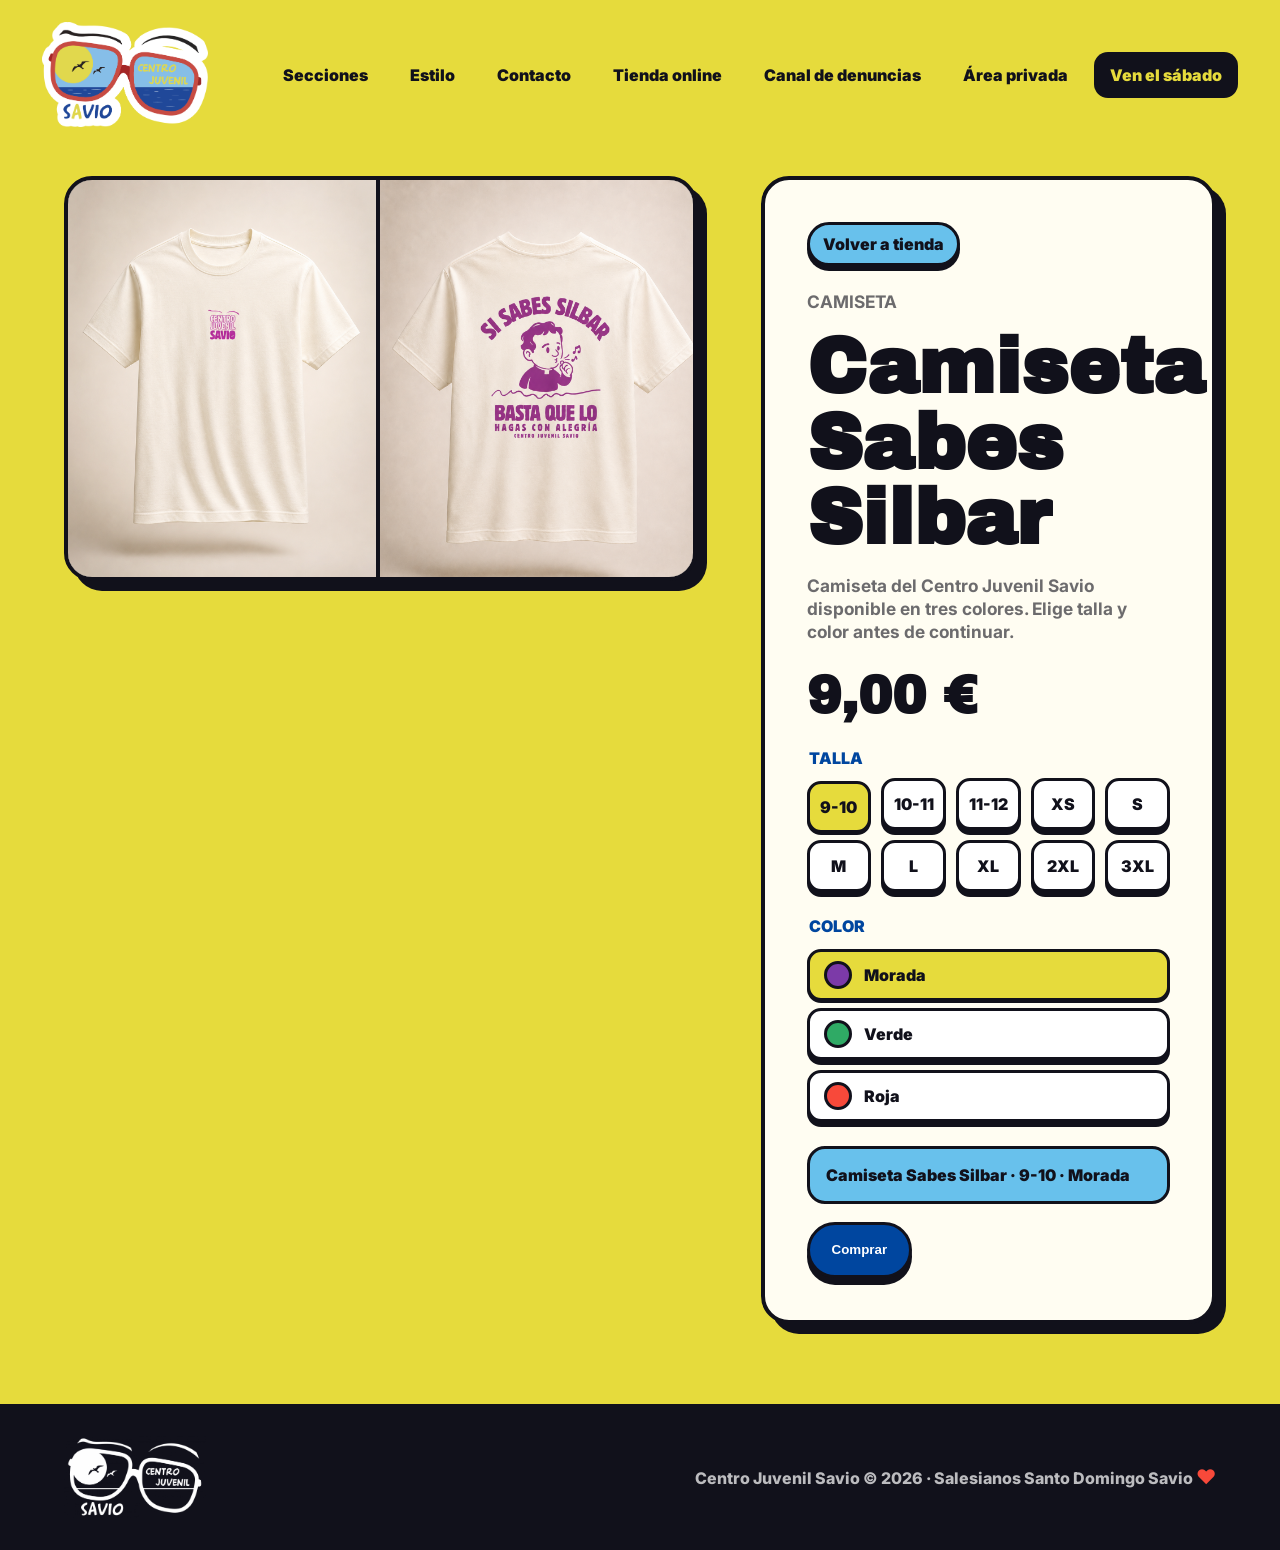
<file: producto-camiseta.html>
<!doctype html>
<html lang="es">
  <head>
    <meta charset="UTF-8" />
    <meta name="viewport" content="width=device-width, initial-scale=1.0" />
    <meta
      name="description"
      content="Camiseta Sabes Silbar del Centro Juvenil Savio. Elige talla y color."
    />
    <title>Camiseta Sabes Silbar | Tienda Savio</title>
    <link rel="preconnect" href="https://fonts.googleapis.com" />
    <link rel="preconnect" href="https://fonts.gstatic.com" crossorigin />
    <link
      href="https://fonts.googleapis.com/css2?family=Archivo+Black&family=Inter:wght@400;600;800;900&display=swap"
      rel="stylesheet"
    />
    <link rel="stylesheet" href="styles.css" />
  </head>
  <body>
    <header class="site-header" data-header>
      <a class="brand" href="index.html#inicio" aria-label="Centro Juvenil Savio">
        <img src="assets/logo-inicio.png" alt="Centro Juvenil Savio" />
      </a>
      <button class="menu-toggle" type="button" aria-label="Abrir menú" aria-expanded="false" data-menu-toggle>
        <span></span>
        <span></span>
        <span></span>
      </button>
      <nav class="main-nav" data-nav>
        <a href="index.html#secciones">Secciones</a>
        <a href="index.html#estilo">Estilo</a>
        <a href="index.html#contacto">Contacto</a>
        <a href="tienda.html">Tienda online</a>
        <a href="canal-denuncias.html">Canal de denuncias</a>
        <a href="https://confedonbosco.org/areaprivada/">Área privada</a>
        <a class="nav-cta" href="index.html#apuntarse">Ven el sábado</a>
      </nav>
    </header>

    <main>
      <section class="product-detail">
        <div class="product-preview reveal">
          <div class="product-gallery">
            <img src="assets/camiseta-sabes-silbar-frontal.png" alt="Camiseta Sabes Silbar frontal" />
            <img src="assets/camiseta-sabes-silbar-espalda.png" alt="Camiseta Sabes Silbar espalda" />
          </div>
        </div>
        <form class="product-form reveal" data-product-form data-product-name="Camiseta Sabes Silbar">
          <a class="back-link" href="tienda.html">Volver a tienda</a>
          <p class="section-kicker">Camiseta</p>
          <h1>Camiseta Sabes Silbar</h1>
          <p>
            Camiseta del Centro Juvenil Savio disponible en tres colores. Elige talla y color antes de continuar.
          </p>
          <strong class="detail-price">9,00 €</strong>

          <fieldset>
            <legend>Talla</legend>
            <div class="option-grid">
              <label><input type="radio" name="size" value="9-10" checked /> <span>9-10</span></label>
              <label><input type="radio" name="size" value="10-11" /> <span>10-11</span></label>
              <label><input type="radio" name="size" value="11-12" /> <span>11-12</span></label>
              <label><input type="radio" name="size" value="XS" /> <span>XS</span></label>
              <label><input type="radio" name="size" value="S" /> <span>S</span></label>
              <label><input type="radio" name="size" value="M" /> <span>M</span></label>
              <label><input type="radio" name="size" value="L" /> <span>L</span></label>
              <label><input type="radio" name="size" value="XL" /> <span>XL</span></label>
              <label><input type="radio" name="size" value="2XL" /> <span>2XL</span></label>
              <label><input type="radio" name="size" value="3XL" /> <span>3XL</span></label>
            </div>
          </fieldset>

          <fieldset>
            <legend>Color</legend>
            <div class="color-options">
              <label>
                <input type="radio" name="color" value="Morada" checked />
                <span style="--swatch: #7c3aa8">Morada</span>
              </label>
              <label>
                <input type="radio" name="color" value="Verde" />
                <span style="--swatch: #2faa65">Verde</span>
              </label>
              <label>
                <input type="radio" name="color" value="Roja" />
                <span style="--swatch: #f8493a">Roja</span>
              </label>
            </div>
          </fieldset>

          <div class="selection-summary" data-selection-summary>
            Camiseta Sabes Silbar · 9-10 · Morada
          </div>
          <button class="button primary" type="button">Comprar</button>
        </form>
      </section>
    </main>

    <footer class="site-footer">
      <img src="assets/centro-juvenil-white.png" alt="Centro Juvenil Savio" />
      <p>Centro Juvenil Savio © 2026 · Salesianos Santo Domingo Savio <span aria-hidden="true">&hearts;</span></p>
    </footer>

    <script src="script.js?v=product-pages-2"></script>
  </body>
</html>
</file>
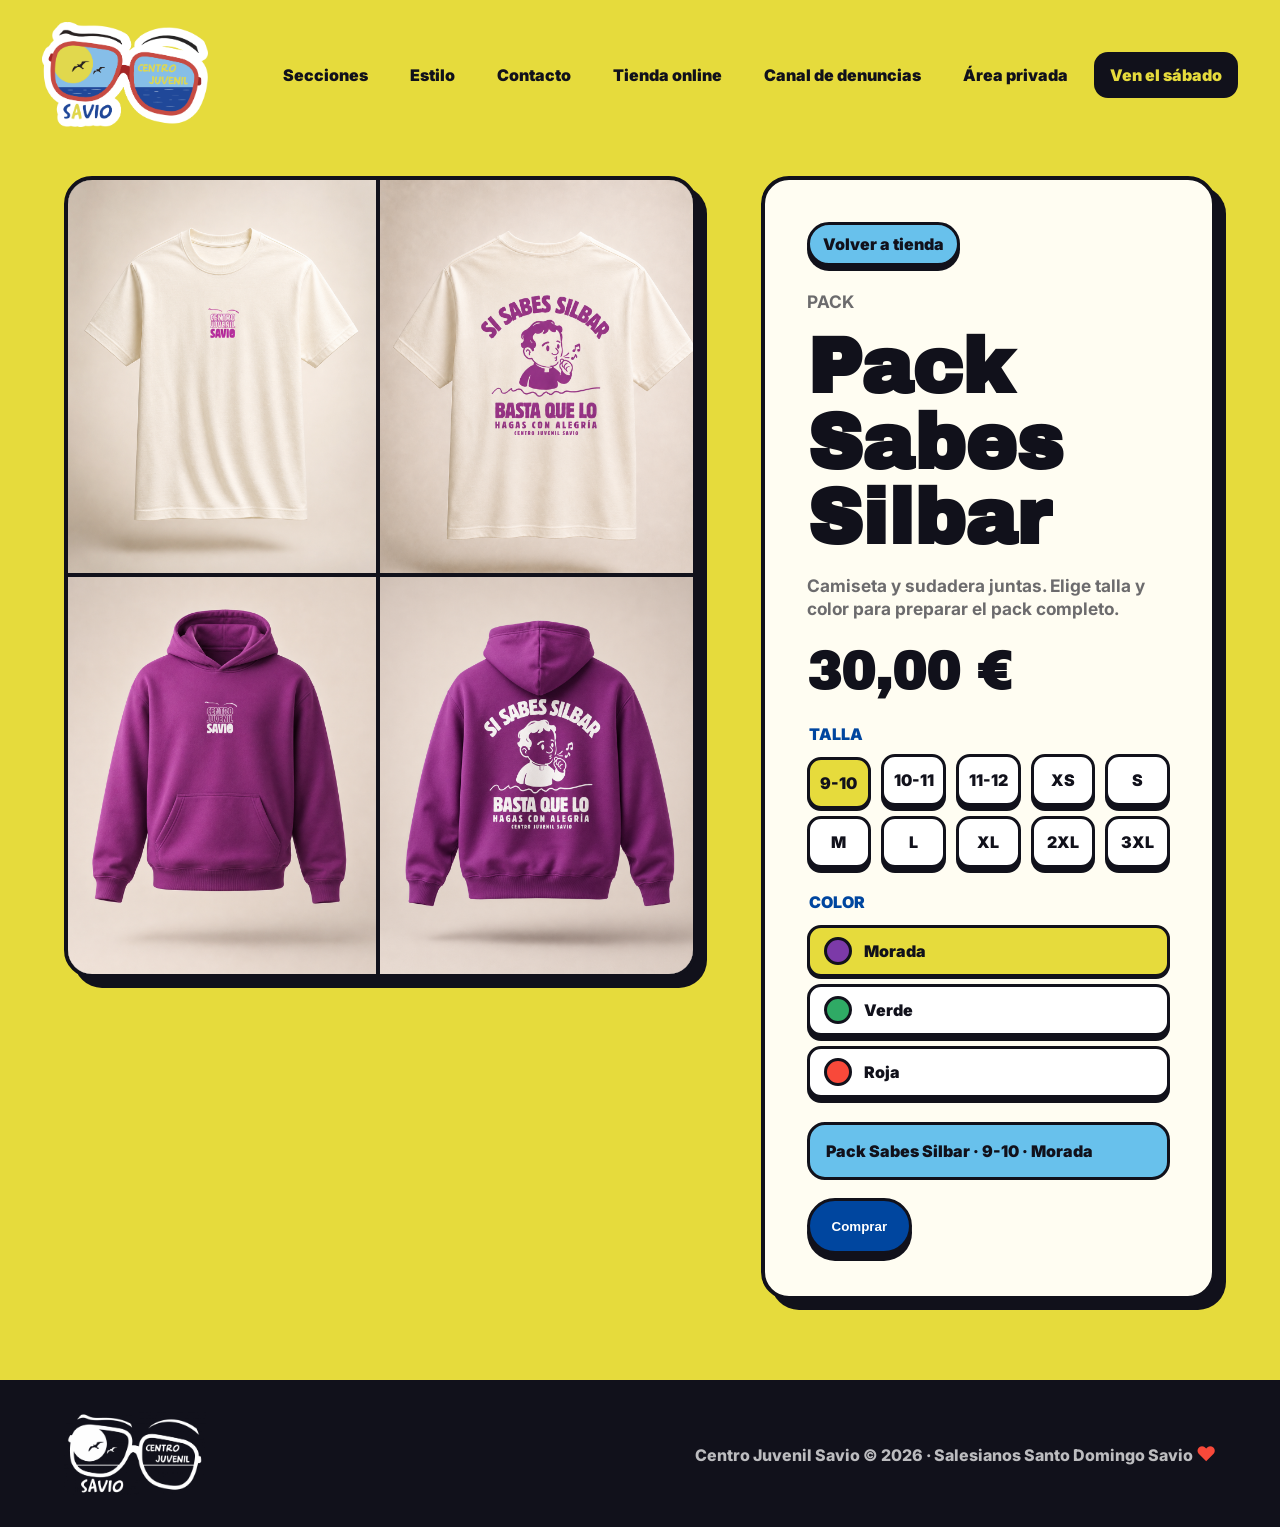
<file: producto-pack.html>
<!doctype html>
<html lang="es">
  <head>
    <meta charset="UTF-8" />
    <meta name="viewport" content="width=device-width, initial-scale=1.0" />
    <meta
      name="description"
      content="Pack Sabes Silbar del Centro Juvenil Savio con camiseta y sudadera. Elige talla y color."
    />
    <title>Pack Sabes Silbar | Tienda Savio</title>
    <link rel="preconnect" href="https://fonts.googleapis.com" />
    <link rel="preconnect" href="https://fonts.gstatic.com" crossorigin />
    <link
      href="https://fonts.googleapis.com/css2?family=Archivo+Black&family=Inter:wght@400;600;800;900&display=swap"
      rel="stylesheet"
    />
    <link rel="stylesheet" href="styles.css" />
  </head>
  <body>
    <header class="site-header" data-header>
      <a class="brand" href="index.html#inicio" aria-label="Centro Juvenil Savio">
        <img src="assets/logo-inicio.png" alt="Centro Juvenil Savio" />
      </a>
      <button class="menu-toggle" type="button" aria-label="Abrir menú" aria-expanded="false" data-menu-toggle>
        <span></span>
        <span></span>
        <span></span>
      </button>
      <nav class="main-nav" data-nav>
        <a href="index.html#secciones">Secciones</a>
        <a href="index.html#estilo">Estilo</a>
        <a href="index.html#contacto">Contacto</a>
        <a href="tienda.html">Tienda online</a>
        <a href="canal-denuncias.html">Canal de denuncias</a>
        <a href="https://confedonbosco.org/areaprivada/">Área privada</a>
        <a class="nav-cta" href="index.html#apuntarse">Ven el sábado</a>
      </nav>
    </header>

    <main>
      <section class="product-detail">
        <div class="product-preview reveal">
          <div class="product-gallery pack-gallery">
            <img src="assets/camiseta-sabes-silbar-frontal.png" alt="Camiseta Sabes Silbar frontal" />
            <img src="assets/camiseta-sabes-silbar-espalda.png" alt="Camiseta Sabes Silbar espalda" />
            <img src="assets/sudadera-sabes-silbar-frontal.png" alt="Sudadera Sabes Silbar morada frontal" />
            <img src="assets/sudadera-sabes-silbar-espalda.png" alt="Sudadera Sabes Silbar morada espalda" />
          </div>
        </div>
        <form class="product-form reveal" data-product-form data-product-name="Pack Sabes Silbar">
          <a class="back-link" href="tienda.html">Volver a tienda</a>
          <p class="section-kicker">Pack</p>
          <h1>Pack Sabes Silbar</h1>
          <p>
            Camiseta y sudadera juntas. Elige talla y color para preparar el pack completo.
          </p>
          <strong class="detail-price">30,00 €</strong>

          <fieldset>
            <legend>Talla</legend>
            <div class="option-grid">
              <label><input type="radio" name="size" value="9-10" checked /> <span>9-10</span></label>
              <label><input type="radio" name="size" value="10-11" /> <span>10-11</span></label>
              <label><input type="radio" name="size" value="11-12" /> <span>11-12</span></label>
              <label><input type="radio" name="size" value="XS" /> <span>XS</span></label>
              <label><input type="radio" name="size" value="S" /> <span>S</span></label>
              <label><input type="radio" name="size" value="M" /> <span>M</span></label>
              <label><input type="radio" name="size" value="L" /> <span>L</span></label>
              <label><input type="radio" name="size" value="XL" /> <span>XL</span></label>
              <label><input type="radio" name="size" value="2XL" /> <span>2XL</span></label>
              <label><input type="radio" name="size" value="3XL" /> <span>3XL</span></label>
            </div>
          </fieldset>

          <fieldset>
            <legend>Color</legend>
            <div class="color-options">
              <label>
                <input type="radio" name="color" value="Morada" checked />
                <span style="--swatch: #7c3aa8">Morada</span>
              </label>
              <label>
                <input type="radio" name="color" value="Verde" />
                <span style="--swatch: #2faa65">Verde</span>
              </label>
              <label>
                <input type="radio" name="color" value="Roja" />
                <span style="--swatch: #f8493a">Roja</span>
              </label>
            </div>
          </fieldset>

          <div class="selection-summary" data-selection-summary>
            Pack Sabes Silbar · 9-10 · Morada
          </div>
          <button class="button primary" type="button">Comprar</button>
        </form>
      </section>
    </main>

    <footer class="site-footer">
      <img src="assets/centro-juvenil-white.png" alt="Centro Juvenil Savio" />
      <p>Centro Juvenil Savio © 2026 · Salesianos Santo Domingo Savio <span aria-hidden="true">&hearts;</span></p>
    </footer>

    <script src="script.js?v=product-pages-2"></script>
  </body>
</html>
</file>
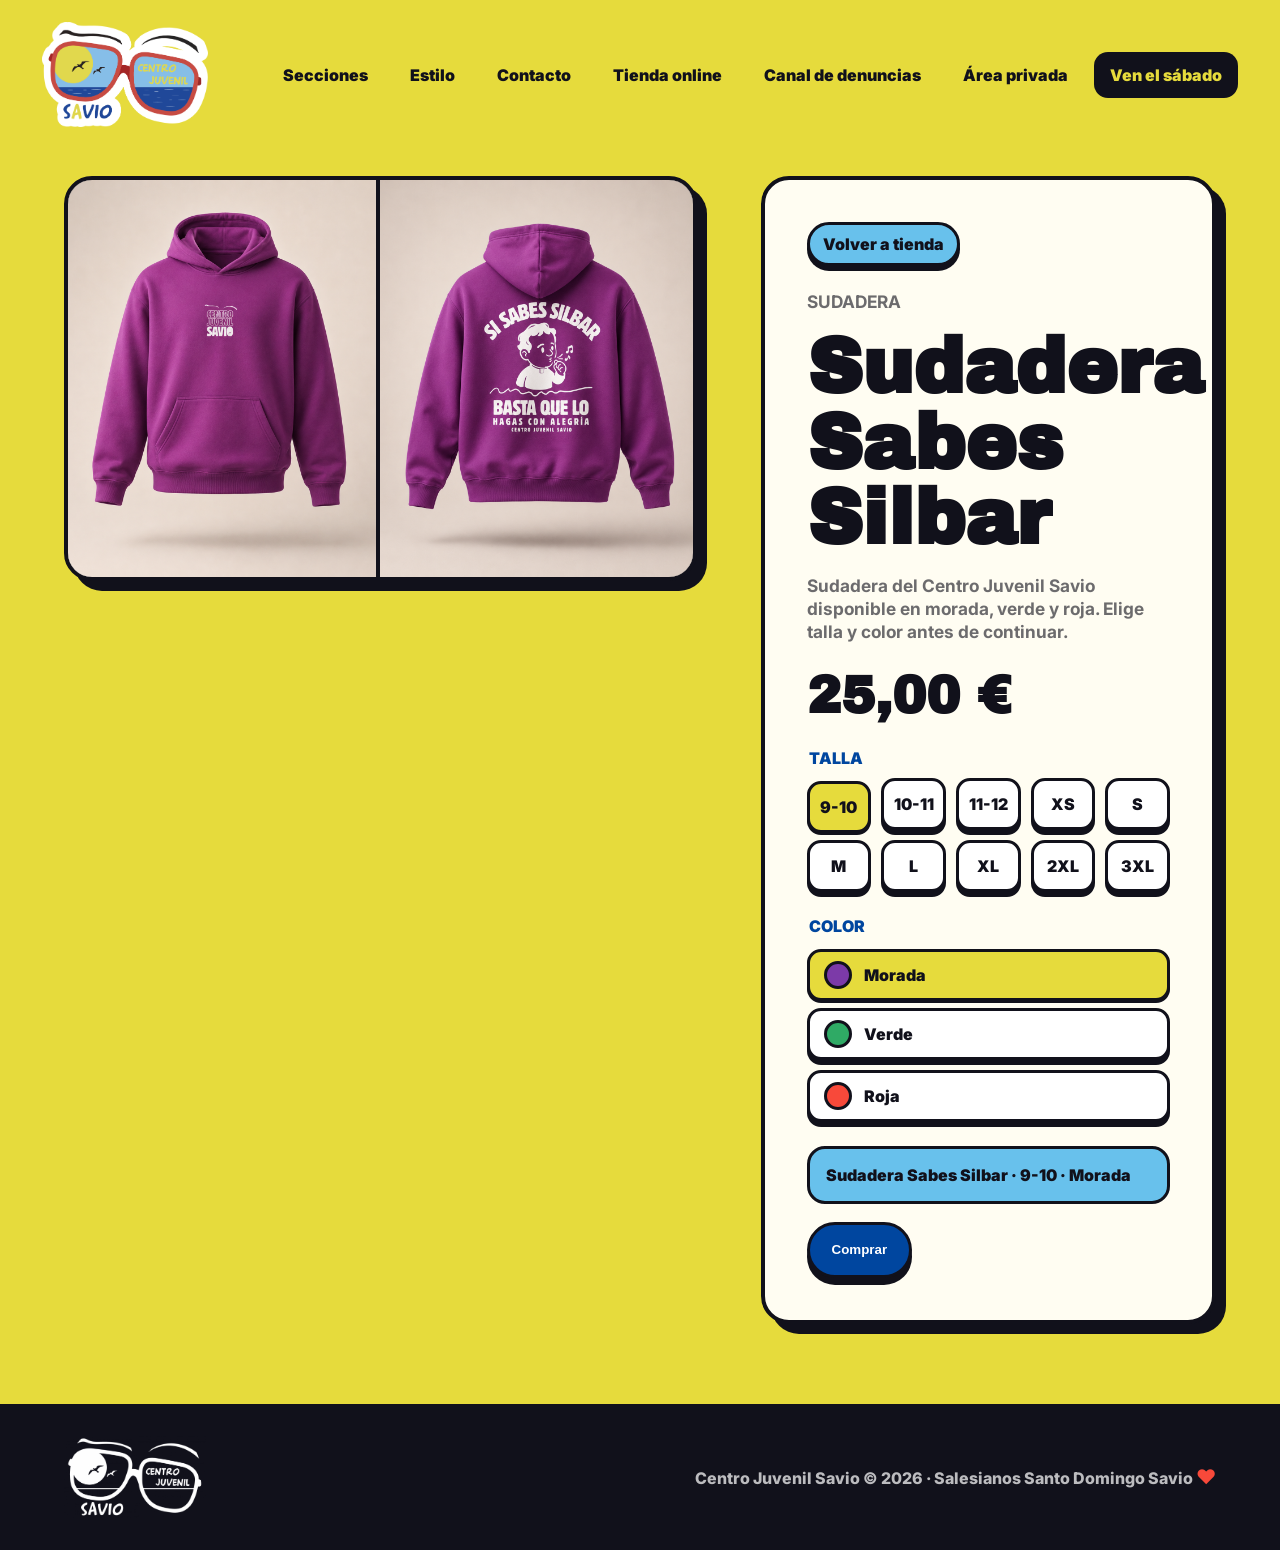
<file: producto-sudadera.html>
<!doctype html>
<html lang="es">
  <head>
    <meta charset="UTF-8" />
    <meta name="viewport" content="width=device-width, initial-scale=1.0" />
    <meta
      name="description"
      content="Sudadera Sabes Silbar del Centro Juvenil Savio. Elige talla y color."
    />
    <title>Sudadera Sabes Silbar | Tienda Savio</title>
    <link rel="preconnect" href="https://fonts.googleapis.com" />
    <link rel="preconnect" href="https://fonts.gstatic.com" crossorigin />
    <link
      href="https://fonts.googleapis.com/css2?family=Archivo+Black&family=Inter:wght@400;600;800;900&display=swap"
      rel="stylesheet"
    />
    <link rel="stylesheet" href="styles.css" />
  </head>
  <body>
    <header class="site-header" data-header>
      <a class="brand" href="index.html#inicio" aria-label="Centro Juvenil Savio">
        <img src="assets/logo-inicio.png" alt="Centro Juvenil Savio" />
      </a>
      <button class="menu-toggle" type="button" aria-label="Abrir menú" aria-expanded="false" data-menu-toggle>
        <span></span>
        <span></span>
        <span></span>
      </button>
      <nav class="main-nav" data-nav>
        <a href="index.html#secciones">Secciones</a>
        <a href="index.html#estilo">Estilo</a>
        <a href="index.html#contacto">Contacto</a>
        <a href="tienda.html">Tienda online</a>
        <a href="canal-denuncias.html">Canal de denuncias</a>
        <a href="https://confedonbosco.org/areaprivada/">Área privada</a>
        <a class="nav-cta" href="index.html#apuntarse">Ven el sábado</a>
      </nav>
    </header>

    <main>
      <section class="product-detail">
        <div class="product-preview reveal">
          <div class="product-gallery">
            <img src="assets/sudadera-sabes-silbar-frontal.png" alt="Sudadera Sabes Silbar morada frontal" />
            <img src="assets/sudadera-sabes-silbar-espalda.png" alt="Sudadera Sabes Silbar morada espalda" />
          </div>
        </div>
        <form class="product-form reveal" data-product-form data-product-name="Sudadera Sabes Silbar">
          <a class="back-link" href="tienda.html">Volver a tienda</a>
          <p class="section-kicker">Sudadera</p>
          <h1>Sudadera Sabes Silbar</h1>
          <p>
            Sudadera del Centro Juvenil Savio disponible en morada, verde y roja. Elige talla y color antes de continuar.
          </p>
          <strong class="detail-price">25,00 €</strong>

          <fieldset>
            <legend>Talla</legend>
            <div class="option-grid">
              <label><input type="radio" name="size" value="9-10" checked /> <span>9-10</span></label>
              <label><input type="radio" name="size" value="10-11" /> <span>10-11</span></label>
              <label><input type="radio" name="size" value="11-12" /> <span>11-12</span></label>
              <label><input type="radio" name="size" value="XS" /> <span>XS</span></label>
              <label><input type="radio" name="size" value="S" /> <span>S</span></label>
              <label><input type="radio" name="size" value="M" /> <span>M</span></label>
              <label><input type="radio" name="size" value="L" /> <span>L</span></label>
              <label><input type="radio" name="size" value="XL" /> <span>XL</span></label>
              <label><input type="radio" name="size" value="2XL" /> <span>2XL</span></label>
              <label><input type="radio" name="size" value="3XL" /> <span>3XL</span></label>
            </div>
          </fieldset>

          <fieldset>
            <legend>Color</legend>
            <div class="color-options">
              <label>
                <input type="radio" name="color" value="Morada" checked />
                <span style="--swatch: #7c3aa8">Morada</span>
              </label>
              <label>
                <input type="radio" name="color" value="Verde" />
                <span style="--swatch: #2faa65">Verde</span>
              </label>
              <label>
                <input type="radio" name="color" value="Roja" />
                <span style="--swatch: #f8493a">Roja</span>
              </label>
            </div>
          </fieldset>

          <div class="selection-summary" data-selection-summary>
            Sudadera Sabes Silbar · 9-10 · Morada
          </div>
          <button class="button primary" type="button">Comprar</button>
        </form>
      </section>
    </main>

    <footer class="site-footer">
      <img src="assets/centro-juvenil-white.png" alt="Centro Juvenil Savio" />
      <p>Centro Juvenil Savio © 2026 · Salesianos Santo Domingo Savio <span aria-hidden="true">&hearts;</span></p>
    </footer>

    <script src="script.js?v=product-pages-2"></script>
  </body>
</html>
</file>
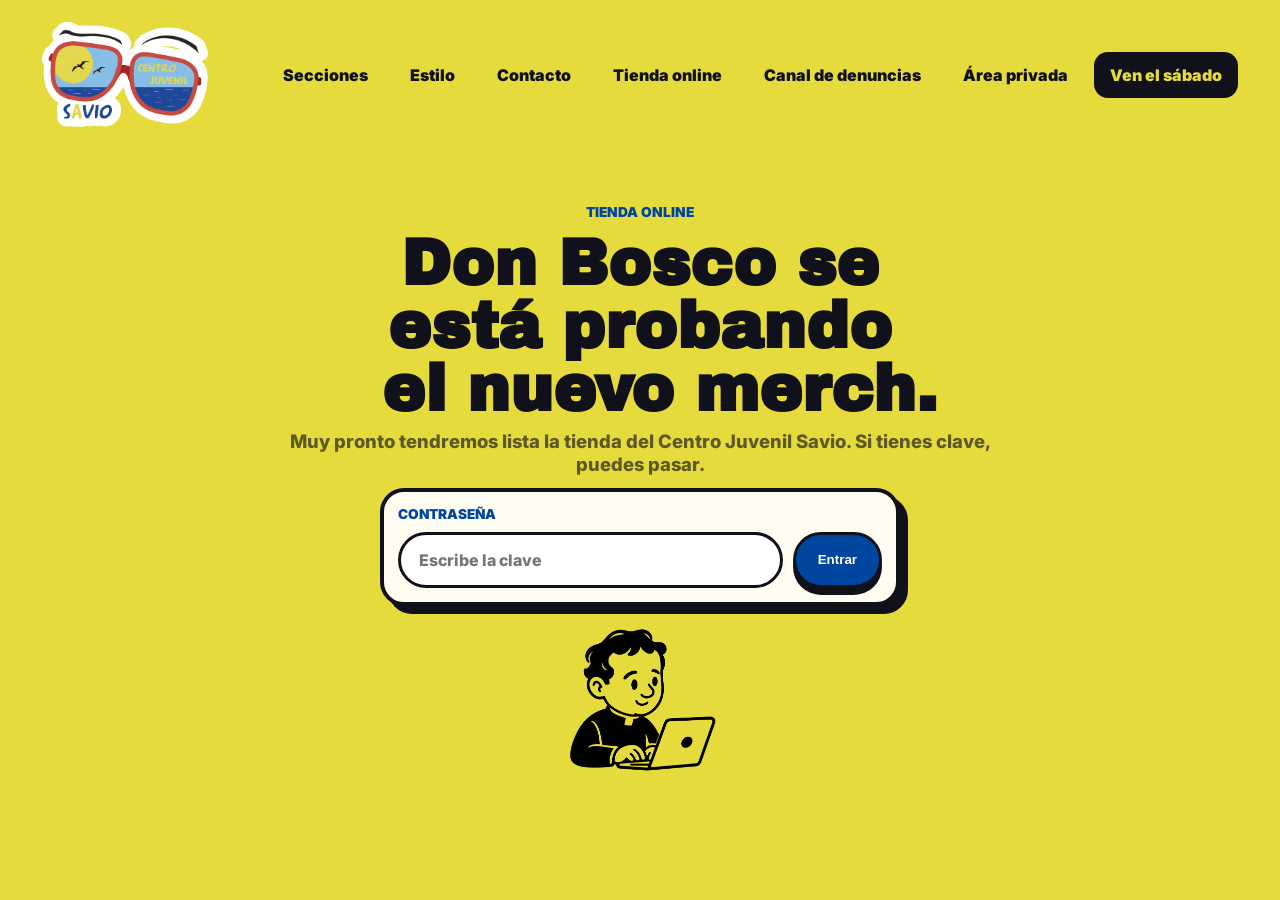
<file: tienda.html>
<!doctype html>
<html lang="es">
  <head>
    <meta charset="UTF-8" />
    <meta name="viewport" content="width=device-width, initial-scale=1.0" />
    <meta
      name="description"
      content="Tienda online del Centro Juvenil Savio con productos de prueba."
    />
    <title>Tienda online | Centro Juvenil Savio</title>
    <link rel="preconnect" href="https://fonts.googleapis.com" />
    <link rel="preconnect" href="https://fonts.gstatic.com" crossorigin />
    <link
      href="https://fonts.googleapis.com/css2?family=Archivo+Black&family=Inter:wght@400;600;800;900&display=swap"
      rel="stylesheet"
    />
    <link rel="stylesheet" href="styles.css" />
  </head>
  <body class="shop-page shop-locked">
    <header class="site-header" data-header>
      <a class="brand" href="index.html#inicio" aria-label="Centro Juvenil Savio">
        <img src="assets/logo-inicio.png" alt="Centro Juvenil Savio" />
      </a>
      <button class="menu-toggle" type="button" aria-label="Abrir menú" aria-expanded="false" data-menu-toggle>
        <span></span>
        <span></span>
        <span></span>
      </button>
      <nav class="main-nav" data-nav>
        <a href="index.html#secciones">Secciones</a>
        <a href="index.html#estilo">Estilo</a>
        <a href="index.html#contacto">Contacto</a>
        <a href="tienda.html">Tienda online</a>
        <a href="canal-denuncias.html">Canal de denuncias</a>
        <a href="https://confedonbosco.org/areaprivada/">Área privada</a>
        <a class="nav-cta" href="index.html#apuntarse">Ven el sábado</a>
      </nav>
    </header>

    <main>
      <section class="shop-gate" data-shop-gate>
        <div class="shop-gate-panel">
          <div class="shop-gate-copy construction-enter">
            <p class="section-kicker">Tienda online</p>
            <h1>Don Bosco se está probando <span class="nowrap">el nuevo merch.</span></h1>
            <p>
              Muy pronto tendremos lista la tienda del Centro Juvenil Savio. Si tienes clave, puedes pasar.
            </p>
            <form class="shop-password" data-shop-password>
              <label for="shop-password">Contraseña</label>
              <div class="shop-password-row">
                <input
                  id="shop-password"
                  name="password"
                  type="password"
                  autocomplete="current-password"
                  placeholder="Escribe la clave"
                />
                <button class="button primary" type="submit" data-label="Entrar">Entrar</button>
              </div>
              <p class="shop-password-error" data-shop-error hidden>Clave incorrecta. Prueba otra vez.</p>
            </form>
          </div>
          <div class="construction-art-wrap construction-enter">
            <img
              class="construction-art"
              src="assets/construccion-ilustracion.png"
              alt="Ilustración de la tienda en preparación"
            />
          </div>
        </div>
      </section>

      <section class="shop-hero" data-shop-full hidden>
        <div class="shop-content">
          <div class="shop-title reveal">
            <h1 aria-label="Tienda online">
              <span class="shop-title-word title-rise">Tienda</span>
              <span class="shop-title-word title-rise title-rise-delay">
                <span class="coin-letter">O</span>nline
              </span>
            </h1>
          </div>
          <p class="hero-copy reveal">
            Merch Sabes Silbar del Centro Juvenil Savio. Elige producto, color y talla antes de continuar.
          </p>
          <div class="product-grid">
            <article class="product-card reveal">
              <div class="product-image product-photo">
                <img src="assets/camiseta-sabes-silbar-frontal.png" alt="Camiseta Sabes Silbar frontal" />
              </div>
              <div class="product-info">
                <p class="product-tag">Camiseta</p>
                <h2>Camiseta Sabes Silbar</h2>
                <p>Disponible en morada, verde y roja. Merch del Centro Juvenil Savio.</p>
                <div class="product-footer">
                  <strong>9,00 €</strong>
                  <a class="button secondary" href="producto-camiseta.html" data-label="Ver producto">Ver producto</a>
                </div>
              </div>
            </article>
            <article class="product-card reveal">
              <div class="product-image product-photo">
                <img src="assets/sudadera-sabes-silbar-frontal.png" alt="Sudadera Sabes Silbar morada frontal" />
              </div>
              <div class="product-info">
                <p class="product-tag">Sudadera</p>
                <h2>Sudadera Sabes Silbar</h2>
                <p>Disponible en morada, verde y roja. Mismas tallas que la camiseta.</p>
                <div class="product-footer">
                  <strong>25,00 €</strong>
                  <a class="button primary" href="producto-sudadera.html" data-label="Ver producto">Ver producto</a>
                </div>
              </div>
            </article>
            <article class="product-card reveal">
              <div class="product-image product-pack-photo">
                <img src="assets/camiseta-sabes-silbar-frontal.png" alt="Camiseta Sabes Silbar frontal" />
                <img src="assets/sudadera-sabes-silbar-frontal.png" alt="Sudadera Sabes Silbar frontal" />
              </div>
              <div class="product-info">
                <p class="product-tag">Pack</p>
                <h2>Pack Sabes Silbar</h2>
                <p>La camiseta y la sudadera juntas, con el mismo color y talla.</p>
                <div class="product-footer">
                  <strong>30,00 €</strong>
                  <a class="button secondary" href="producto-pack.html" data-label="Ver producto">Ver producto</a>
                </div>
              </div>
            </article>
          </div>
          <a class="button primary reveal" href="index.html" data-label="Volver al inicio">Volver al inicio</a>
        </div>
      </section>
    </main>

    <footer class="site-footer">
      <img src="assets/centro-juvenil-white.png" alt="Centro Juvenil Savio" />
      <p>Centro Juvenil Savio © 2026 · Salesianos Santo Domingo Savio <span aria-hidden="true">&hearts;</span></p>
    </footer>

    <script src="script.js?v=shop-gate-3"></script>
  </body>
</html>
</file>
<file: styles.css>
:root {
  --sky: #68c1ec;
  --red: #f8493a;
  --yellow: #e6db3c;
  --blue: #00469f;
  --ink: #11111b;
  --paper: #fffdf2;
  --white: #ffffff;
  --soft: rgba(17, 17, 27, 0.1);
  --radius: 18px;
}

* {
  box-sizing: border-box;
}

html {
  scroll-behavior: smooth;
  scroll-padding-top: 112px;
}

body {
  margin: 0;
  color: var(--ink);
  background: var(--yellow);
  font-family: "Inter", Arial, sans-serif;
}

body.menu-open {
  overflow: hidden;
}

.construction-body {
  min-height: 100svh;
  overflow-x: hidden;
  background: var(--yellow);
}

a {
  color: inherit;
  text-decoration: none;
}

img {
  display: block;
  max-width: 100%;
}

[hidden] {
  display: none !important;
}

.site-header {
  position: fixed;
  inset: 0 0 auto;
  z-index: 20;
  display: flex;
  align-items: center;
  justify-content: space-between;
  gap: 20px;
  padding: 22px clamp(16px, 4vw, 42px);
  background: var(--yellow);
  transition: background 220ms ease, box-shadow 220ms ease, backdrop-filter 220ms ease;
}

.site-header.is-scrolled {
  background: rgba(230, 219, 60, 0.72);
  box-shadow: 0 14px 40px rgba(17, 17, 27, 0.12);
  backdrop-filter: blur(18px) saturate(1.25);
}

.brand {
  width: clamp(126px, 13vw, 170px);
}

.main-nav {
  display: flex;
  align-items: center;
  gap: 10px;
  font-weight: 900;
}

.main-nav a {
  color: var(--ink);
  border-radius: 14px;
  padding: 13px 16px;
}

.main-nav a:hover,
.main-nav a:focus-visible {
  background: rgba(255, 255, 255, 0.42);
  outline: none;
}

.main-nav a[aria-current="page"] {
  background: rgba(255, 255, 255, 0.58);
}

.main-nav .nav-cta {
  color: var(--yellow);
  background: var(--ink);
}

.main-nav .nav-cta:hover,
.main-nav .nav-cta:focus-visible {
  color: var(--ink);
  background: var(--sky);
}

.menu-toggle {
  display: none;
  width: 46px;
  height: 46px;
  border: 0;
  border-radius: 12px;
  background: var(--paper);
  box-shadow: 0 5px 0 rgba(17, 17, 27, 0.14);
  padding: 11px;
}

.menu-toggle span {
  display: block;
  width: 100%;
  height: 3px;
  margin: 4px 0;
  border-radius: 99px;
  background: var(--ink);
}

.hero {
  position: relative;
  min-height: 100svh;
  display: grid;
  place-items: center;
  overflow: hidden;
  padding: 170px clamp(18px, 4vw, 56px) 70px;
  text-align: center;
  z-index: 1;
}

.hero::after {
  content: "";
  position: absolute;
  left: 0;
  right: 0;
  bottom: 0;
  height: clamp(92px, 14vw, 168px);
  background: var(--red);
  border-radius: 50% 50% 0 0 / 38% 38% 0 0;
  transform: scaleX(1.16) translateY(46%);
}

.hero-content {
  position: relative;
  z-index: 1;
  display: grid;
  justify-items: center;
  width: min(1040px, 100%);
}

.enrollment-banner {
  width: min(100%, 980px);
  display: grid;
  grid-template-columns: auto 1fr auto;
  align-items: center;
  gap: clamp(16px, 3vw, 34px);
  margin: 0 auto 46px;
  border: 4px solid var(--ink);
  background: var(--red);
  box-shadow: 8px 8px 0 var(--ink);
  color: var(--white);
  padding: clamp(16px, 2.4vw, 24px) clamp(18px, 3.5vw, 38px);
  text-transform: uppercase;
  transition: transform 180ms ease, box-shadow 180ms ease;
}

.enrollment-banner:hover,
.enrollment-banner:focus-visible {
  box-shadow: 3px 3px 0 var(--ink);
  outline: none;
  transform: translate(5px, 5px);
}

.enrollment-banner span {
  font-size: clamp(0.7rem, 1.3vw, 0.9rem);
  font-weight: 900;
}

.enrollment-banner strong {
  font-family: "Archivo Black", sans-serif;
  font-size: clamp(1.8rem, 5vw, 4.4rem);
  line-height: 0.9;
  text-align: center;
}

.enrollment-banner b {
  color: var(--yellow);
  font-family: "Archivo Black", sans-serif;
  font-size: clamp(2rem, 4vw, 4rem);
  line-height: 1;
}

h1,
h2,
h3,
p {
  margin-top: 0;
}

.nowrap {
  white-space: nowrap;
}

h1,
h2,
h3,
.hero-claim,
.quick-info strong,
.pillars strong {
  font-family: "Archivo Black", Impact, sans-serif;
  letter-spacing: 0;
  line-height: 0.98;
}

h1 {
  max-width: 11ch;
  margin: 18px 0 18px;
  font-size: clamp(3.9rem, 11vw, 8.6rem);
}

.hero-title {
  max-width: 11ch;
  margin: 18px 0 18px;
  font-size: clamp(3.9rem, 11vw, 8.6rem);
}

.title-word,
.title-letters {
  display: block;
  overflow: hidden;
}

.title-rise {
  animation: titleRise 720ms cubic-bezier(0.2, 0.8, 0.2, 1) both;
}

.title-rise-delay {
  animation-delay: 140ms;
}

.title-letters {
  display: flex;
  justify-content: center;
}

.title-letters span {
  display: inline-block;
  animation: letterIn 540ms cubic-bezier(0.2, 0.8, 0.2, 1) both;
}

.title-letters span:nth-child(1) {
  animation-delay: 360ms;
}

.title-letters span:nth-child(2) {
  animation-delay: 430ms;
}

.title-letters span:nth-child(3) {
  animation-delay: 500ms;
}

.title-letters span:nth-child(4) {
  animation-delay: 570ms;
}

.title-letters span:nth-child(5) {
  animation-delay: 640ms;
}

@keyframes titleRise {
  from {
    opacity: 0;
    transform: translateY(110%);
  }

  to {
    opacity: 1;
    transform: translateY(0);
  }
}

@keyframes letterIn {
  from {
    opacity: 0;
    transform: translateY(0.8em) rotate(4deg);
  }

  to {
    opacity: 1;
    transform: translateY(0) rotate(0);
  }
}

h2 {
  margin-bottom: 22px;
  font-size: clamp(2.6rem, 7vw, 6.6rem);
}

h3 {
  margin-bottom: 18px;
  font-size: clamp(2rem, 4.2vw, 4.3rem);
}

.hero-copy {
  max-width: 54ch;
  margin-bottom: 22px;
  color: rgba(17, 17, 27, 0.58);
  font-size: clamp(1.05rem, 1.8vw, 1.35rem);
  font-weight: 600;
  line-height: 1.24;
}

.hero-claim {
  display: inline-flex;
  align-items: center;
  justify-content: center;
  min-height: 54px;
  margin: 0 0 24px;
  border-radius: 999px;
  color: var(--yellow);
  background: var(--blue);
  font-size: clamp(1.15rem, 2.7vw, 2.2rem);
  padding: 10px 24px;
  transform: rotate(-2deg);
}

.photo-placeholder {
  width: min(760px, 88vw);
  aspect-ratio: 16 / 8.4;
  overflow: hidden;
  margin: 8px auto 26px;
  border: 4px solid var(--ink);
  border-radius: 28px;
  background: var(--paper);
  box-shadow: 10px 10px 0 var(--ink);
  transform: rotate(-1.4deg);
}

.photo-placeholder img {
  width: 100%;
  height: 100%;
  object-fit: cover;
}

.hero-actions,
.join-actions {
  display: flex;
  flex-wrap: wrap;
  justify-content: center;
  gap: 12px;
  margin-top: 10px;
}

.button {
  position: relative;
  display: inline-flex;
  min-height: 56px;
  align-items: center;
  justify-content: center;
  border: 3px solid var(--ink);
  border-radius: 999px;
  box-shadow: 0 7px 0 var(--ink);
  font-weight: 900;
  padding: 14px 22px;
  overflow: hidden;
  transition: transform 160ms ease, box-shadow 160ms ease;
}

.button-label {
  display: inline-block;
  transition: transform 180ms ease;
}

.button:hover .button-label,
.button:focus-visible .button-label {
  transform: translateY(-3px);
}

.button:hover,
.button:focus-visible {
  transform: translateY(2px);
  box-shadow: 0 5px 0 var(--ink);
  outline: none;
}

.button.primary {
  color: var(--white);
  background: var(--blue);
}

.button.secondary {
  background: var(--sky);
}

.quick-info {
  position: relative;
  z-index: 2;
  display: grid;
  grid-template-columns: repeat(3, 1fr);
  border-block: 4px solid var(--ink);
  background: var(--paper);
}

section[id] {
  scroll-margin-top: 112px;
}

.quick-info article {
  min-height: 130px;
  display: grid;
  align-content: center;
  gap: 8px;
  padding: 26px clamp(18px, 4vw, 54px);
  border-right: 4px solid var(--ink);
}

.quick-info article:last-child {
  border-right: 0;
}

.quick-info span,
.section-kicker {
  color: var(--blue);
  font-size: 0.86rem;
  font-weight: 900;
  text-transform: uppercase;
}

.quick-info strong {
  font-size: clamp(1.5rem, 3vw, 2.8rem);
}

.section {
  position: relative;
  z-index: 3;
  border-top: 4px solid var(--ink);
  padding: clamp(70px, 10vw, 126px) clamp(18px, 5vw, 72px);
}

.intro-section,
.style-section {
  background: var(--paper);
}

.intro-section {
  z-index: 3;
}

.saturday-section {
  z-index: 4;
  background: var(--yellow);
}

.intro-grid,
.section-heading,
.contact-section {
  display: grid;
  grid-template-columns: minmax(0, 1.08fr) minmax(280px, 0.92fr);
  gap: clamp(28px, 6vw, 84px);
  align-items: start;
}

.intro-grid p,
.section-heading p,
.contact-copy p,
.join-inner p {
  color: rgba(17, 17, 27, 0.62);
  font-size: clamp(1.05rem, 1.6vw, 1.3rem);
  font-weight: 600;
  line-height: 1.34;
}

.saturday-flow {
  display: grid;
  grid-template-columns: repeat(5, minmax(0, 1fr));
  gap: 14px;
}

.saturday-flow article {
  position: relative;
  overflow: hidden;
  min-height: 235px;
  display: grid;
  align-content: space-between;
  border: 4px solid var(--ink);
  border-radius: var(--radius);
  background: var(--paper);
  box-shadow: 7px 7px 0 var(--ink);
  padding: 22px;
}

.saturday-flow article::after {
  content: "";
  position: absolute;
  right: -26px;
  bottom: -34px;
  width: 122px;
  height: 122px;
  border: 14px solid currentColor;
  border-radius: 50%;
  opacity: 0.1;
}

.saturday-flow article:nth-child(2) {
  background: var(--sky);
}

.saturday-flow article:nth-child(3) {
  color: var(--white);
  background: var(--blue);
}

.saturday-flow article:nth-child(4) {
  background: var(--white);
}

.saturday-flow article:nth-child(5) {
  color: var(--white);
  background: var(--red);
}

.saturday-flow .saturday-extra {
  grid-column: 2 / span 3;
  min-height: 185px;
  color: var(--white);
  background: var(--blue);
}

.saturday-flow .saturday-extra::after {
  border-radius: 22px;
  transform: rotate(-8deg);
}

.saturday-flow span,
.saturday-flow strong,
.saturday-flow p {
  position: relative;
  z-index: 1;
}

.saturday-flow span {
  width: max-content;
  border: 3px solid var(--ink);
  border-radius: 999px;
  background: var(--white);
  color: var(--ink);
  font-size: 0.78rem;
  font-weight: 900;
  padding: 7px 10px;
}

.saturday-flow strong {
  display: block;
  margin: 34px 0 10px;
  font-family: "Archivo Black", Impact, sans-serif;
  font-size: clamp(1.45rem, 2.1vw, 2.25rem);
  line-height: 0.98;
}

.saturday-flow p {
  margin: 0;
  color: rgba(17, 17, 27, 0.66);
  font-weight: 800;
  line-height: 1.22;
}

.saturday-flow article:nth-child(3) p,
.saturday-flow article:nth-child(5) p,
.saturday-flow .saturday-extra p {
  color: rgba(255, 255, 255, 0.78);
}

.sections-band {
  z-index: 5;
  background: var(--blue);
}

.sections-band .section-kicker,
.sections-band h2,
.sections-band .section-heading p {
  color: var(--white);
}

.age-grid {
  display: grid;
  grid-template-columns: repeat(3, minmax(0, 1fr));
  gap: 18px;
  margin-top: 48px;
}

.age-card {
  min-height: 330px;
  display: flex;
  flex-direction: column;
  justify-content: space-between;
  border: 4px solid var(--ink);
  border-radius: var(--radius);
  box-shadow: 10px 10px 0 var(--ink);
  padding: 28px;
}

.age-card p {
  width: max-content;
  margin-bottom: 40px;
  border: 3px solid var(--ink);
  border-radius: 999px;
  background: rgba(255, 255, 255, 0.72);
  font-weight: 900;
  padding: 8px 12px;
}

.age-card span {
  color: rgba(17, 17, 27, 0.68);
  font-size: 1.05rem;
  font-weight: 700;
  line-height: 1.28;
}

.age-card.chiqui {
  background: var(--yellow);
}

.age-card.preas {
  background: var(--sky);
}

.age-card.jovenes {
  background: var(--red);
}

.age-card.jovenes span {
  color: rgba(255, 255, 255, 0.86);
}

.style-section {
  position: relative;
  z-index: 6;
}

.section-heading.compact {
  margin-bottom: 46px;
}

.pillars {
  display: grid;
  grid-template-columns: repeat(4, minmax(0, 1fr));
  gap: 16px;
}

.pillars article {
  position: relative;
  overflow: hidden;
  min-height: 220px;
  border: 4px solid var(--ink);
  border-radius: var(--radius);
  background: var(--white);
  box-shadow: 8px 8px 0 var(--ink);
  padding: 26px;
}

.pillars strong,
.pillars span {
  position: relative;
  z-index: 1;
}

.pillar-icon {
  position: absolute;
  right: -18px;
  bottom: -20px;
  width: 152px;
  height: 152px;
  fill: none;
  stroke: currentColor;
  stroke-linecap: round;
  stroke-linejoin: round;
  stroke-width: 4;
  opacity: 0.14;
}

.pillars article:nth-child(2) {
  background: var(--sky);
}

.pillars article:nth-child(3) {
  background: var(--yellow);
}

.pillars article:nth-child(4) {
  color: var(--white);
  background: var(--blue);
}

.pillars strong {
  display: block;
  font-size: clamp(1.9rem, 3vw, 3.1rem);
  margin-bottom: 12px;
}

.pillars span {
  color: rgba(17, 17, 27, 0.62);
  font-size: 1.1rem;
  font-weight: 800;
}

.pillars article:nth-child(4) span {
  color: rgba(255, 255, 255, 0.76);
}

.join-section {
  position: relative;
  z-index: 7;
  border-top: 4px solid var(--ink);
  padding: clamp(70px, 10vw, 126px) clamp(18px, 5vw, 72px);
  background: var(--red);
}

.join-inner {
  display: grid;
  grid-template-columns: minmax(0, 0.85fr) minmax(320px, 1fr);
  gap: 34px;
  align-items: center;
  max-width: 1180px;
  margin: 0 auto;
  color: var(--white);
}

.join-actions {
  grid-column: 1 / -1;
}

.join-inner .section-kicker,
.join-inner p {
  color: rgba(255, 255, 255, 0.82);
}

.join-inner h2 {
  max-width: 10.5ch;
  font-size: clamp(2.8rem, 5.8vw, 5.4rem);
}

.join-inner .button.primary {
  color: var(--ink);
  background: var(--white);
}

.join-photo {
  overflow: hidden;
  border: 4px solid var(--ink);
  border-radius: 28px;
  background: var(--paper);
  box-shadow: 10px 10px 0 var(--ink);
  transform: rotate(1.2deg);
}

.join-photo img {
  width: 100%;
  height: 100%;
  aspect-ratio: 4 / 3;
  object-fit: cover;
}

.contact-section {
  z-index: 8;
  min-height: 100svh;
  background: var(--paper);
}

.contact-copy h2 {
  font-size: clamp(2.4rem, 5.5vw, 5.2rem);
}

.contact-list {
  display: grid;
  gap: 14px;
}

.contact-list a {
  display: block;
  border: 4px solid var(--ink);
  border-radius: var(--radius);
  background: var(--white);
  box-shadow: 6px 6px 0 var(--ink);
  color: var(--blue);
  font-weight: 900;
  overflow-wrap: anywhere;
  padding: 20px;
}

.contact-list a:hover,
.contact-list a:focus-visible {
  background: var(--sky);
  outline: none;
}

.map-card {
  position: relative;
  overflow: hidden;
  grid-column: 1 / -1;
  display: grid;
  gap: 10px;
  min-height: 190px;
  align-content: end;
  border: 4px solid var(--ink);
  border-radius: var(--radius);
  background: var(--yellow);
  box-shadow: 8px 8px 0 var(--ink);
  color: var(--ink);
  padding: 24px;
}

.map-card::after {
  content: "";
  position: absolute;
  right: -16px;
  bottom: -36px;
  width: 170px;
  height: 170px;
  border: 14px solid rgba(17, 17, 27, 0.13);
  border-radius: 50% 50% 50% 0;
  transform: rotate(-45deg);
}

.map-card span,
.map-card strong,
.map-card p {
  position: relative;
  z-index: 1;
}

.map-card span {
  width: max-content;
  border: 3px solid var(--ink);
  border-radius: 999px;
  background: var(--paper);
  color: var(--blue);
  font-size: 0.82rem;
  font-weight: 900;
  padding: 7px 10px;
  text-transform: uppercase;
}

.map-card strong {
  display: block;
  font-family: "Archivo Black", Impact, sans-serif;
  font-size: clamp(2rem, 4vw, 4.4rem);
  line-height: 0.95;
}

.map-card p {
  max-width: 54ch;
  margin: 0;
  color: rgba(17, 17, 27, 0.66);
  font-size: clamp(1rem, 1.5vw, 1.25rem);
  font-weight: 800;
}

.social-grid {
  grid-column: 1 / -1;
  display: grid;
  grid-template-columns: repeat(4, minmax(0, 1fr));
  gap: 14px;
  margin-top: 12px;
}

.social-grid a {
  min-height: 150px;
  display: flex;
  flex-direction: column;
  justify-content: space-between;
  border: 4px solid var(--ink);
  border-radius: var(--radius);
  background: var(--yellow);
  box-shadow: 6px 6px 0 var(--ink);
  font-family: "Archivo Black", Impact, sans-serif;
  font-size: clamp(1.5rem, 3vw, 2.8rem);
  line-height: 0.98;
  padding: 18px;
}

.social-grid a:nth-child(2) {
  background: var(--sky);
}

.social-grid a:nth-child(3) {
  background: var(--red);
}

.social-grid a:nth-child(4) {
  color: var(--white);
  background: var(--blue);
}

.social-grid span {
  width: max-content;
  border: 3px solid var(--ink);
  border-radius: 999px;
  background: var(--paper);
  color: var(--ink);
  font-family: "Inter", Arial, sans-serif;
  font-size: 0.82rem;
  font-weight: 900;
  padding: 7px 10px;
}

.closing-band {
  position: relative;
  z-index: 9;
  display: grid;
  justify-items: center;
  border-top: 4px solid var(--ink);
  background: var(--blue);
  color: var(--white);
  padding: clamp(54px, 8vw, 90px) clamp(18px, 5vw, 72px);
  text-align: center;
}

.closing-band p {
  margin: 0 0 8px;
  color: var(--yellow);
  font-size: clamp(1rem, 2vw, 1.45rem);
  font-weight: 900;
  text-transform: uppercase;
}

.closing-band strong {
  font-family: "Archivo Black", Impact, sans-serif;
  font-size: clamp(3rem, 9vw, 8rem);
  line-height: 0.92;
  text-transform: uppercase;
}

.shop-hero {
  min-height: 100svh;
  display: grid;
  place-items: center;
  padding: 142px clamp(18px, 5vw, 72px) 80px;
  text-align: center;
}

.shop-locked .site-footer {
  display: none;
}

.shop-gate {
  height: 100svh;
  display: grid;
  justify-items: center;
  align-content: center;
  gap: clamp(8px, 1.4vh, 14px);
  padding: 112px clamp(18px, 5vw, 72px) 28px;
  overflow: hidden;
  text-align: center;
}

.shop-gate .construction-logo {
  width: clamp(98px, 8vw, 118px);
}

.shop-gate-panel {
  display: grid;
  justify-items: center;
  gap: clamp(8px, 1.4vh, 14px);
  width: min(820px, 100%);
}

.shop-gate-copy {
  display: grid;
  justify-items: center;
  width: min(720px, 100%);
}

.shop-gate-copy h1 {
  max-width: 12ch;
  margin: 0 auto 8px;
  font-size: clamp(2.55rem, 5vw, 4.7rem);
}

.shop-gate-copy p:not(.section-kicker):not(.shop-password-error) {
  max-width: 58ch;
  margin: 0 auto 12px;
  color: rgba(17, 17, 27, 0.64);
  font-size: clamp(1rem, 1.45vw, 1.18rem);
  font-weight: 800;
  line-height: 1.24;
}

.shop-gate .construction-art-wrap {
  width: min(18vh, 190px);
}

.shop-password {
  display: grid;
  gap: 10px;
  width: min(520px, 100%);
  margin-top: 0;
  padding: 14px;
  border: 4px solid var(--ink);
  border-radius: 24px;
  background: var(--paper);
  box-shadow: 8px 8px 0 var(--ink);
}

.shop-password label {
  color: var(--blue);
  font-size: 0.85rem;
  font-weight: 900;
  text-align: left;
  text-transform: uppercase;
}

.shop-password-row {
  display: grid;
  grid-template-columns: 1fr auto;
  gap: 10px;
}

.shop-password input {
  width: 100%;
  min-height: 56px;
  border: 3px solid var(--ink);
  border-radius: 999px;
  background: var(--white);
  color: var(--ink);
  font: inherit;
  font-weight: 800;
  padding: 0 18px;
  outline: none;
}

.shop-password input:focus {
  box-shadow: 0 0 0 4px rgba(104, 193, 236, 0.42);
}

.shop-password-error {
  margin: 0;
  color: var(--red);
  font-size: 0.9rem;
  font-weight: 900;
  text-align: left;
}

.shop-content {
  display: grid;
  justify-items: center;
  width: min(1320px, 100%);
}

.shop-title {
  display: grid;
  justify-items: center;
  margin-bottom: 18px;
  overflow: hidden;
}

.shop-title.is-visible {
  transform: none;
}

.shop-title h1 {
  max-width: 10ch;
  margin: 0;
  font-size: clamp(3.8rem, 10vw, 8.2rem);
}

.shop-title-word {
  display: block;
  overflow: hidden;
}

.coin-letter {
  display: inline-grid;
  width: 0.82em;
  height: 0.82em;
  align-items: center;
  justify-items: center;
  border: 0.06em solid transparent;
  border-radius: 50%;
  line-height: 0.82;
  transform-origin: center;
  animation: coinToLetter 980ms 340ms cubic-bezier(0.18, 0.8, 0.2, 1) both;
}

@keyframes coinToLetter {
  0% {
    color: transparent;
    background: var(--yellow);
    border-color: var(--ink);
    box-shadow: 0.06em 0.06em 0 var(--ink);
    transform: translateY(0.5em) rotateY(0deg) scale(0.82);
  }

  62% {
    color: transparent;
    background: var(--yellow);
    border-color: var(--ink);
    box-shadow: 0.06em 0.06em 0 var(--ink);
    transform: translateY(-0.05em) rotateY(720deg) scale(1.04);
  }

  100% {
    color: inherit;
    background: transparent;
    border-color: transparent;
    box-shadow: none;
    transform: translateY(0) rotateY(720deg) scale(1);
  }
}

.product-grid {
  display: grid;
  grid-template-columns: repeat(3, minmax(0, 1fr));
  gap: 20px;
  width: min(1320px, 100%);
  margin: 24px 0 36px;
  text-align: left;
}

.product-card {
  overflow: hidden;
  border: 4px solid var(--ink);
  border-radius: 28px;
  background: var(--paper);
  box-shadow: 10px 10px 0 var(--ink);
}

.product-card:nth-child(1) {
  transform: rotate(-1deg);
}

.product-card:nth-child(2) {
  transform: rotate(1deg);
}

.product-card:nth-child(3) {
  transform: rotate(-0.6deg);
}

.product-image {
  min-height: 260px;
  display: grid;
  place-items: center;
  border-bottom: 4px solid var(--ink);
  overflow: hidden;
}

.product-image-large {
  min-height: clamp(420px, 54vw, 680px);
  border: 0;
  border-radius: 28px;
}

.product-image span {
  font-family: "Archivo Black", Impact, sans-serif;
  font-size: clamp(2rem, 4.8vw, 4.4rem);
  text-transform: uppercase;
}

.product-photo img {
  width: 100%;
  height: 300px;
  object-fit: cover;
  object-position: center 38%;
}

.product-pack-photo {
  grid-template-columns: repeat(2, minmax(0, 1fr));
  background: var(--ink);
}

.product-pack-photo img {
  width: 100%;
  height: 300px;
  object-fit: cover;
}

.product-pack-photo img:first-child {
  border-right: 4px solid var(--ink);
  object-position: center 42%;
}

.product-pack-photo img:last-child {
  object-position: center 34%;
}

.product-shirt {
  color: var(--yellow);
  background:
    linear-gradient(var(--blue) 0 0) center 54% / 46% 66% no-repeat,
    radial-gradient(circle at 50% 24%, var(--sky) 0 12%, transparent 13%),
    var(--red);
}

.product-hoodie {
  color: var(--blue);
  background:
    radial-gradient(circle at 50% 28%, var(--paper) 0 12%, transparent 13%),
    linear-gradient(var(--yellow) 0 0) center 60% / 52% 62% no-repeat,
    var(--sky);
}

.product-pack {
  color: var(--ink);
  background:
    linear-gradient(135deg, rgba(124, 58, 168, 0.92) 0 49%, transparent 50%) left / 50% 100% no-repeat,
    linear-gradient(135deg, transparent 0 49%, rgba(47, 170, 101, 0.9) 50%) right / 50% 100% no-repeat,
    var(--yellow);
}

.product-pack span {
  max-width: 8ch;
  color: var(--white);
  font-size: clamp(1.7rem, 3.1vw, 3.25rem);
  line-height: 0.95;
  text-align: center;
}

.product-info {
  padding: 24px;
}

.product-tag {
  width: max-content;
  margin-bottom: 14px;
  border: 3px solid var(--ink);
  border-radius: 999px;
  background: var(--yellow);
  font-size: 0.82rem;
  font-weight: 900;
  padding: 7px 10px;
  text-transform: uppercase;
}

.product-info h2 {
  margin-bottom: 12px;
  font-size: clamp(1.8rem, 3.2vw, 3rem);
}

.product-info p:not(.product-tag) {
  color: rgba(17, 17, 27, 0.62);
  font-weight: 700;
  line-height: 1.32;
}

.product-footer {
  display: flex;
  align-items: center;
  justify-content: space-between;
  gap: 16px;
  margin-top: 24px;
}

.product-footer strong {
  white-space: nowrap;
  font-family: "Archivo Black", Impact, sans-serif;
  font-size: clamp(1.7rem, 3vw, 2.5rem);
}

.product-footer .button {
  flex: 0 0 auto;
  white-space: nowrap;
}

.product-detail {
  min-height: 100svh;
  display: grid;
  grid-template-columns: minmax(0, 1fr) minmax(360px, 0.72fr);
  gap: clamp(24px, 5vw, 72px);
  align-items: start;
  padding: 176px clamp(18px, 5vw, 72px) 80px;
}

.product-preview,
.product-form {
  border: 4px solid var(--ink);
  border-radius: 28px;
  background: var(--paper);
  box-shadow: 10px 10px 0 var(--ink);
}

.product-preview {
  overflow: hidden;
}

.product-gallery {
  display: grid;
  grid-template-columns: repeat(2, minmax(0, 1fr));
  gap: 0;
  background: var(--ink);
}

.product-gallery img,
.gallery-placeholder {
  width: 100%;
  height: clamp(280px, 31vw, 430px);
  border: 0;
  background-color: var(--paper);
  object-fit: cover;
  object-position: center;
}

.product-gallery img:nth-child(odd),
.gallery-placeholder:nth-child(odd) {
  border-right: 4px solid var(--ink);
}

.pack-gallery img:nth-child(-n + 2),
.pack-gallery .gallery-placeholder:nth-child(-n + 2) {
  border-bottom: 4px solid var(--ink);
}

.gallery-placeholder {
  display: grid;
  place-items: center;
  padding: 20px;
}

.gallery-placeholder span {
  max-width: 8ch;
  font-family: "Archivo Black", Impact, sans-serif;
  font-size: clamp(1.8rem, 3.2vw, 3.7rem);
  line-height: 0.95;
  text-align: center;
  text-transform: uppercase;
}

.product-form {
  padding: clamp(22px, 4vw, 42px);
}

.product-form h1 {
  max-width: 10ch;
  margin: 10px 0 18px;
  font-size: clamp(3rem, 6vw, 5.6rem);
}

.product-form p {
  color: rgba(17, 17, 27, 0.62);
  font-size: 1.08rem;
  font-weight: 700;
  line-height: 1.34;
}

.back-link {
  display: inline-flex;
  width: max-content;
  margin-bottom: 24px;
  border: 3px solid var(--ink);
  border-radius: 999px;
  background: var(--sky);
  box-shadow: 0 5px 0 var(--ink);
  font-weight: 900;
  padding: 9px 13px;
}

.detail-price {
  display: block;
  margin: 24px 0;
  font-family: "Archivo Black", Impact, sans-serif;
  font-size: clamp(2.1rem, 4vw, 3.6rem);
}

fieldset {
  border: 0;
  margin: 0 0 24px;
  padding: 0;
}

legend {
  display: block;
  margin-bottom: 10px;
  color: var(--blue);
  font-weight: 900;
  text-transform: uppercase;
}

.option-grid {
  display: grid;
  grid-template-columns: repeat(5, minmax(0, 1fr));
  gap: 10px;
}

.option-grid input,
.color-options input {
  position: absolute;
  opacity: 0;
}

.option-grid span,
.color-options span {
  display: flex;
  min-height: 52px;
  align-items: center;
  justify-content: center;
  border: 3px solid var(--ink);
  border-radius: 14px;
  background: var(--white);
  box-shadow: 0 5px 0 var(--ink);
  cursor: pointer;
  font-weight: 900;
}

.option-grid input:checked + span,
.color-options input:checked + span {
  background: var(--yellow);
  transform: translateY(3px);
  box-shadow: 0 2px 0 var(--ink);
}

.color-options {
  display: grid;
  gap: 10px;
}

.color-options span {
  justify-content: flex-start;
  gap: 12px;
  padding: 0 14px;
}

.color-options span::before {
  content: "";
  width: 22px;
  height: 22px;
  border: 3px solid var(--ink);
  border-radius: 999px;
  background: var(--swatch);
}

.selection-summary {
  margin: 24px 0 18px;
  border: 3px solid var(--ink);
  border-radius: 18px;
  background: var(--sky);
  font-weight: 900;
  padding: 16px;
}

.site-footer {
  display: flex;
  align-items: center;
  justify-content: space-between;
  gap: 24px;
  padding: 32px clamp(18px, 5vw, 72px);
  color: var(--white);
  background: var(--ink);
}

.site-footer img {
  width: 142px;
}

.site-footer p {
  margin: 0;
  color: rgba(255, 255, 255, 0.72);
  font-weight: 800;
}

.site-footer span {
  color: var(--red);
  font-size: 1.25em;
}

.reporting-page {
  background: var(--paper);
}

.reporting-main {
  padding-top: 96px;
}

.reporting-hero {
  min-height: 420px;
  display: grid;
  grid-template-columns: minmax(0, 1fr) auto;
  align-items: center;
  gap: clamp(28px, 7vw, 100px);
  padding: clamp(70px, 9vw, 120px) clamp(20px, 8vw, 120px);
  overflow: hidden;
  color: var(--white);
  background: var(--blue);
}

.reporting-hero-copy {
  max-width: 850px;
}

.reporting-hero .section-kicker {
  color: var(--yellow);
}

.reporting-hero h1 {
  max-width: 900px;
  margin: 12px 0 20px;
  font-family: "Archivo Black", sans-serif;
  font-size: clamp(3rem, 8vw, 7.8rem);
  line-height: 0.92;
  text-transform: uppercase;
}

.reporting-hero-copy > p:last-child {
  max-width: 680px;
  margin: 0;
  font-size: clamp(1.05rem, 2vw, 1.4rem);
  font-weight: 800;
  line-height: 1.5;
}

.reporting-symbol {
  width: clamp(120px, 18vw, 220px);
  aspect-ratio: 1;
  display: grid;
  place-items: center;
  border: clamp(12px, 2vw, 22px) solid var(--yellow);
  color: var(--yellow);
  font-family: "Archivo Black", sans-serif;
  font-size: clamp(5rem, 13vw, 10rem);
  line-height: 1;
  transform: rotate(5deg);
}

.reporting-content {
  width: min(900px, calc(100% - 40px));
  margin: 0 auto;
  padding: clamp(58px, 8vw, 100px) 0;
}

.reporting-content p,
.reporting-list {
  font-size: clamp(1rem, 1.5vw, 1.12rem);
  line-height: 1.75;
}

.reporting-content > p:first-child {
  margin-top: 0;
  font-size: clamp(1.15rem, 2vw, 1.42rem);
  font-weight: 800;
}

.reporting-content h2 {
  margin: 56px 0 16px;
  font-family: "Archivo Black", sans-serif;
  font-size: clamp(1.7rem, 4vw, 2.8rem);
  line-height: 1.05;
  text-transform: uppercase;
}

.reporting-link {
  width: fit-content;
  margin: 24px 0 16px;
}

.reporting-notice {
  margin: 50px 0;
  border: 4px solid var(--ink);
  background: var(--yellow);
  padding: clamp(24px, 5vw, 46px);
}

.reporting-notice h2 {
  margin-top: 0;
}

.reporting-notice p {
  margin-bottom: 0;
}

.reporting-list {
  display: grid;
  gap: 14px;
  margin: 0;
  padding-left: 26px;
}

.reporting-list li::marker {
  color: var(--red);
  font-weight: 900;
}

.registration-page {
  background: var(--paper);
}

.registration-main {
  padding-top: 96px;
}

.registration-hero {
  min-height: 430px;
  display: grid;
  grid-template-columns: minmax(0, 1fr) auto;
  align-items: center;
  gap: clamp(30px, 7vw, 100px);
  padding: clamp(70px, 9vw, 120px) clamp(20px, 8vw, 120px);
  overflow: hidden;
  color: var(--white);
  background: var(--blue);
}

.registration-hero-copy {
  max-width: 820px;
}

.registration-hero .section-kicker {
  color: var(--yellow);
}

.registration-hero h1 {
  margin: 10px 0 18px;
  font-family: "Archivo Black", sans-serif;
  font-size: clamp(3.5rem, 7.2vw, 7rem);
  line-height: 0.9;
  text-transform: uppercase;
}

.registration-hero-copy > p:last-child {
  max-width: 670px;
  margin: 0;
  font-size: clamp(1.05rem, 2vw, 1.4rem);
  font-weight: 800;
  line-height: 1.5;
}

.registration-stamp {
  position: relative;
  width: clamp(260px, 28vw, 360px);
  display: flex;
  align-items: stretch;
  color: var(--ink);
  background: var(--yellow);
  box-shadow: 10px 10px 0 rgba(17, 17, 27, 0.28);
  clip-path: polygon(0 0, 93% 0, 100% 50%, 93% 100%, 0 100%);
  transform: rotate(2deg);
}

.registration-stamp span {
  display: grid;
  place-items: center;
  width: 54px;
  flex: 0 0 54px;
  padding: 12px 0;
  color: var(--white);
  background: var(--red);
  font-family: "Archivo Black", sans-serif;
  font-size: 0.72rem;
  text-transform: uppercase;
  writing-mode: vertical-rl;
  transform: rotate(180deg);
}

.registration-stamp div {
  padding: 22px 36px 22px 20px;
}

.registration-stamp strong {
  display: block;
  font-family: "Archivo Black", sans-serif;
  font-size: clamp(1.15rem, 2vw, 1.65rem);
  line-height: 1.05;
  text-transform: uppercase;
}

.registration-stamp small {
  display: block;
  margin-top: 9px;
  font-family: "Inter", sans-serif;
  font-size: clamp(0.72rem, 1.1vw, 0.86rem);
  font-weight: 800;
  line-height: 1.35;
}

.registration-form-section {
  padding: clamp(32px, 6vw, 78px) clamp(10px, 3vw, 38px);
  background: var(--paper);
}

.registration-frame {
  width: 100%;
  min-height: 1800px;
  display: block;
  border: 0;
  background: transparent;
}

@media (max-width: 1180px) and (min-width: 901px) {
  .main-nav {
    gap: 2px;
    font-size: 0.82rem;
  }

  .main-nav a {
    padding: 11px 9px;
  }
}

.construction-page {
  width: 100%;
  height: 100svh;
  display: grid;
  grid-template-rows: auto auto 1fr auto;
  justify-items: center;
  align-content: center;
  gap: clamp(8px, 1.5vh, 16px);
  padding: clamp(10px, 2.4vw, 28px);
  overflow: hidden;
  text-align: center;
}

.construction-logo {
  width: clamp(98px, 9vw, 126px);
}

.construction-panel {
  display: contents;
}

.construction-copy h1 {
  max-width: 13ch;
  margin: 0 auto clamp(8px, 1.4vh, 14px);
  font-size: clamp(2.45rem, 5vw, 4.8rem);
}

.construction-copy,
.construction-art-wrap {
  min-width: 0;
}

.construction-copy {
  width: 100%;
  max-width: 100%;
}

.construction-copy p:not(.section-kicker) {
  max-width: 56ch;
  margin: 0 auto;
  color: rgba(17, 17, 27, 0.62);
  font-size: clamp(0.98rem, 1.45vw, 1.2rem);
  font-weight: 800;
  line-height: 1.22;
  overflow-wrap: anywhere;
}

.construction-art-wrap {
  width: min(32vh, 320px);
  display: grid;
  place-items: center;
  align-self: center;
  border: 0;
  border-radius: 0;
  background: transparent;
  box-shadow: none;
  padding: 0;
  transform: none;
}

.construction-art {
  width: 100%;
  filter: none;
}

.construction-note {
  width: max-content;
  max-width: 100%;
  margin: 0 auto;
  border: 4px solid var(--ink);
  border-radius: 999px;
  background: var(--blue);
  box-shadow: 0 5px 0 var(--ink);
  color: var(--yellow);
  font-family: "Archivo Black", Impact, sans-serif;
  font-size: clamp(0.92rem, 1.7vw, 1.25rem);
  line-height: 1;
  padding: 12px 18px;
  text-align: center;
}

.construction-enter {
  animation: constructionIn 760ms cubic-bezier(0.2, 0.8, 0.2, 1) both;
}

.construction-panel .construction-enter:nth-child(1) {
  animation-delay: 120ms;
}

.construction-panel .construction-enter:nth-child(2) {
  animation-delay: 240ms;
}

.construction-note.construction-enter {
  animation-delay: 360ms;
}

@keyframes constructionIn {
  from {
    opacity: 0;
    transform: translateY(34px) scale(0.96);
  }

  to {
    opacity: 1;
    transform: translateY(0) scale(1);
  }
}

@media (max-width: 900px) {
  .menu-toggle {
    display: block;
  }

  .main-nav {
    position: fixed;
    inset: 86px 12px auto;
    display: none;
    flex-direction: column;
    align-items: stretch;
    padding: 12px;
    border: 4px solid var(--ink);
    border-radius: var(--radius);
    background: var(--paper);
    box-shadow: 8px 8px 0 var(--ink);
  }

  .main-nav a {
    color: var(--ink);
  }

  .main-nav.is-open {
    display: flex;
  }

  .main-nav a {
    padding: 15px;
  }

  .hero {
    padding-top: 118px;
  }

  .quick-info,
  .intro-grid,
  .section-heading,
  .contact-section,
  .join-inner,
  .construction-panel {
    grid-template-columns: 1fr;
  }

  .quick-info article {
    border-right: 0;
    border-bottom: 4px solid var(--ink);
  }

  .quick-info article:last-child {
    border-bottom: 0;
  }

  .age-grid,
  .pillars,
  .saturday-flow,
  .product-grid,
  .social-grid {
    grid-template-columns: 1fr;
  }

  .saturday-flow article {
    min-height: 205px;
  }

  .saturday-flow .saturday-extra {
    grid-column: auto;
  }

  .age-card {
    min-height: 255px;
  }

  .join-actions {
    justify-content: flex-start;
  }

  .section,
  .join-section {
    position: relative;
    min-height: auto;
  }

  .join-actions {
    grid-column: auto;
  }

  .reporting-main {
    padding-top: 86px;
  }

  .reporting-hero {
    min-height: auto;
    grid-template-columns: 1fr;
    gap: 34px;
    padding: 64px 20px 54px;
  }

  .reporting-hero h1 {
    font-size: clamp(2.85rem, 14vw, 5.4rem);
  }

  .reporting-symbol {
    width: 104px;
    border-width: 10px;
    font-size: 5rem;
    justify-self: end;
  }

  .registration-main {
    padding-top: 86px;
  }

  .registration-hero {
    min-height: auto;
    grid-template-columns: 1fr;
    gap: 32px;
    padding: 64px 20px 54px;
  }

  .registration-hero h1 {
    font-size: clamp(3.2rem, 16vw, 6rem);
  }

  .registration-stamp {
    width: min(100%, 320px);
    justify-self: end;
  }
}

@media (max-width: 560px) {
  .site-header {
    padding: 16px;
  }

  .brand {
    width: 116px;
  }

  h1 {
    font-size: clamp(3.3rem, 16vw, 4.7rem);
  }

  .hero-title {
    font-size: clamp(3.3rem, 16vw, 4.7rem);
  }

  h2 {
    font-size: clamp(2.45rem, 13vw, 4rem);
  }

  .photo-placeholder {
    width: min(360px, 94vw);
    aspect-ratio: 1.25;
  }

  .button,
  .hero-actions,
  .join-actions {
    width: 100%;
  }

  .enrollment-banner {
    grid-template-columns: 1fr auto;
    margin-bottom: 34px;
  }

  .enrollment-banner span {
    grid-column: 1 / -1;
  }

  .enrollment-banner strong {
    text-align: left;
  }

  .site-footer {
    flex-direction: column;
    align-items: flex-start;
  }

  .construction-page {
    align-content: center;
    width: auto;
    padding: 14px 20px;
  }

  .construction-panel {
    display: contents;
    width: auto;
    max-width: none;
    overflow: hidden;
  }

  .construction-copy {
    margin-bottom: 0;
  }

  .construction-copy h1 {
    font-size: clamp(2.55rem, 11.5vw, 3.35rem);
  }

  .construction-copy p:not(.section-kicker) {
    width: 100%;
    max-width: 100%;
    font-size: 0.96rem;
  }

  .construction-art-wrap {
    width: min(58vh, 330px);
  }

  .shop-gate {
    padding: 112px 18px 28px;
  }

  .shop-gate-copy h1 {
    font-size: clamp(2.35rem, 12vw, 3.7rem);
  }

  .shop-gate-copy .nowrap {
    white-space: normal;
  }

  .shop-gate .construction-art-wrap {
    width: min(22vh, 190px);
  }

  .shop-password-row {
    grid-template-columns: 1fr;
  }

  .product-footer {
    align-items: stretch;
    flex-direction: column;
  }

  .option-grid {
    grid-template-columns: repeat(2, minmax(0, 1fr));
  }
}

@media (max-width: 980px) {
  .product-detail {
    grid-template-columns: 1fr;
    padding-top: 132px;
  }
}

.reveal {
  opacity: 0;
  transform: translateY(34px);
  transition: opacity 600ms ease, transform 600ms cubic-bezier(0.2, 0.8, 0.2, 1);
}

.reveal.pop {
  transform: translateY(34px) scale(0.96);
}

.reveal.is-visible {
  opacity: 1;
  transform: translateY(0) scale(1);
}

.hero-claim.reveal.is-visible {
  transform: rotate(-2deg) scale(1);
}

.photo-placeholder.reveal.is-visible {
  transform: rotate(-1.4deg) scale(1);
}

.join-photo.reveal.is-visible {
  transform: rotate(1.2deg) scale(1);
}

.product-card:nth-child(1).reveal.is-visible {
  transform: rotate(-1deg) scale(1);
}

.product-card:nth-child(2).reveal.is-visible {
  transform: rotate(1deg) scale(1);
}

.product-card:nth-child(3).reveal.is-visible {
  transform: rotate(-0.6deg) scale(1);
}

.quick-info .reveal:nth-child(2),
.age-grid .reveal:nth-child(2),
.pillars .reveal:nth-child(2) {
  transition-delay: 90ms;
}

.quick-info .reveal:nth-child(3),
.age-grid .reveal:nth-child(3),
.pillars .reveal:nth-child(3) {
  transition-delay: 180ms;
}

.pillars .reveal:nth-child(4) {
  transition-delay: 270ms;
}

@media (prefers-reduced-motion: reduce) {
  html {
    scroll-behavior: auto;
  }

  .reveal,
  .reveal.pop {
    opacity: 1;
    transform: none;
    transition: none;
  }

  .title-rise,
  .title-letters span,
  .construction-enter {
    animation: none;
  }

  .button,
  .button-label {
    transition: none;
  }
}
</file>
